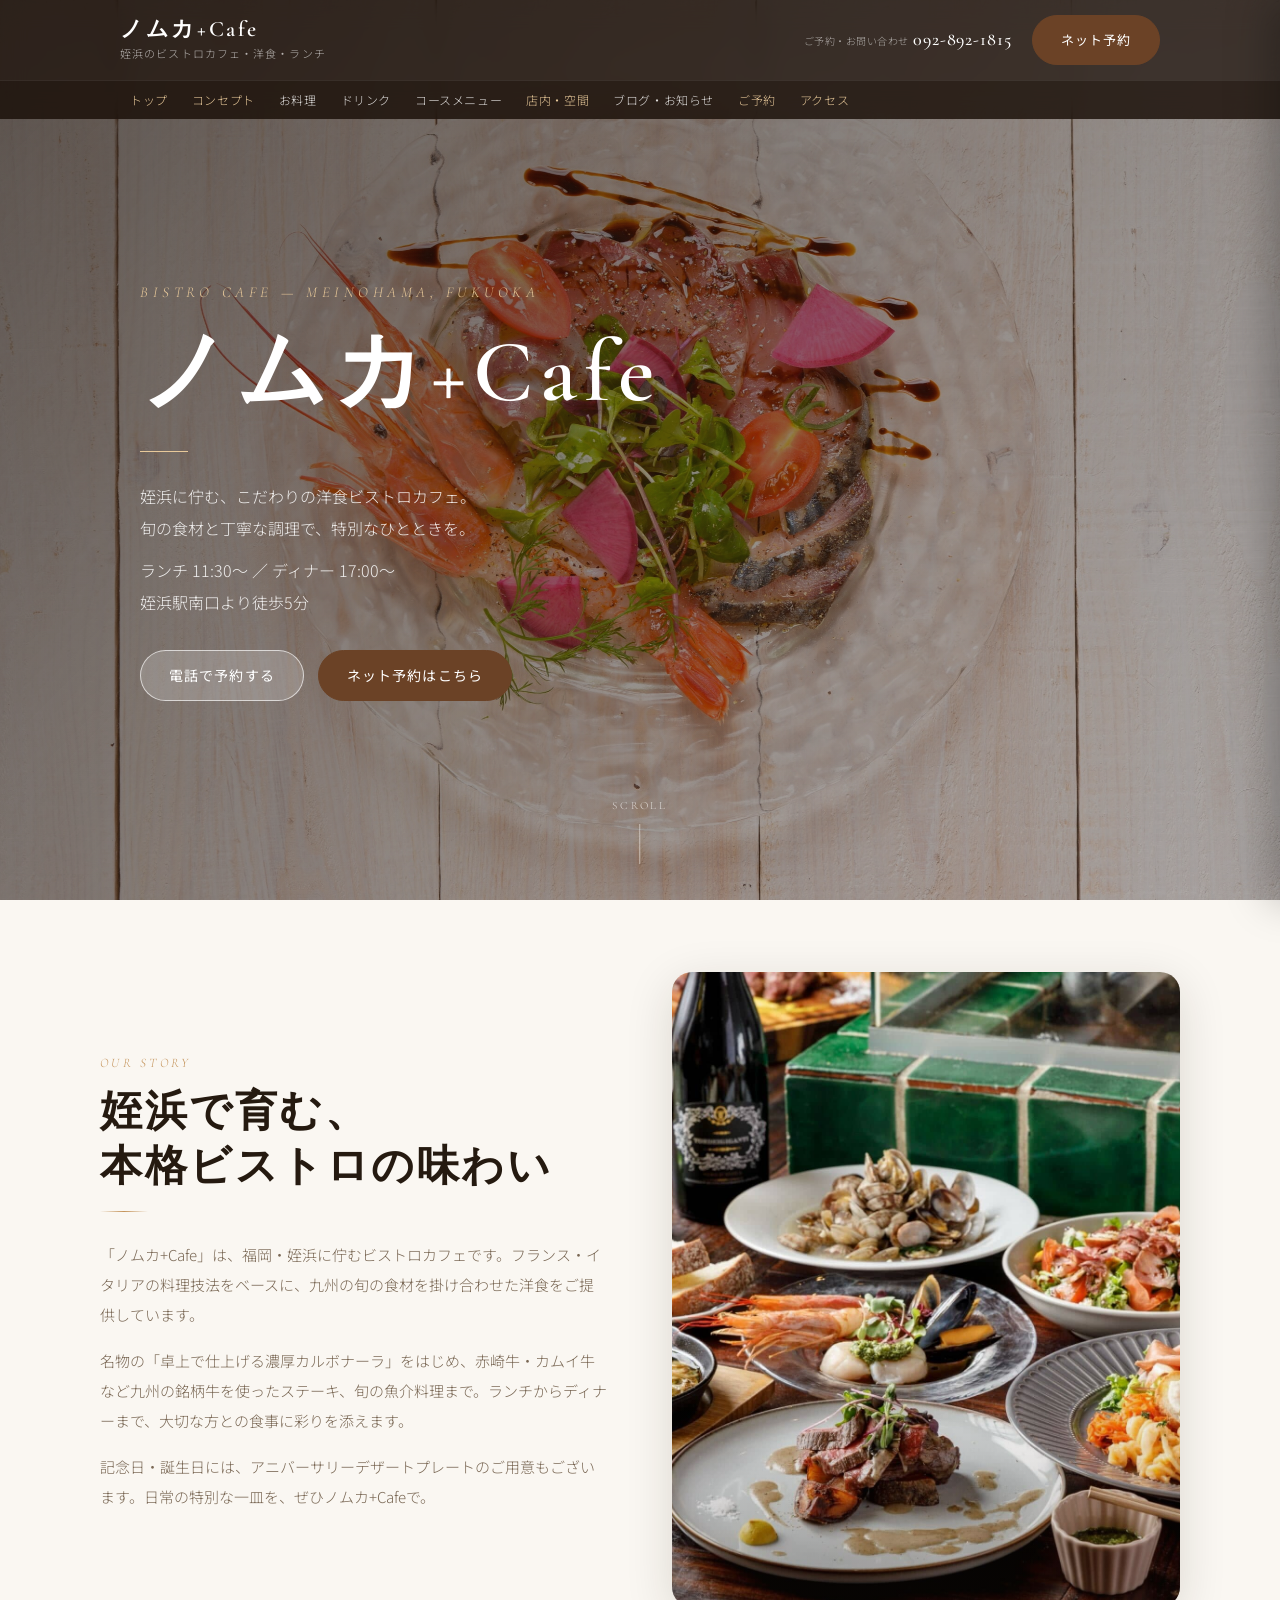
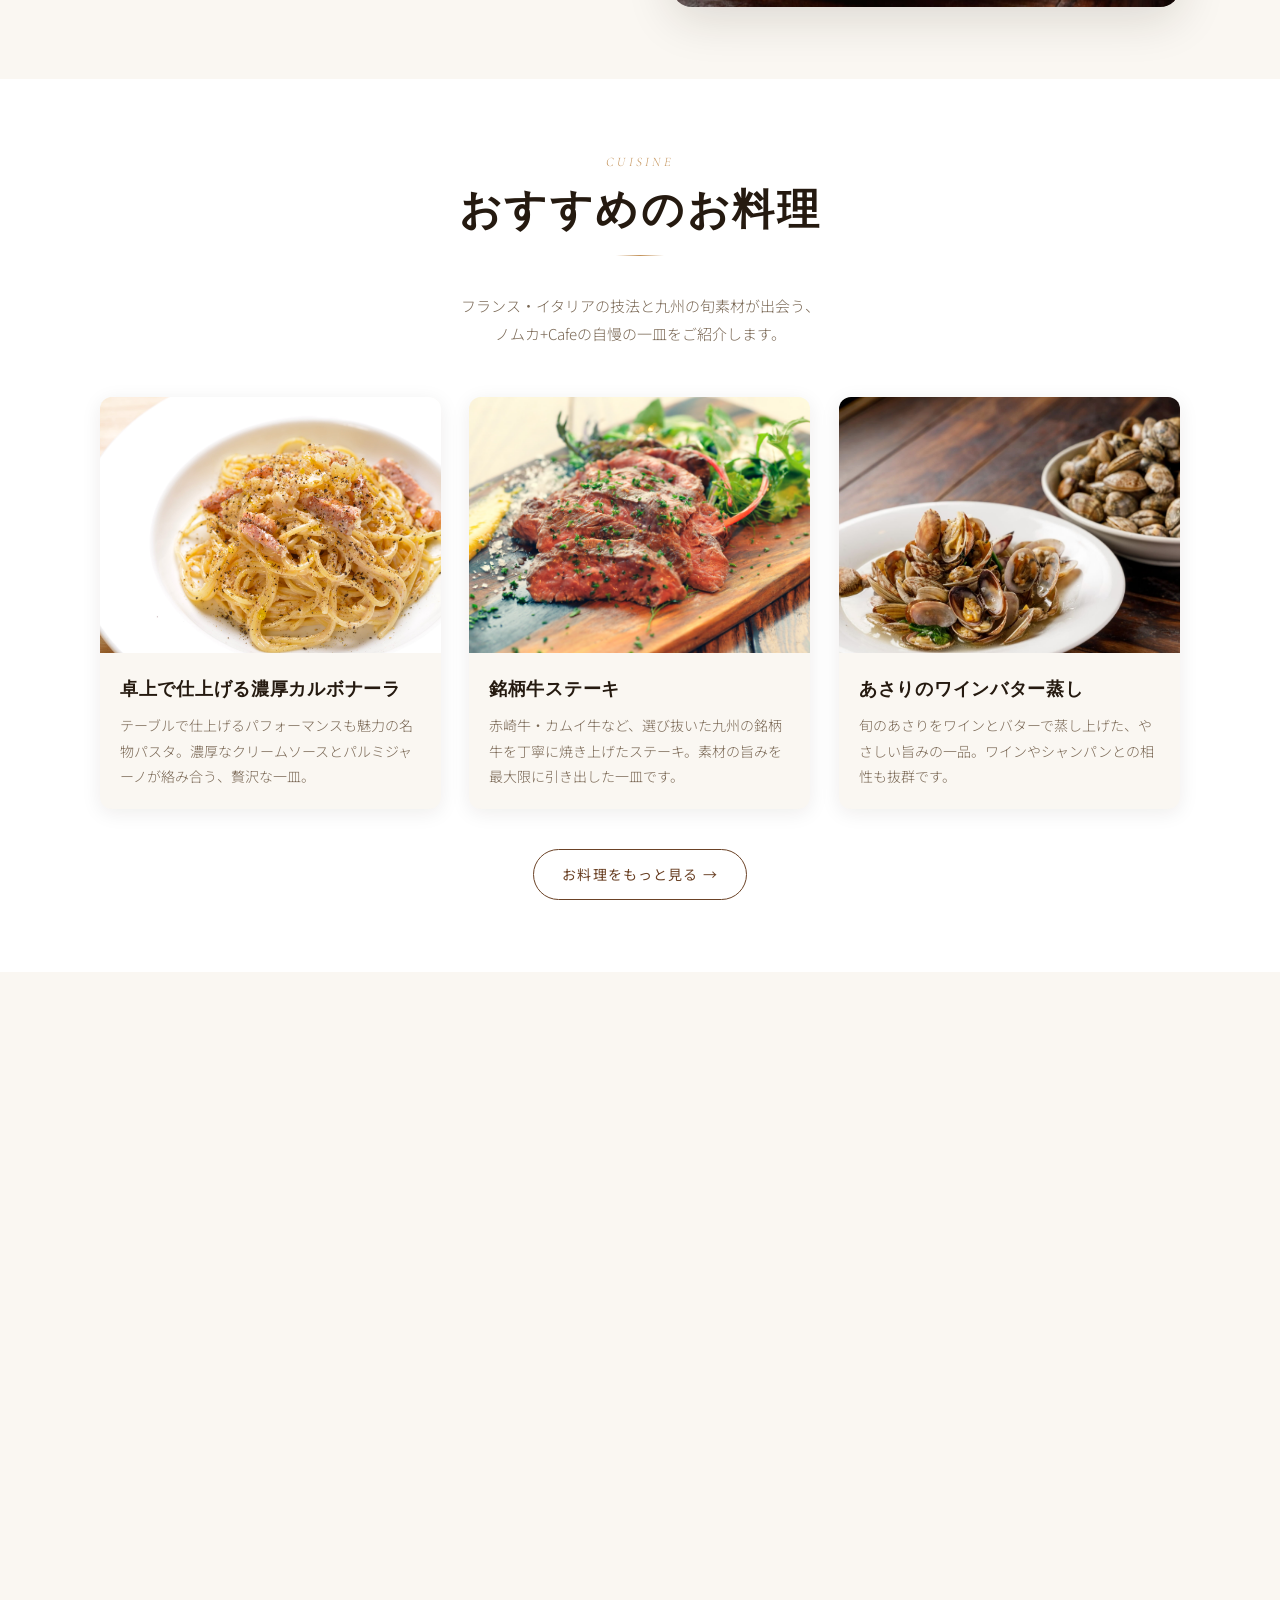
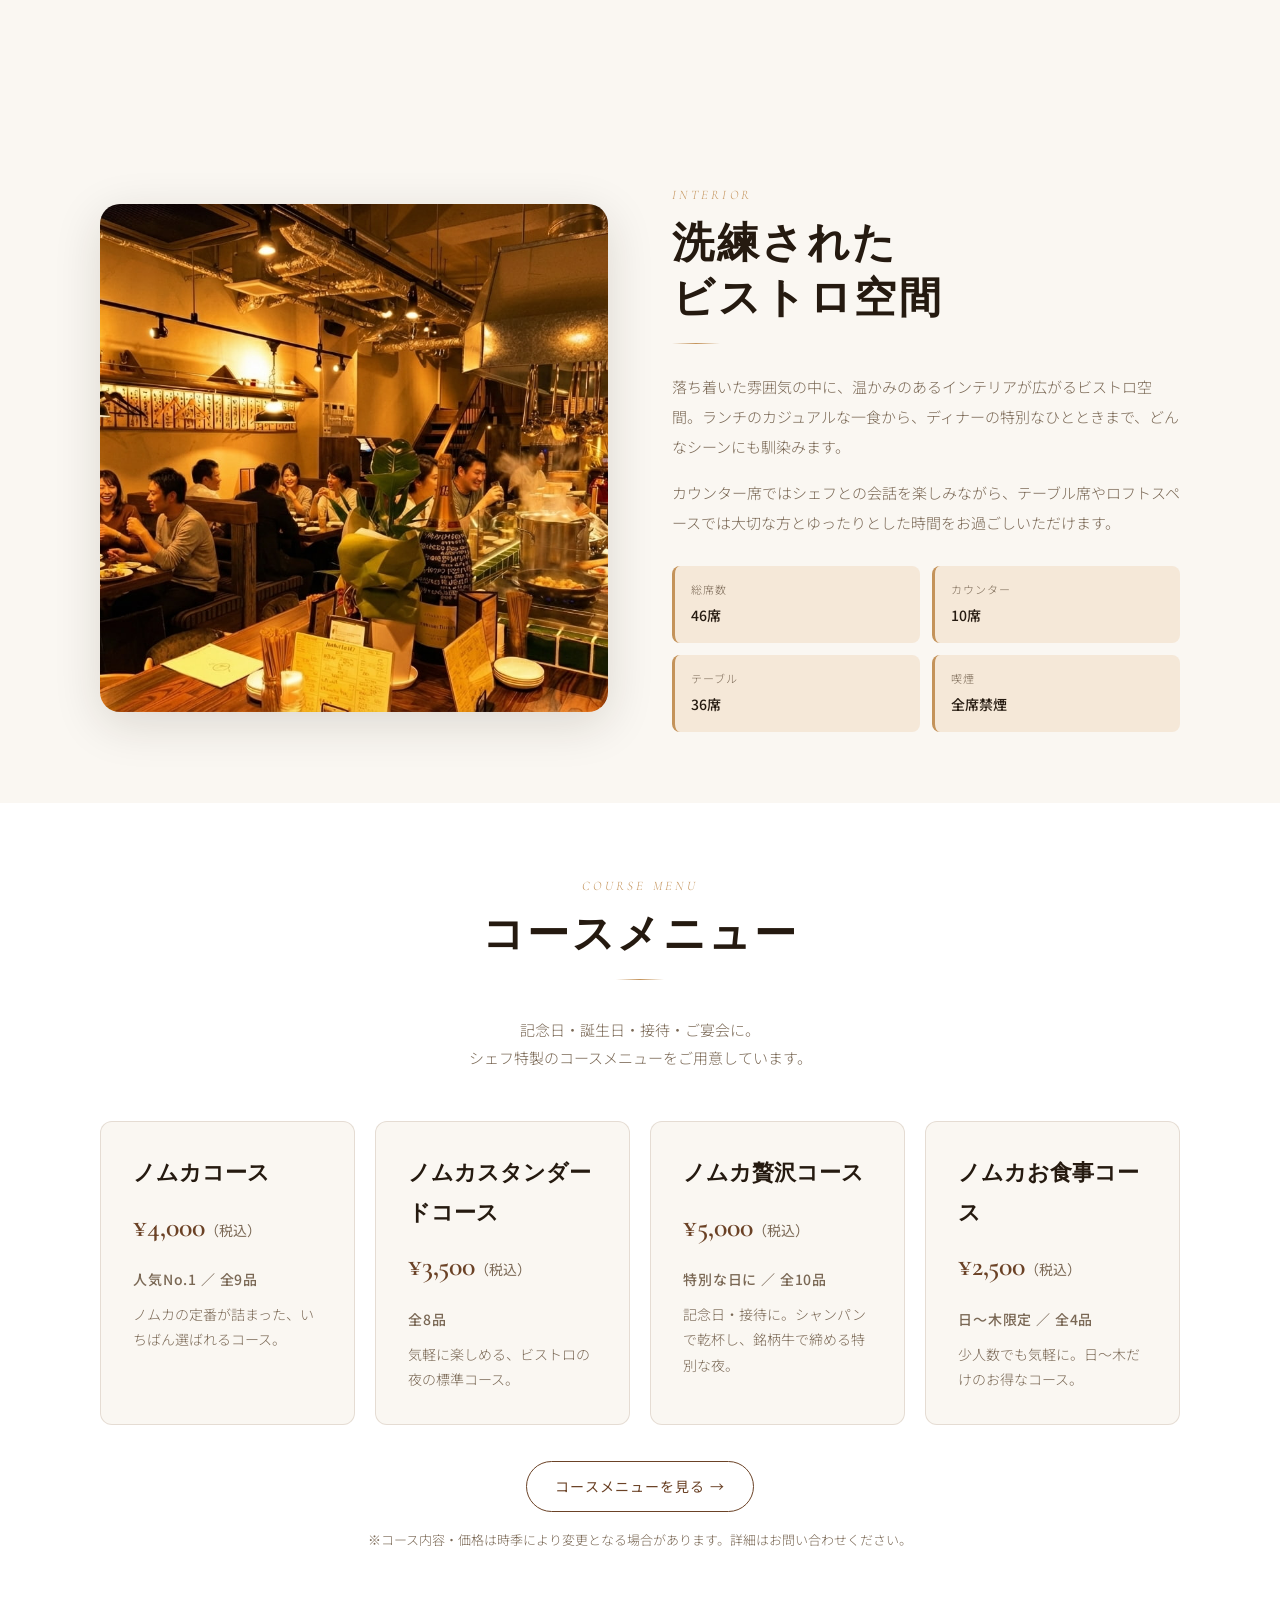
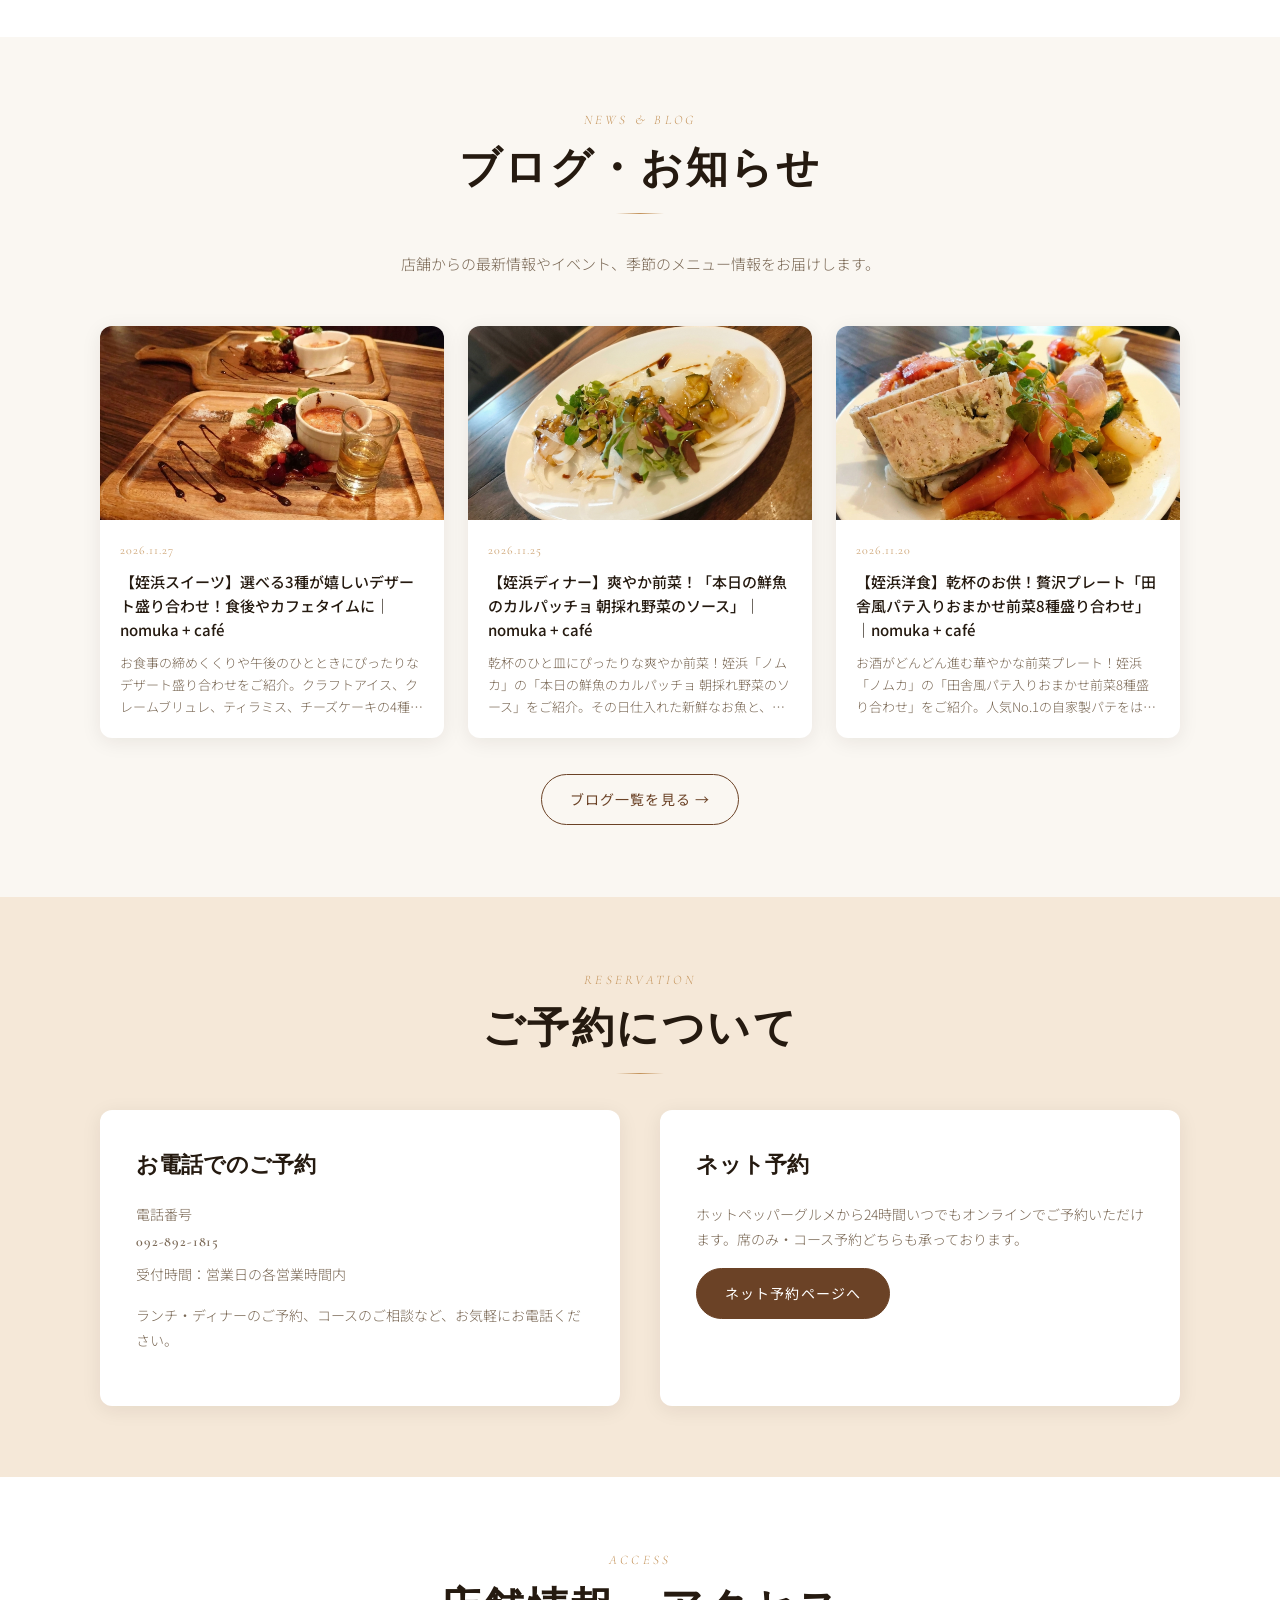
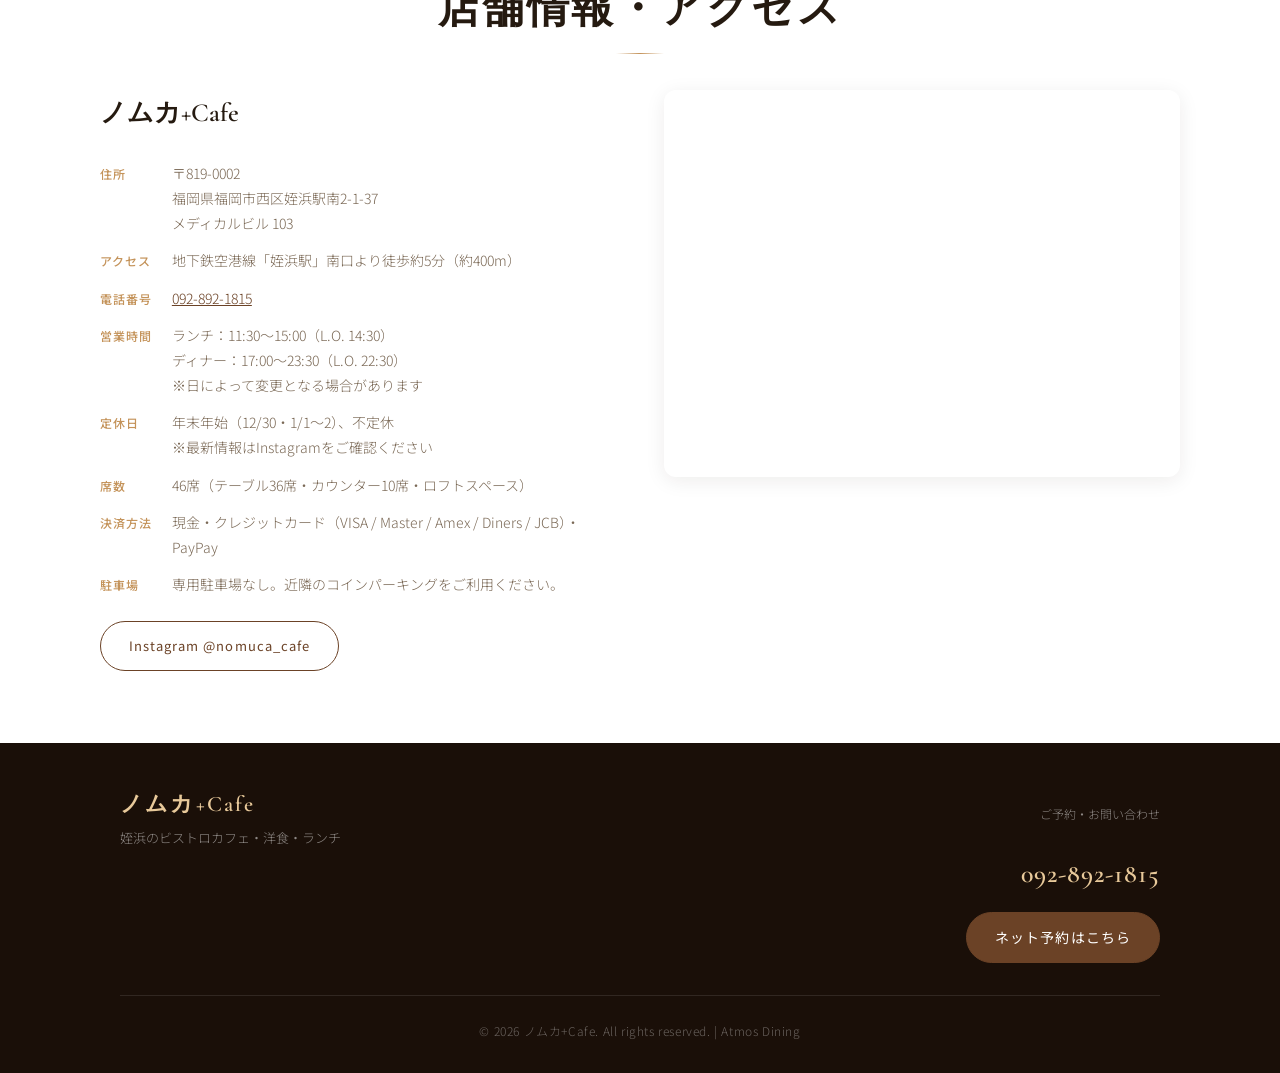
<file: index.html>
<!DOCTYPE html>
<html lang="ja">
<head>
<!-- Google tag (gtag.js) -->
<script async src="https://www.googletagmanager.com/gtag/js?id=G-EHJ7QMNMTC"></script>
<script>
  window.dataLayer = window.dataLayer || [];
  function gtag(){dataLayer.push(arguments);}
  gtag('js', new Date());
  gtag('config', 'G-EHJ7QMNMTC');
</script>
<meta charset="UTF-8">
<title>【公式】ノムカ+Cafe｜姪浜のビストロカフェ・洋食・ランチ・ディナー</title>
<meta name="viewport" content="width=device-width, initial-scale=1">
<meta name="description" content="福岡・姪浜のビストロカフェ「ノムカ+Cafe」。濃厚カルボナーラ・銘柄牛ステーキ・旬の洋食をランチ・ディナーでご提供。姪浜駅南口より徒歩5分。ご予約はお電話またはホットペッパーから。">
<link rel="icon" href="./favicon.ico">

<!-- Google Fonts -->
<link rel="preconnect" href="https://fonts.googleapis.com">
<link rel="preconnect" href="https://fonts.gstatic.com" crossorigin>
<link href="https://fonts.googleapis.com/css2?family=Cormorant+Garamond:ital,wght@0,400;0,500;0,600;1,400;1,500&family=Noto+Sans+JP:wght@300;400;500&display=swap" rel="stylesheet">

<link rel="stylesheet" href="./style.css">

<!-- 構造化データ：Restaurant -->
<script type="application/ld+json">
{
  "@context": "https://schema.org",
  "@type": "Restaurant",
  "name": "ノムカ+Cafe",
  "image": "https://nomuka-cafe.com/images/hero-1.jpg",
  "url": "https://nomuka-cafe.com/",
  "telephone": "092-892-1815",
  "servesCuisine": ["イタリアン","フレンチ","洋食","ビストロ","カフェ"],
  "priceRange": "￥￥",
  "hasMenu": "https://nomuka-cafe.com/menu.html",
  "reservationUrl": "https://www.hotpepper.jp/strJ001162586/",
  "acceptsReservations": true,
  "currenciesAccepted": "JPY",
  "paymentAccepted": "現金, クレジットカード, PayPay",
  "publicAccess": true,
  "smokingAllowed": false,
  "hasMap": "https://maps.app.goo.gl/DtW5cvvBYg1HdYsL7",
  "sameAs": ["https://www.instagram.com/nomuca_cafe/"],
  "address": {
    "@type": "PostalAddress",
    "streetAddress": "姪浜駅南2-1-37 メディカルビル103",
    "addressLocality": "福岡市西区",
    "addressRegion": "福岡県",
    "postalCode": "819-0002",
    "addressCountry": "JP"
  },
  "geo": {
    "@type": "GeoCoordinates",
    "latitude": 33.5838,
    "longitude": 130.3329
  },
  "openingHoursSpecification": [
    {
      "@type": "OpeningHoursSpecification",
      "dayOfWeek": ["Monday","Tuesday","Wednesday","Thursday","Friday","Saturday","Sunday"],
      "opens": "11:30",
      "closes": "15:00"
    },
    {
      "@type": "OpeningHoursSpecification",
      "dayOfWeek": ["Monday","Tuesday","Wednesday","Thursday","Friday","Saturday","Sunday"],
      "opens": "17:00",
      "closes": "23:30"
    }
  ]
}
</script>

<!-- 構造化データ：FAQ（AEO対策） -->
<script type="application/ld+json">
{
  "@context": "https://schema.org",
  "@type": "FAQPage",
  "mainEntity": [
    {
      "@type": "Question",
      "name": "ノムカ+Cafeの営業時間は？",
      "acceptedAnswer": {
        "@type": "Answer",
        "text": "ランチは11:30〜15:00（L.O. 14:30）、ディナーは17:00〜23:30（L.O. 22:30）営業しています。"
      }
    },
    {
      "@type": "Question",
      "name": "ノムカ+Cafeはどこにありますか？",
      "acceptedAnswer": {
        "@type": "Answer",
        "text": "福岡県福岡市西区姪浜駅南2-1-37 メディカルビル103にあります。地下鉄空港線「姪浜駅」南口より徒歩約5分です。"
      }
    },
    {
      "@type": "Question",
      "name": "ノムカ+Cafeの予約はできますか？",
      "acceptedAnswer": {
        "@type": "Answer",
        "text": "はい、お電話（092-892-1815）またはホットペッパーグルメのネット予約にてご予約いただけます。"
      }
    },
    {
      "@type": "Question",
      "name": "ノムカ+Cafeの定休日はいつですか？",
      "acceptedAnswer": {
        "@type": "Answer",
        "text": "年末年始（12月30日・1月1日〜2日）のほか不定休です。最新情報はInstagram（@nomuca_cafe）でご確認ください。"
      }
    },
    {
      "@type": "Question",
      "name": "ノムカ+Cafeに駐車場はありますか？",
      "acceptedAnswer": {
        "@type": "Answer",
        "text": "専用駐車場はございません。近隣のコインパーキングをご利用ください。"
      }
    },
    {
      "@type": "Question",
      "name": "ノムカ+Cafeで使える支払い方法は？",
      "acceptedAnswer": {
        "@type": "Answer",
        "text": "現金・クレジットカード（VISA・Mastercard・Amex・Diners・JCB）・PayPayに対応しています。"
      }
    },
    {
      "@type": "Question",
      "name": "ノムカ+Cafeの名物メニューは？",
      "acceptedAnswer": {
        "@type": "Answer",
        "text": "卓上で仕上げる濃厚カルボナーラや、赤崎牛・カムイ牛などの銘柄牛ステーキが人気です。フランス料理・イタリア料理をベースにした洋食をご用意しています。"
      }
    },
    {
      "@type": "Question",
      "name": "ノムカ+Cafeは何席ありますか？",
      "acceptedAnswer": {
        "@type": "Answer",
        "text": "テーブル席36席・カウンター席10席・ロフトスペースを含む計46席ございます。お子様連れも歓迎、全席禁煙です。"
      }
    }
  ]
}
</script>

<!-- OGP -->
<meta property="og:type" content="website">
<meta property="og:site_name" content="ノムカ+Cafe">
<meta property="og:title" content="【公式】ノムカ+Cafe｜姪浜のビストロカフェ・洋食・ランチ・ディナー">
<meta property="og:description" content="福岡・姪浜のビストロカフェ。濃厚カルボナーラ・銘柄牛ステーキ・旬の洋食。姪浜駅南口より徒歩5分。">
<meta property="og:url" content="https://nomuka-cafe.com/">
<meta property="og:image" content="https://nomuka-cafe.com/images/hero-1.jpg">
<meta property="og:image:width" content="1200">
<meta property="og:image:height" content="630">
<meta name="twitter:card" content="summary_large_image">
<link rel="canonical" href="https://nomuka-cafe.com/">
<script src="vendor/blog-security.js"></script>
</head>

<body class="is-home" data-page="home">
<div id="top"></div>

<!-- 共通ヘッダー差し込み先 -->
<div id="shared-header"></div>

<main id="main">

  <!-- ========== HERO ========== -->
  <section class="hero">
    <div class="hero-slides" aria-hidden="true">
      <div class="hero-slide hero-slide-1 is-active"></div>
      <div class="hero-slide hero-slide-2"></div>
      <div class="hero-slide hero-slide-3"></div>
    </div>

    <div class="hero-inner">
      <p class="hero-eyebrow">Bistro Cafe — Meinohama, Fukuoka</p>
      <h1 class="hero-title">ノムカ+Cafe</h1>
      <div class="hero-divider"></div>
      <p class="hero-lead">
        姪浜に佇む、こだわりの洋食ビストロカフェ。<br>
        旬の食材と丁寧な調理で、特別なひとときを。
      </p>
      <p class="hero-lead">
        ランチ 11:30〜 ／ ディナー 17:00〜<br>
        姪浜駅南口より徒歩5分
      </p>
      <div class="hero-actions">
        <a href="tel:0928921815" class="btn-secondary"
          onclick="gtag('event','click_tel',{event_label:'hero_tel'});">
          電話で予約する
        </a>
        <a href="https://www.hotpepper.jp/strJ001162586/"
          target="_blank" rel="noopener" class="btn-primary"
          onclick="gtag('event','click_reserve',{event_label:'hero_reserve'});">
          ネット予約はこちら
        </a>
      </div>
    </div>

    <a href="#concept" class="scroll-indicator" aria-label="次のセクションへスクロール">
      <span class="scroll-indicator__text">Scroll</span>
      <span class="scroll-indicator__line"></span>
    </a>
  </section>

  <!-- ========== CONCEPT ========== -->
  <section id="concept" class="section concept">
    <div class="section-inner concept-inner">
      <div class="concept-text reveal-left">
        <span class="section-eyebrow">Our Story</span>
        <h2 class="section-title">姪浜で育む、<br>本格ビストロの味わい</h2>
        <div class="section-divider" style="margin-left:0;"></div>
        <p>「ノムカ+Cafe」は、福岡・姪浜に佇むビストロカフェです。フランス・イタリアの料理技法をベースに、九州の旬の食材を掛け合わせた洋食をご提供しています。</p>
        <p>名物の「卓上で仕上げる濃厚カルボナーラ」をはじめ、赤崎牛・カムイ牛など九州の銘柄牛を使ったステーキ、旬の魚介料理まで。ランチからディナーまで、大切な方との食事に彩りを添えます。</p>
        <p>記念日・誕生日には、アニバーサリーデザートプレートのご用意もございます。日常の特別な一皿を、ぜひノムカ+Cafeで。</p>
      </div>
      <div class="concept-image-wrap reveal-right">
        <div class="concept-main-image"></div>
      </div>
    </div>
  </section>

  <!-- ========== SIGNATURE DISHES ========== -->
  <section id="menu" class="section signature">
    <div class="section-inner">
      <span class="section-eyebrow">Cuisine</span>
      <h2 class="section-title">おすすめのお料理</h2>
      <div class="section-divider"></div>
      <p class="section-lead">
        フランス・イタリアの技法と九州の旬素材が出会う、<br>
        ノムカ+Cafeの自慢の一皿をご紹介します。
      </p>

      <div class="dish-grid stagger">
        <article class="dish-card reveal-up">
          <div class="dish-card-img-wrap">
            <div class="dish-card-image dish-image-1"></div>
          </div>
          <div class="dish-card-body">
            <h3>卓上で仕上げる濃厚カルボナーラ</h3>
            <p>テーブルで仕上げるパフォーマンスも魅力の名物パスタ。濃厚なクリームソースとパルミジャーノが絡み合う、贅沢な一皿。</p>
          </div>
        </article>
        <article class="dish-card reveal-up">
          <div class="dish-card-img-wrap">
            <div class="dish-card-image dish-image-2"></div>
          </div>
          <div class="dish-card-body">
            <h3>銘柄牛ステーキ</h3>
            <p>赤崎牛・カムイ牛など、選び抜いた九州の銘柄牛を丁寧に焼き上げたステーキ。素材の旨みを最大限に引き出した一皿です。</p>
          </div>
        </article>
        <article class="dish-card reveal-up">
          <div class="dish-card-img-wrap">
            <div class="dish-card-image dish-image-3"></div>
          </div>
          <div class="dish-card-body">
            <h3>あさりのワインバター蒸し</h3>
            <p>旬のあさりをワインとバターで蒸し上げた、やさしい旨みの一品。ワインやシャンパンとの相性も抜群です。</p>
          </div>
        </article>
      </div>

      <div class="more-link" style="margin-top:40px;">
        <a href="/menu.html" class="btn-secondary">お料理をもっと見る →</a>
      </div>
    </div>
  </section>

  <!-- ========== DRINKS ========== -->
  <section id="drink" class="section drinks">
    <div class="section-inner">
      <span class="section-eyebrow">Wine &amp; Drinks</span>
      <h2 class="section-title">ワイン &amp; ドリンク</h2>
      <div class="section-divider"></div>
      <p class="section-lead">
        料理に寄り添うワインから、クラフトビール、カクテルまで。<br>
        大切な人と、最高の一杯を。
      </p>

      <div class="drink-highlights stagger">
        <div class="drink-highlight-card reveal-up">
          <div class="drink-icon">🍷</div>
          <h3>ワイン</h3>
          <p>フランス・イタリアを中心に厳選したワインをグラス・ボトルでご用意。料理との相性で選ぶお手伝いもいたします。</p>
        </div>
        <div class="drink-highlight-card reveal-up">
          <div class="drink-icon">🍺</div>
          <h3>クラフトビール</h3>
          <p>国内外のクラフトビールを季節に合わせてセレクト。洋食とのペアリングをお楽しみください。</p>
        </div>
        <div class="drink-highlight-card reveal-up">
          <div class="drink-icon">🍹</div>
          <h3>カクテル &amp; ソフトドリンク</h3>
          <p>スパークリングカクテルから、お子様向けのノンアルコールドリンクまで幅広くご用意しています。</p>
        </div>
      </div>

      <div class="more-link">
        <a href="/drink.html" class="btn-secondary" style="color:#E8C99A;border-color:#E8C99A;">ドリンクメニューを見る →</a>
      </div>
    </div>
  </section>

  <!-- ========== SPACE ========== -->
  <section id="space" class="section space">
    <div class="section-inner space-inner">
      <div class="space-image-wrap reveal-left">
        <div class="space-main-image"></div>
      </div>
      <div class="space-text reveal-right">
        <span class="section-eyebrow">Interior</span>
        <h2 class="section-title">洗練された<br>ビストロ空間</h2>
        <div class="section-divider" style="margin-left:0;"></div>
        <p>落ち着いた雰囲気の中に、温かみのあるインテリアが広がるビストロ空間。ランチのカジュアルな一食から、ディナーの特別なひとときまで、どんなシーンにも馴染みます。</p>
        <p>カウンター席ではシェフとの会話を楽しみながら、テーブル席やロフトスペースでは大切な方とゆったりとした時間をお過ごしいただけます。</p>

        <div class="space-facts">
          <div class="space-fact">
            <div class="space-fact-label">総席数</div>
            <div class="space-fact-value">46席</div>
          </div>
          <div class="space-fact">
            <div class="space-fact-label">カウンター</div>
            <div class="space-fact-value">10席</div>
          </div>
          <div class="space-fact">
            <div class="space-fact-label">テーブル</div>
            <div class="space-fact-value">36席</div>
          </div>
          <div class="space-fact">
            <div class="space-fact-label">喫煙</div>
            <div class="space-fact-value">全席禁煙</div>
          </div>
        </div>
      </div>
    </div>
  </section>

  <!-- ========== COURSE (HOME PREVIEW) ========== -->
  <section id="course" class="section course-home">
    <div class="section-inner">
      <span class="section-eyebrow">Course Menu</span>
      <h2 class="section-title">コースメニュー</h2>
      <div class="section-divider"></div>
      <p class="section-lead">
        記念日・誕生日・接待・ご宴会に。<br>
        シェフ特製のコースメニューをご用意しています。
      </p>

      <div class="course-home-grid stagger">
        <div class="course-home-card reveal-up">
          <h3>ノムカコース</h3>
          <div class="course-home-price">¥4,000<span>（税込）</span></div>
          <p class="course-home-badge">人気No.1 ／ 全9品</p>
          <p>ノムカの定番が詰まった、いちばん選ばれるコース。</p>
        </div>
        <div class="course-home-card reveal-up">
          <h3>ノムカスタンダードコース</h3>
          <div class="course-home-price">¥3,500<span>（税込）</span></div>
          <p class="course-home-badge">全8品</p>
          <p>気軽に楽しめる、ビストロの夜の標準コース。</p>
        </div>
        <div class="course-home-card reveal-up">
          <h3>ノムカ贅沢コース</h3>
          <div class="course-home-price">¥5,000<span>（税込）</span></div>
          <p class="course-home-badge">特別な日に ／ 全10品</p>
          <p>記念日・接待に。シャンパンで乾杯し、銘柄牛で締める特別な夜。</p>
        </div>
        <div class="course-home-card reveal-up">
          <h3>ノムカお食事コース</h3>
          <div class="course-home-price">¥2,500<span>（税込）</span></div>
          <p class="course-home-badge">日〜木限定 ／ 全4品</p>
          <p>少人数でも気軽に。日〜木だけのお得なコース。</p>
        </div>
      </div>

      <div class="more-link" style="margin-top:36px;">
        <a href="/course.html" class="btn-secondary">コースメニューを見る →</a>
      </div>
      <p style="text-align:center;font-size:13px;color:var(--text-sub);margin-top:16px;">
        ※コース内容・価格は時季により変更となる場合があります。詳細はお問い合わせください。
      </p>
    </div>
  </section>

  <!-- ========== BLOG ========== -->
  <section id="blog" class="section blog">
    <div class="section-inner">
      <span class="section-eyebrow">News &amp; Blog</span>
      <h2 class="section-title">ブログ・お知らせ</h2>
      <div class="section-divider"></div>
      <p class="section-lead">店舗からの最新情報やイベント、季節のメニュー情報をお届けします。</p>

      <div class="blog-grid stagger" id="blog-latest-grid">
        <article class="blog-card">
          <a href="/blog/">
            <div class="blog-image"></div>
            <div class="blog-body">
              <h3 class="blog-title">ブログ一覧を見る</h3>
              <p class="blog-excerpt">最新情報やおすすめ記事を掲載しています。</p>
            </div>
          </a>
        </article>
      </div>

      <div class="more-link" style="margin-top:36px;">
        <a href="/blog/" class="btn-secondary">ブログ一覧を見る →</a>
      </div>
    </div>
  </section>

  <!-- 共通フッター差し込み先 -->
  <div id="shared-bottom"></div>

  <!-- ページトップ -->
  <a href="#top" class="page-top" aria-label="ページの先頭へ戻る">↑</a>

</main>

<script src="./common.js"></script>
<script>
/* ヒーロー スライドショー (Ken Burns付き) */
(function () {
  const slides = document.querySelectorAll('.hero-slide');
  if (slides.length < 2) return;
  let current = 0;

  // 初期: 1枚目を z=1 に
  slides[0].style.zIndex = 1;

  setInterval(function () {
    const next = (current + 1) % slides.length;

    // 次スライドを最前面(z=2)に持ってきてフェードイン
    slides[next].style.zIndex = 2;
    slides[next].classList.add('is-active');

    const prev = current;
    setTimeout(function () {
      // 前スライドをフェードアウトして背面へ
      slides[prev].classList.remove('is-active');
      slides[prev].style.zIndex = 0;
      // 現スライドを z=1 に下げる → 次の遷移で必ず z=2 が上に来る
      // （3→1 のループ時も同様に正しく動作）
      slides[next].style.zIndex = 1;
    }, 1800);                                // transition 1.8s 後

    current = next;
  }, 5000);                                 // 5秒ごとに切り替え
})();

/* トップ：ブログ最新3件を自動表示 */
(function () {
  const grid = document.getElementById('blog-latest-grid');
  if (!grid) return;

  function esc(s) {
    return String(s ?? '').replaceAll('&','&amp;').replaceAll('<','&lt;')
      .replaceAll('>','&gt;').replaceAll('"','&quot;').replaceAll("'","&#39;");
  }
  function fmtDate(d) {
    const m = String(d || '').match(/^(\d{4})-(\d{2})-(\d{2})$/);
    return m ? `${m[1]}.${m[2]}.${m[3]}` : esc(d || '');
  }

  fetch('./blog/posts.json', { cache: 'no-store' })
    .then(r => { if (!r.ok) throw new Error(); return r.json(); })
    .then(data => {
      const posts = data.posts ?? data;
      if (!Array.isArray(posts)) throw new Error();
      posts.sort((a, b) => String(b.date || '').localeCompare(String(a.date || '')));
      const top3 = posts.slice(0, 3);
      if (top3.length === 0) throw new Error();
      grid.innerHTML = '';
      top3.forEach(p => {
        // posts.json のパスは blog/ 基準 (../images/xxx.jpg)
        // index.html はルート基準なので ../images/ → ./images/ に変換
        const img = p.image
          ? String(p.image)
              .replace(/^\.\.\//, './')      // ../images/ → ./images/
              .replace(/^\.\/(?!images)/, './blog/')  // ./xxx → ./blog/xxx (images以外)
          : '';
        const bg  = img ? `background-image:url('${esc(BlogSecurity.imageURL(img))}');` : '';
        const el  = document.createElement('article');
        el.className = 'blog-card';
        el.innerHTML = `
          <a href="/blog/posts/post.html?slug=${encodeURIComponent(p.slug)}">
            <div class="blog-image" style="${bg}"></div>
            <div class="blog-body">
              <time class="blog-date" datetime="${esc(p.date)}">${fmtDate(p.date)}</time>
              <h3 class="blog-title">${esc(p.title)}</h3>
              <p class="blog-excerpt">${esc(p.excerpt)}</p>
            </div>
          </a>`;
        grid.appendChild(el);
      });
    })
    .catch(() => {
      grid.innerHTML = `
        <article class="blog-card">
          <a href="/blog/">
            <div class="blog-image"></div>
            <div class="blog-body">
              <h3 class="blog-title">ブログ一覧を見る</h3>
              <p class="blog-excerpt">最新情報やおすすめ記事を掲載しています。</p>
            </div>
          </a>
        </article>`;
    });
})();
</script>

</body>
</html>
</file>
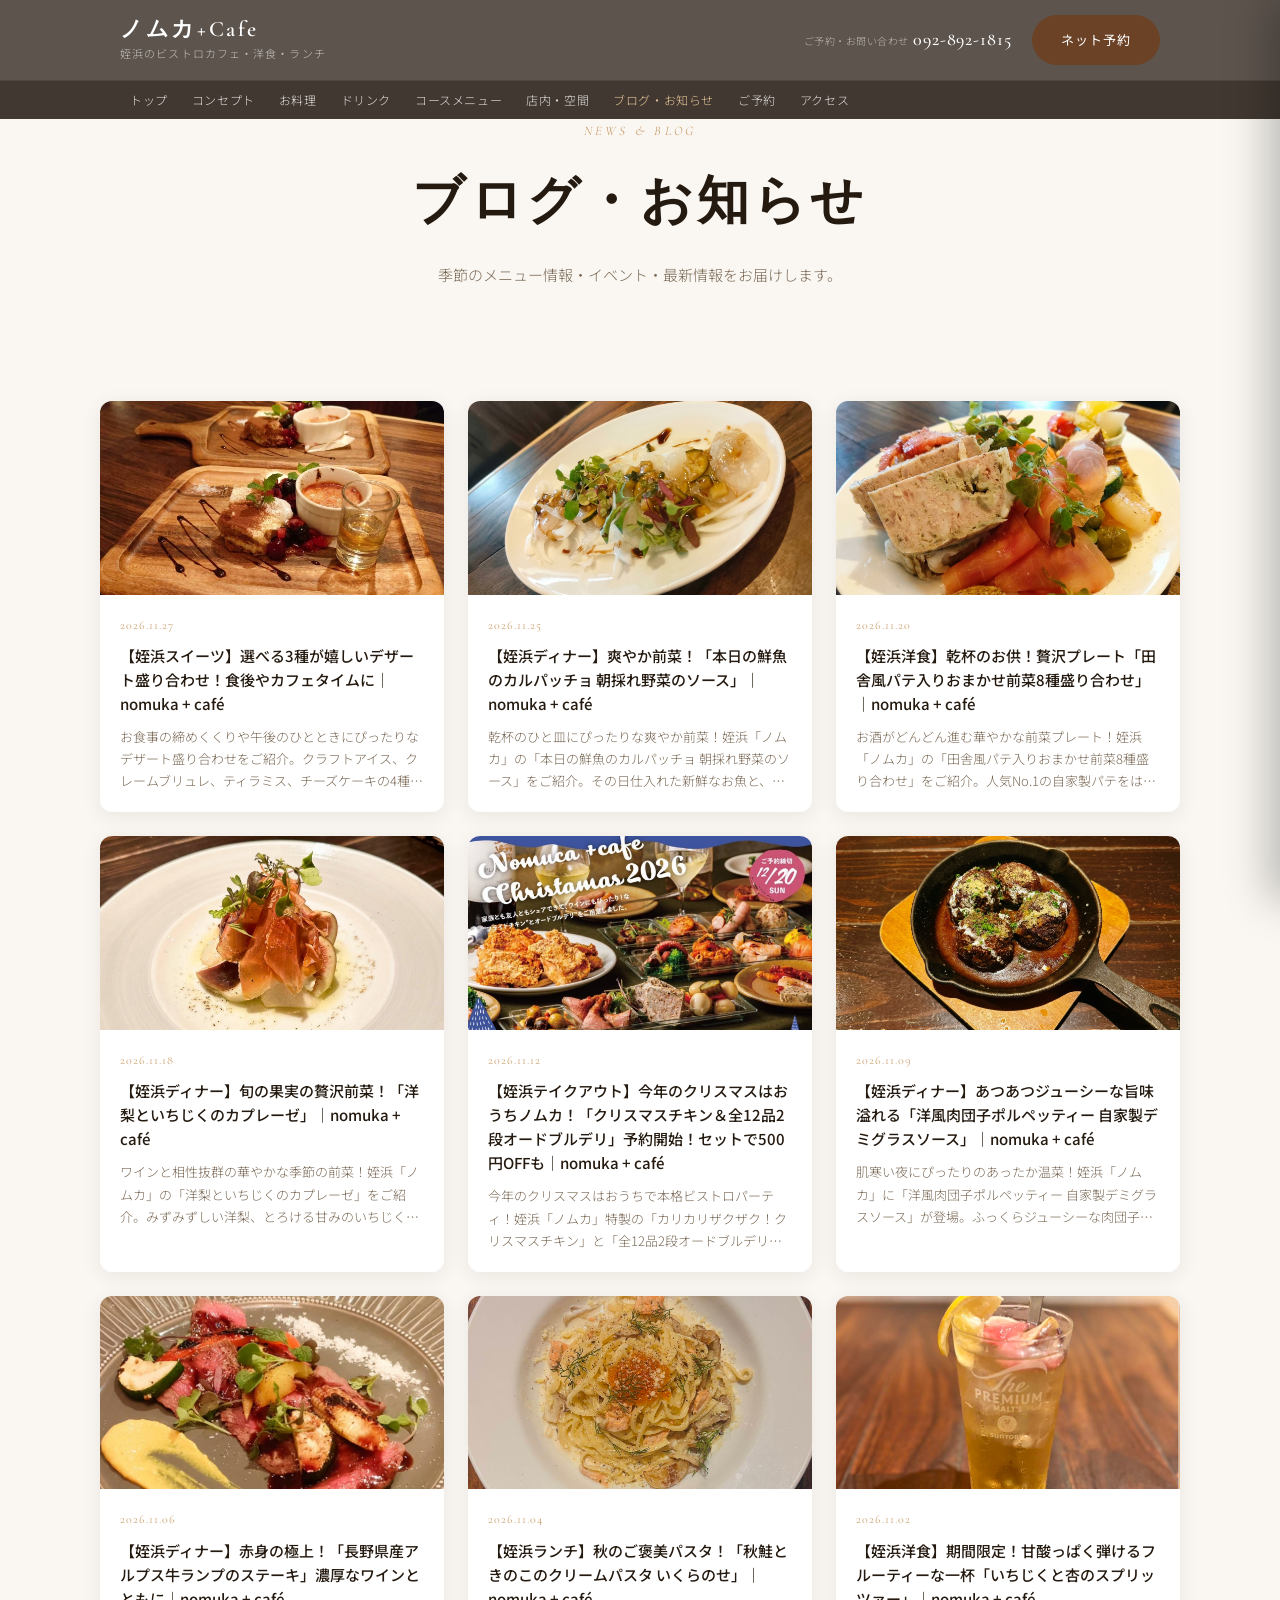
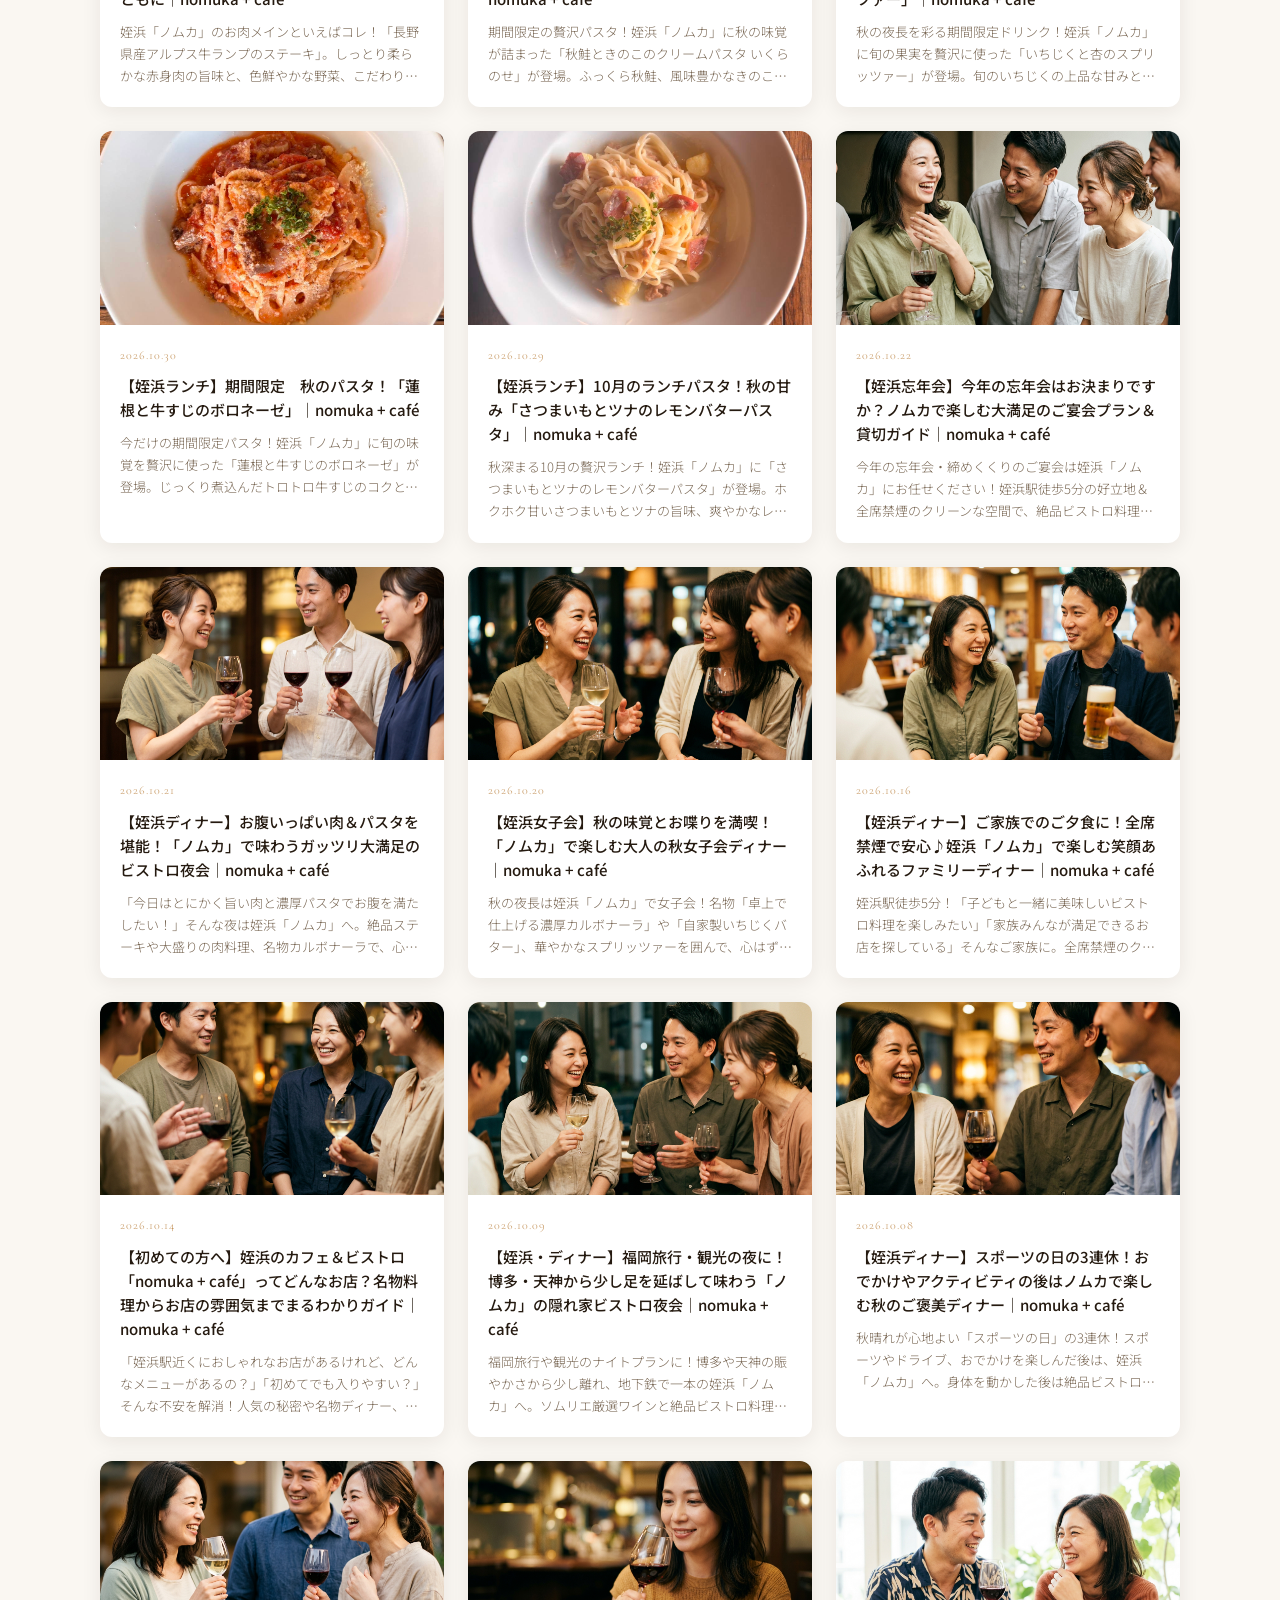
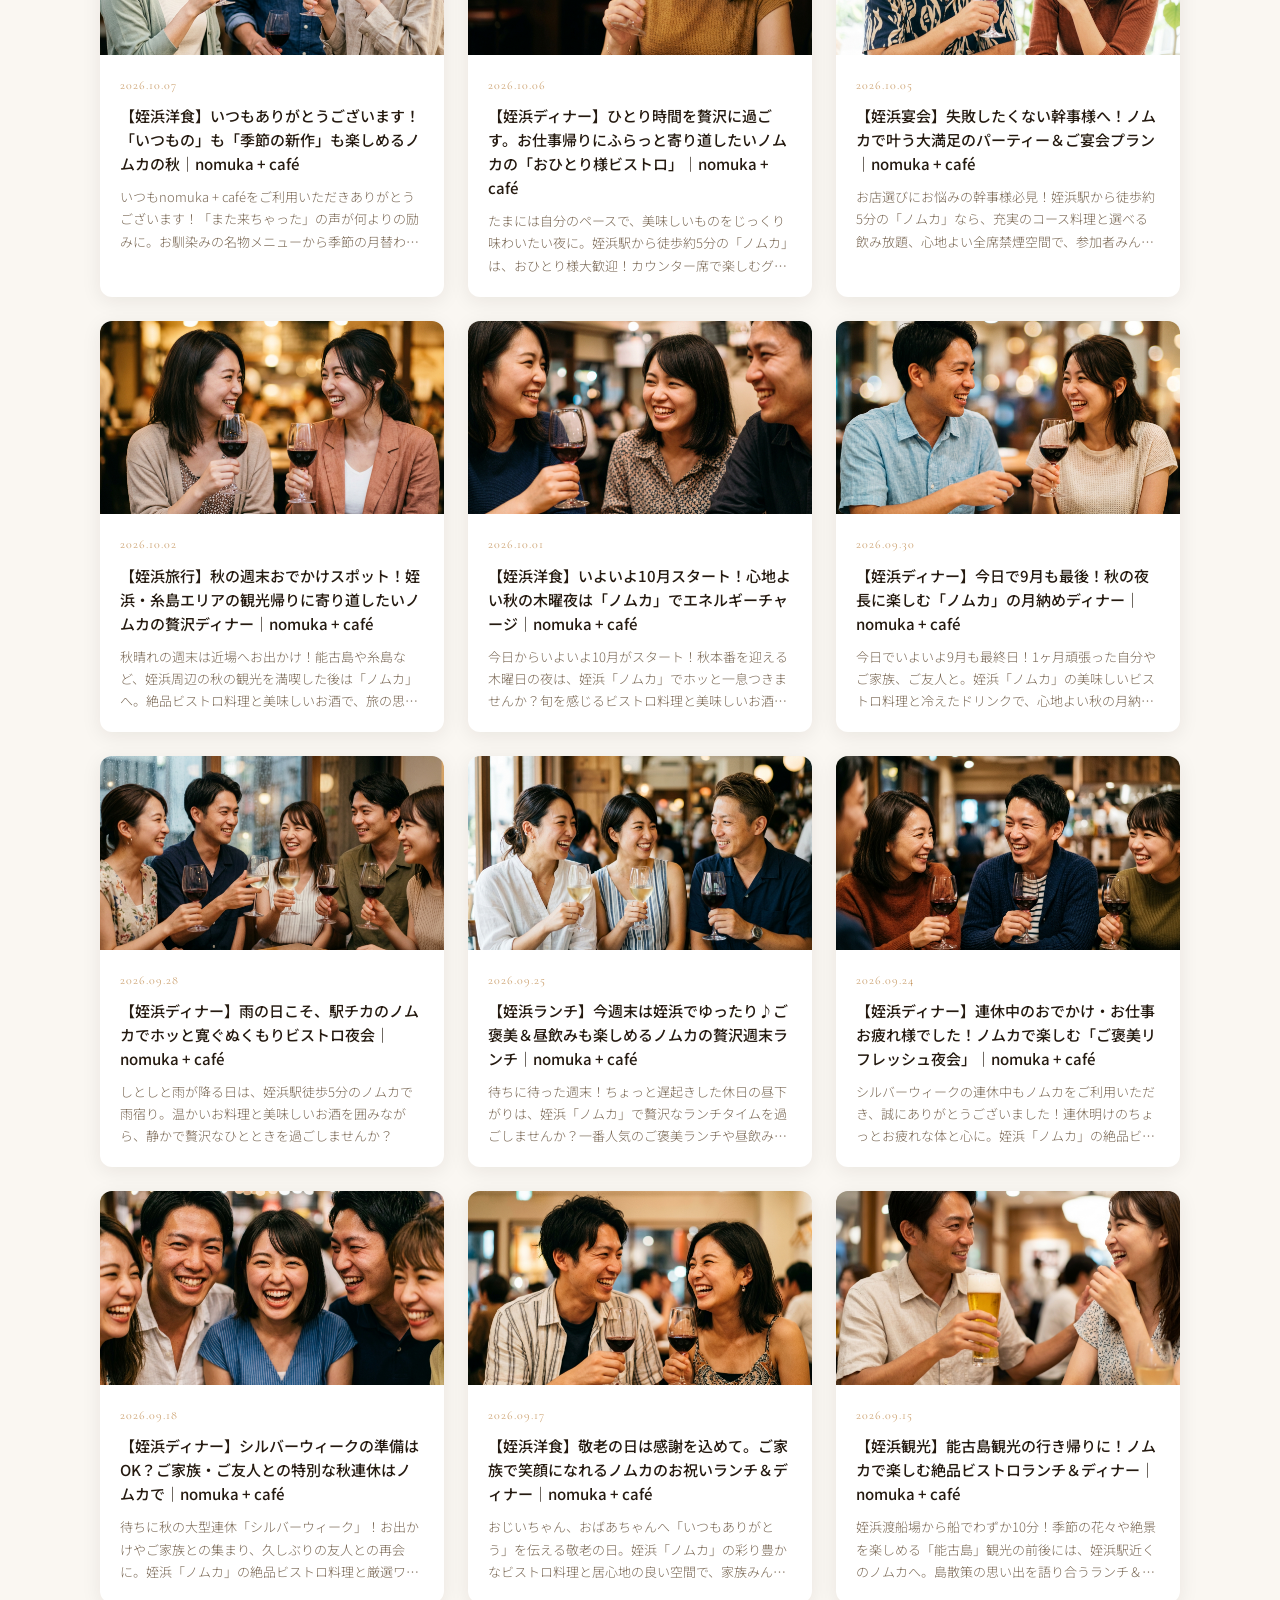
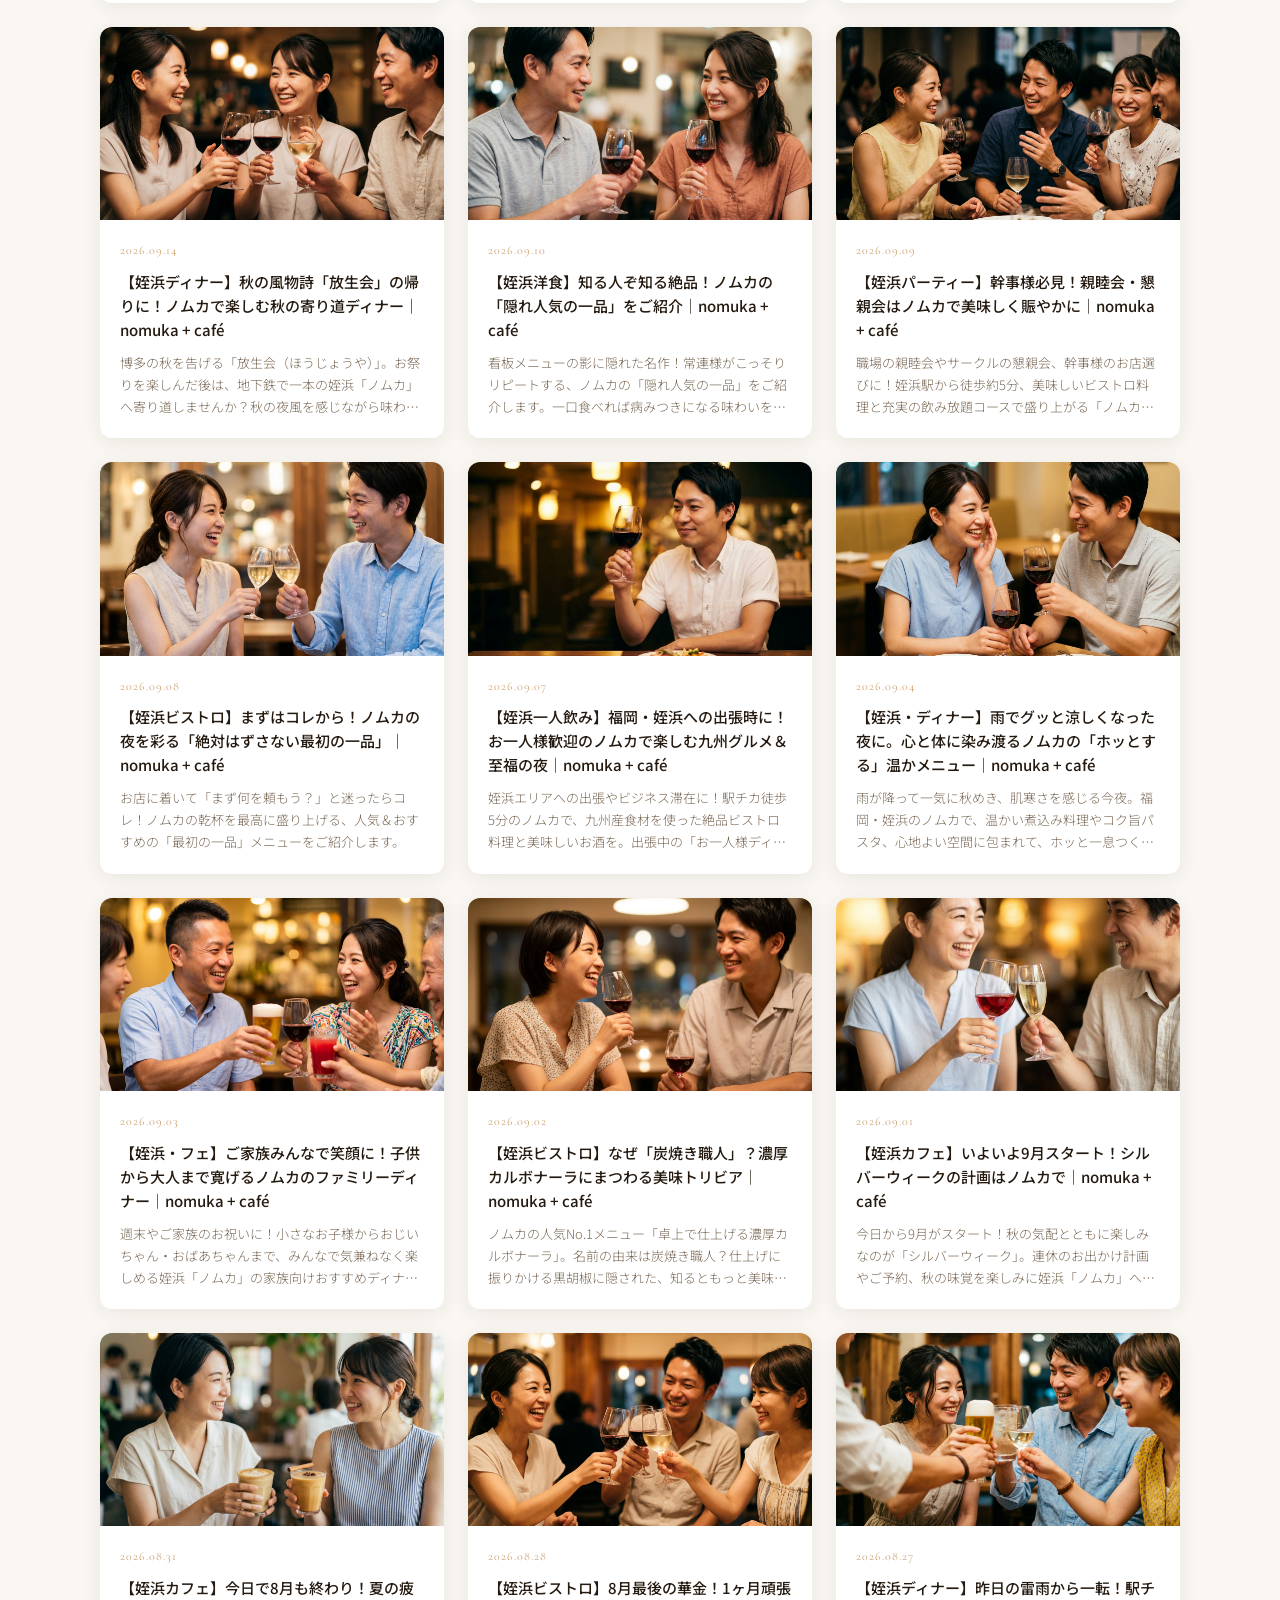
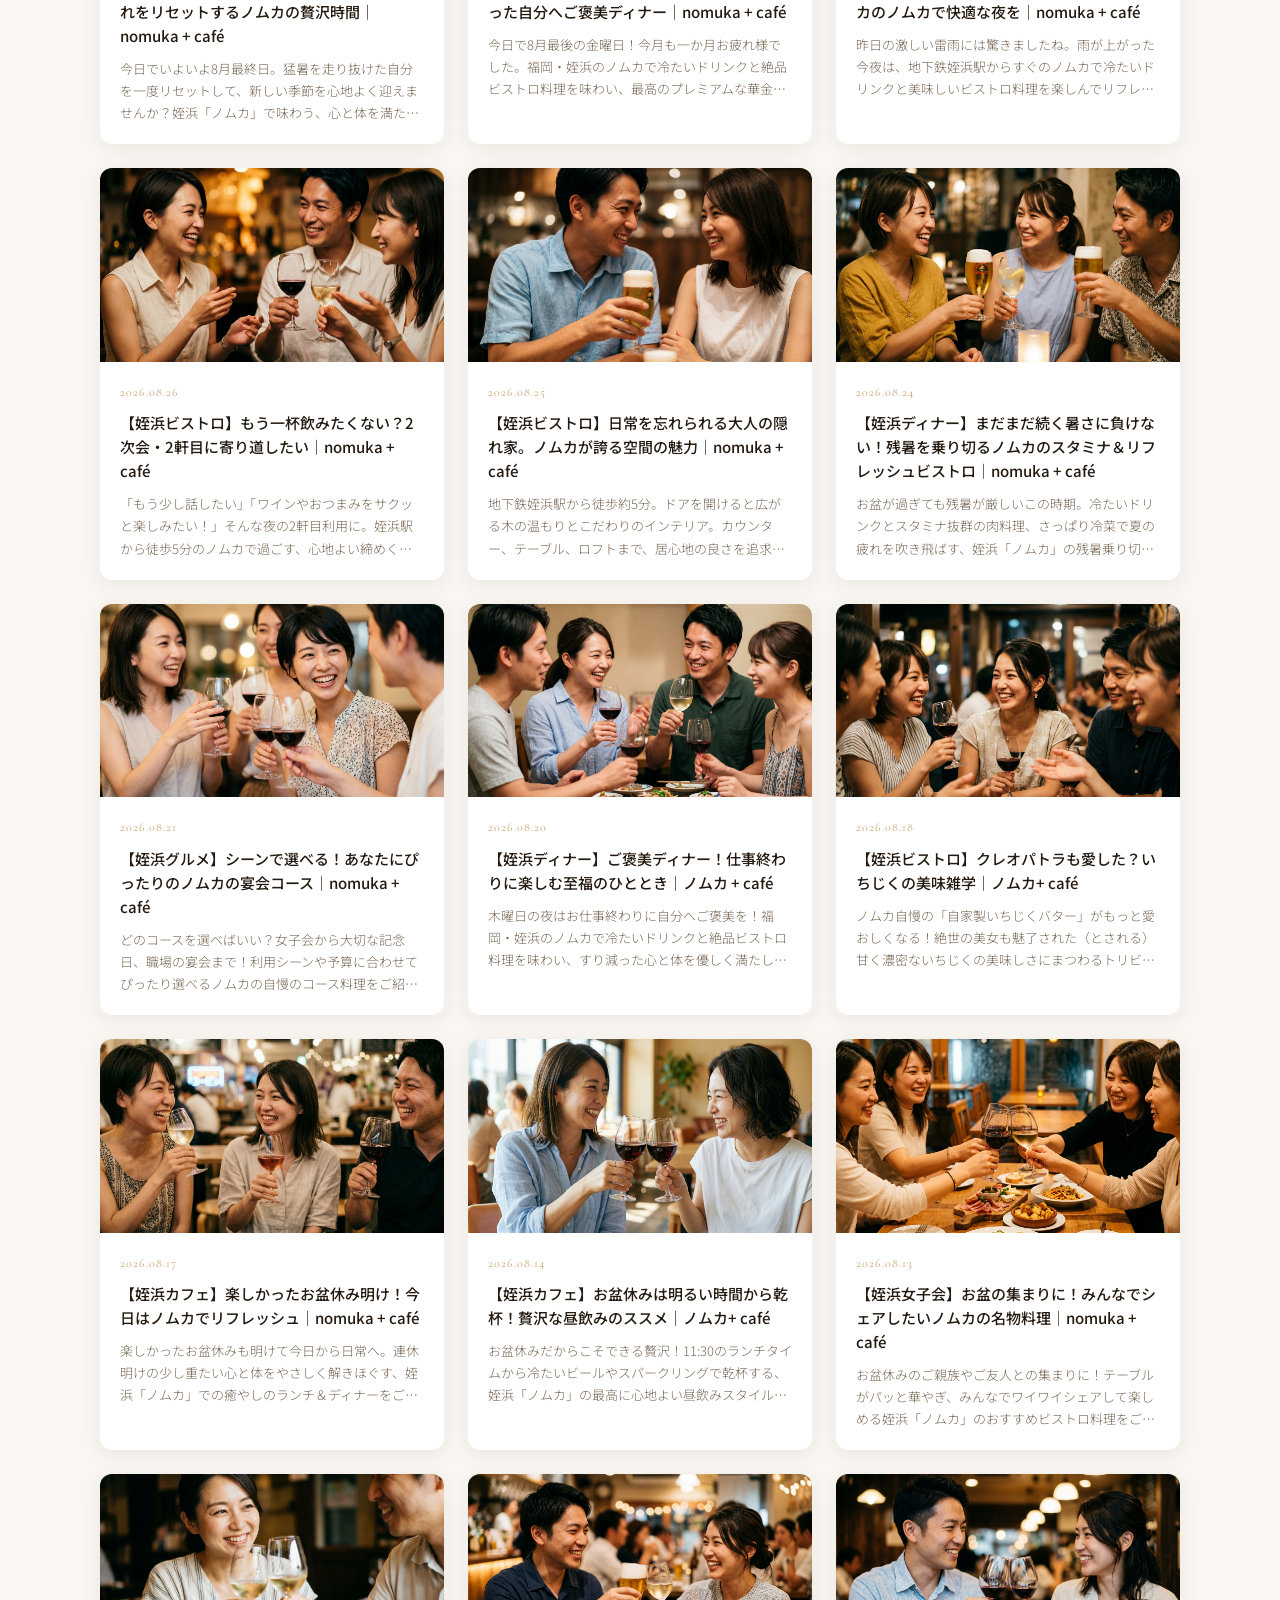
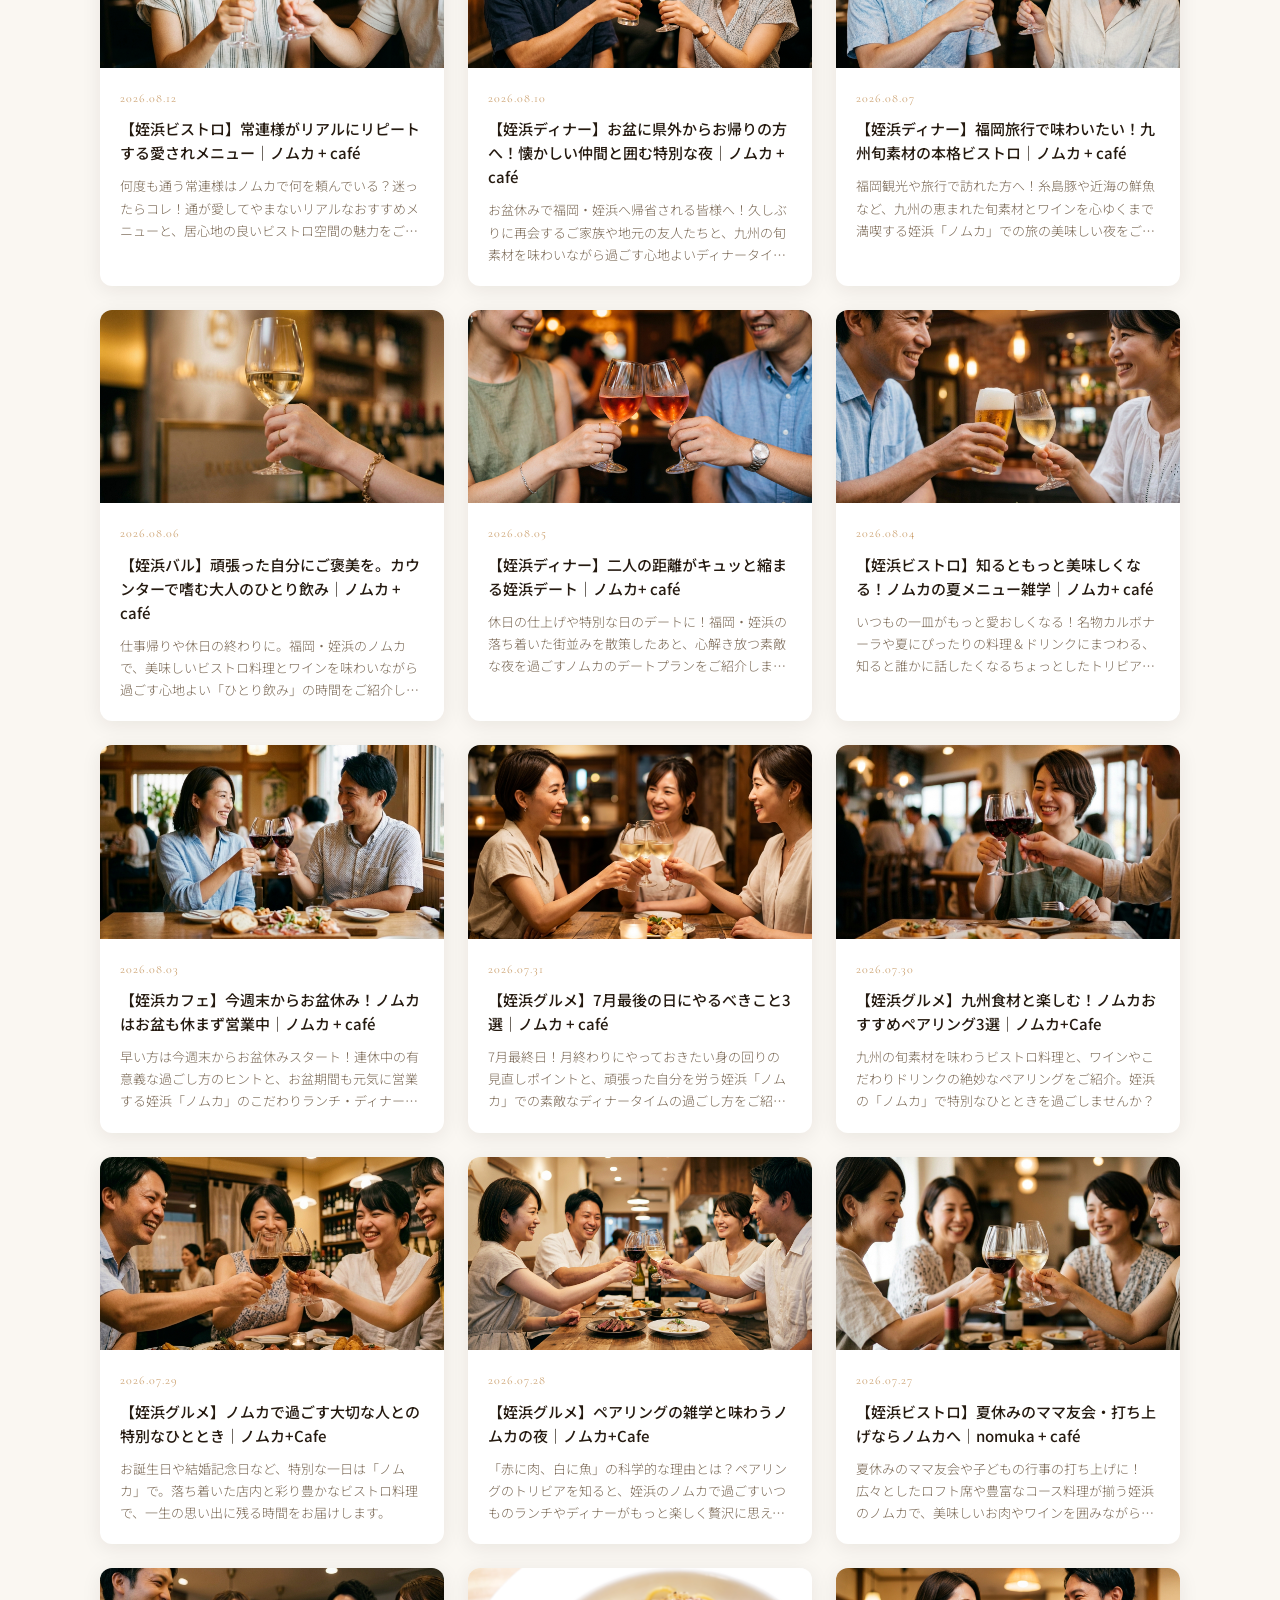
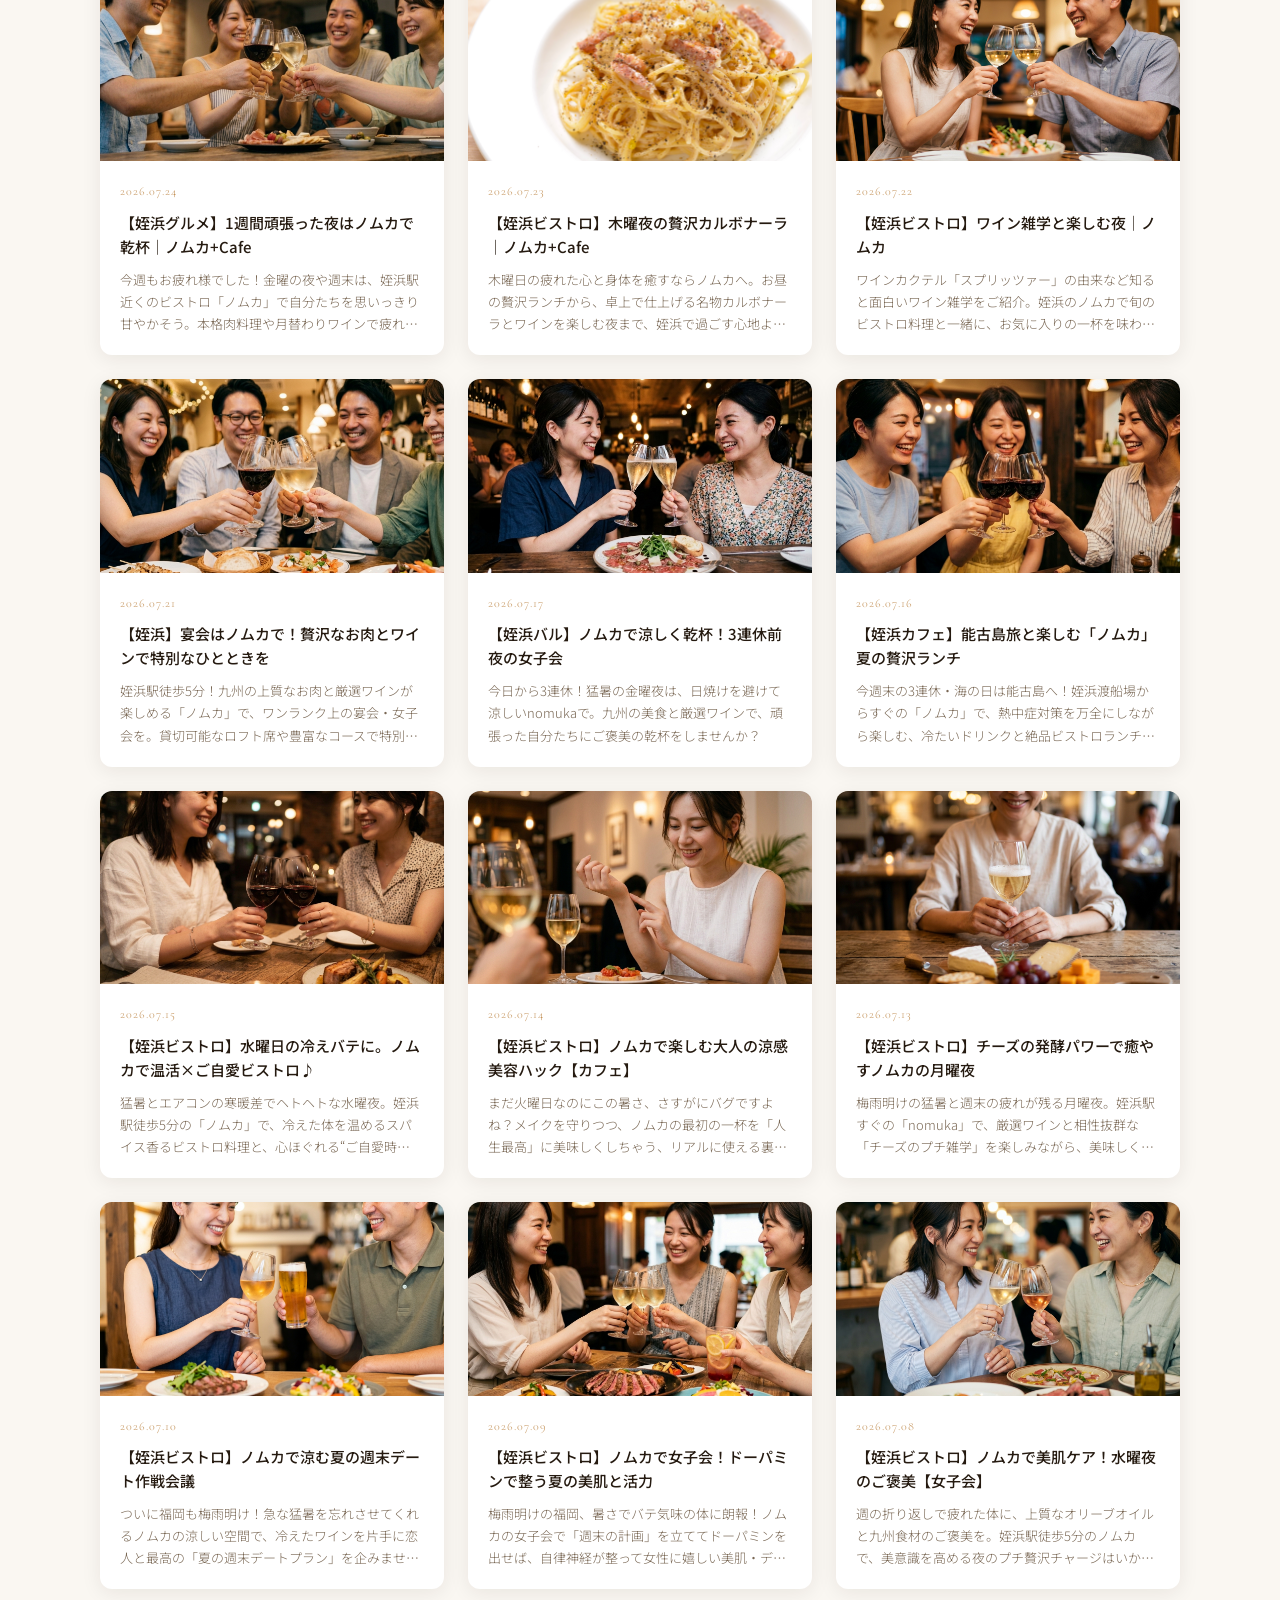
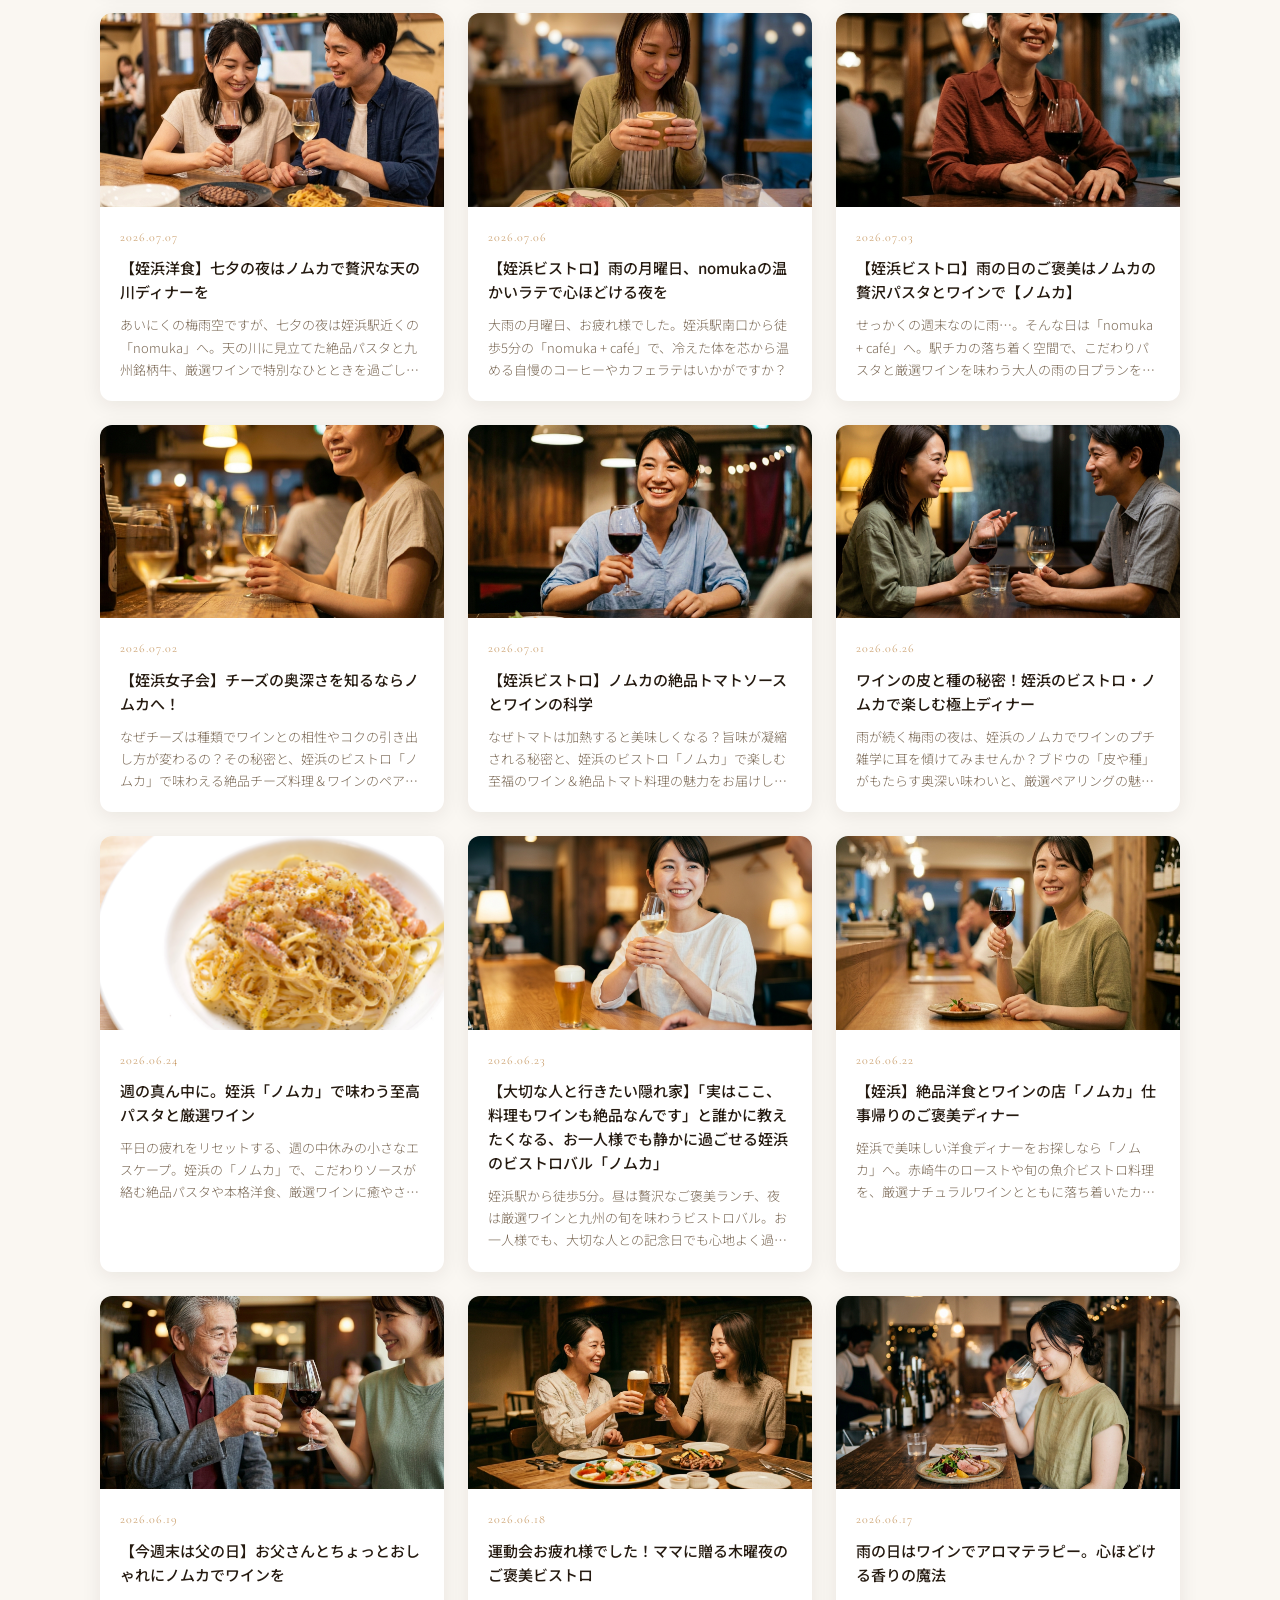
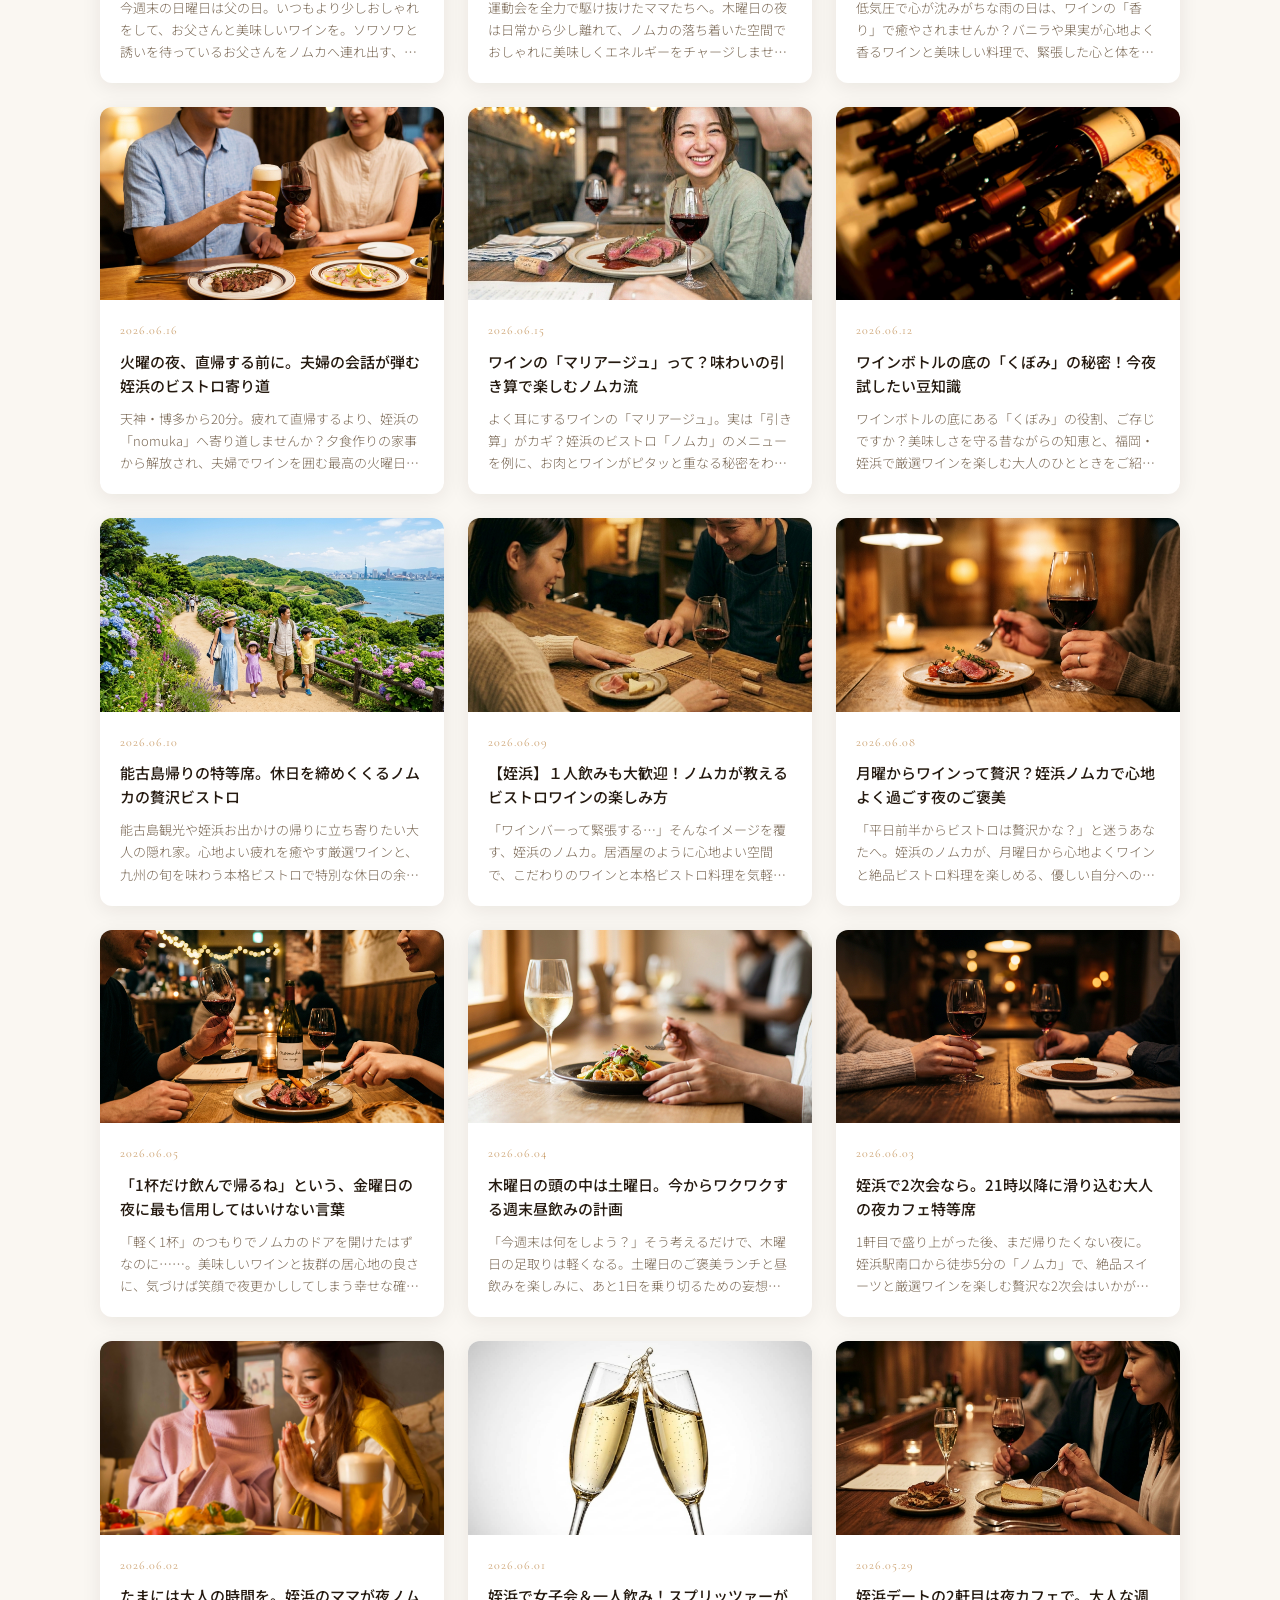
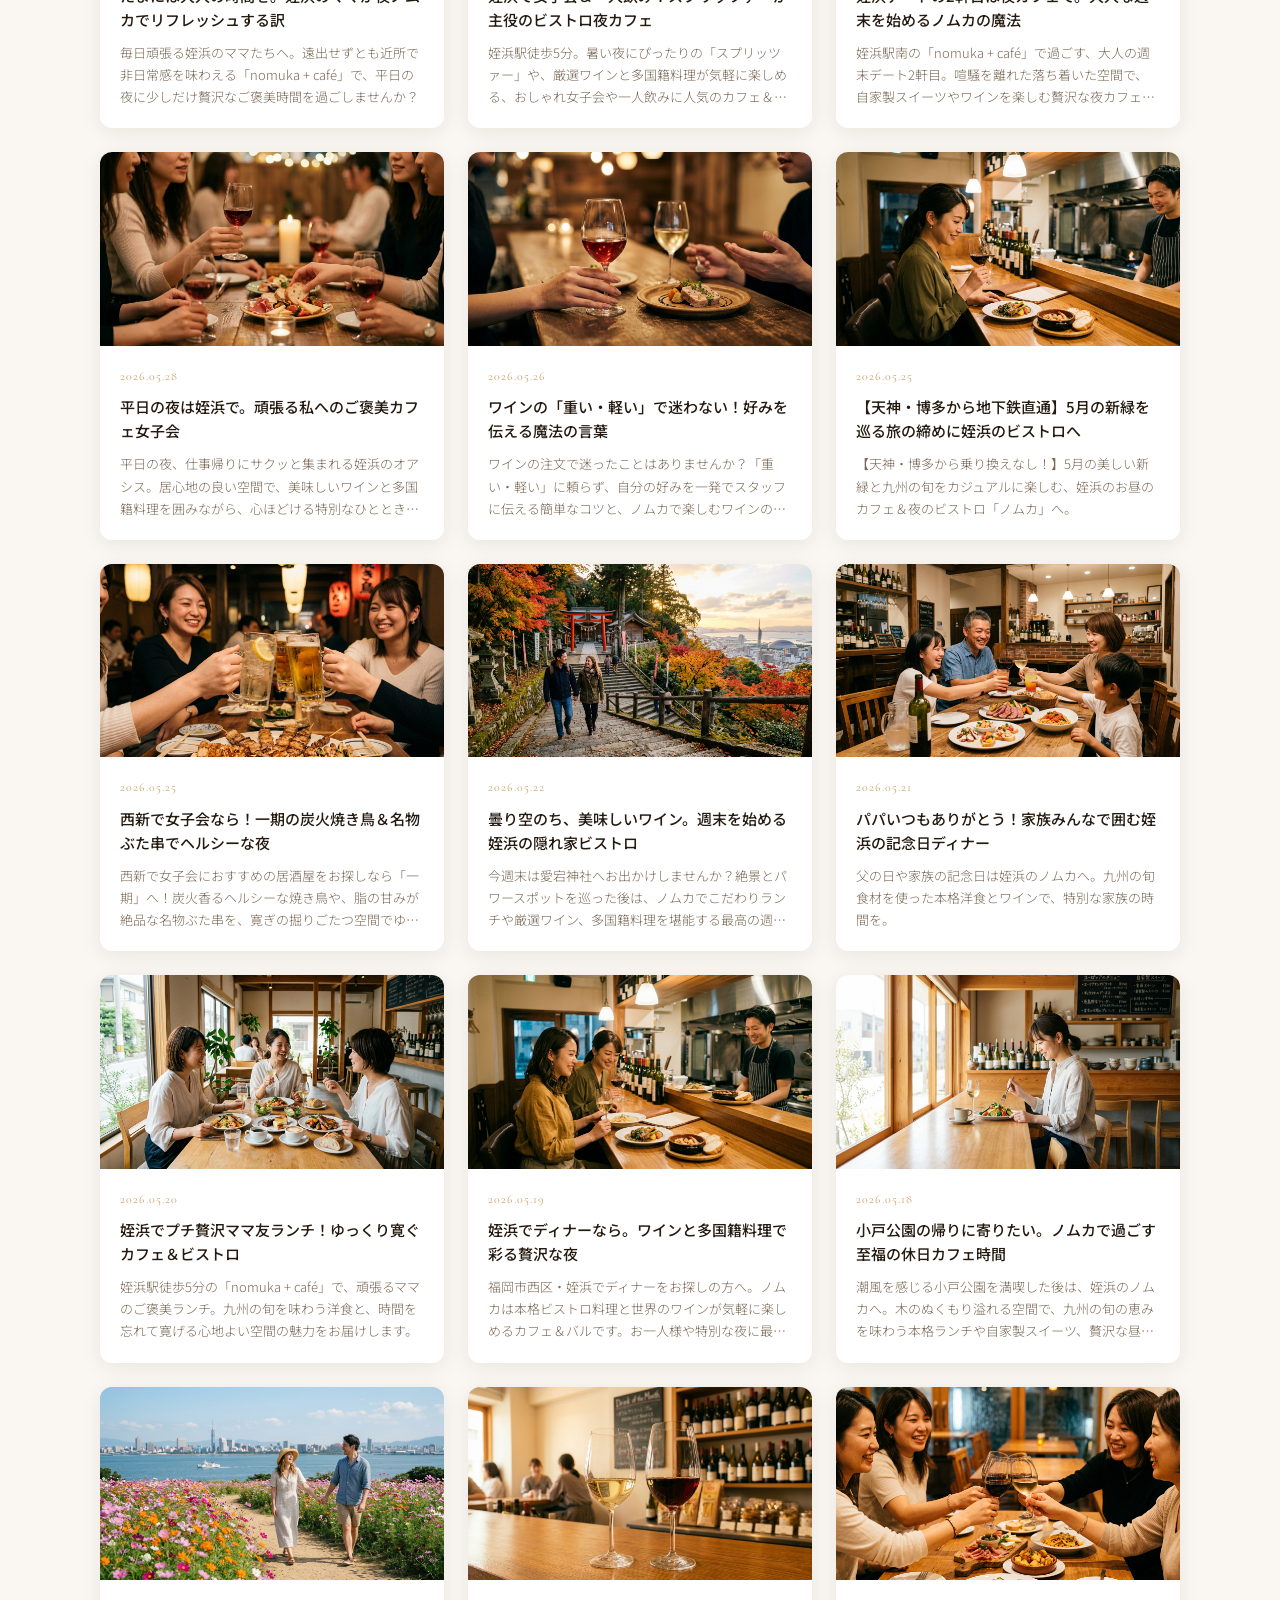
<file: blog/index.html>
<!doctype html>
<html lang="ja">
<head>
<!-- Google tag (gtag.js) -->
<script async src="https://www.googletagmanager.com/gtag/js?id=G-EHJ7QMNMTC"></script>
<script>
  window.dataLayer = window.dataLayer || [];
  function gtag(){dataLayer.push(arguments);}
  gtag('js', new Date());
  gtag('config', 'G-EHJ7QMNMTC');
</script>
<meta charset="utf-8">
<meta name="viewport" content="width=device-width, initial-scale=1">
<title>ブログ・お知らせ｜ノムカ+Cafe｜姪浜のビストロカフェ</title>
<meta name="description" content="ノムカ+Cafeのブログ・お知らせ一覧。季節のメニュー情報・イベント・最新情報をお届けします。">
<link rel="icon" href="../favicon.ico">

<link rel="preconnect" href="https://fonts.googleapis.com">
<link rel="preconnect" href="https://fonts.gstatic.com" crossorigin>
<link href="https://fonts.googleapis.com/css2?family=Cormorant+Garamond:ital,wght@0,400;0,500;0,600;1,400;1,500&family=Noto+Sans+JP:wght@300;400;500&display=swap" rel="stylesheet">
<link rel="stylesheet" href="../style.css">

<!-- OGP -->
<meta property="og:type" content="article">
<meta property="og:site_name" content="ノムカ+Cafe">
<meta property="og:title" content="ブログ・お知らせ｜ノムカ+Cafe">
<meta property="og:description" content="ノムカ+Cafeのブログ・お知らせ一覧。">
<meta property="og:url" content="https://nomuka-cafe.com/blog/">
<meta property="og:image" content="https://nomuka-cafe.com/images/hero-1.jpg">
<meta name="twitter:card" content="summary_large_image">
<link rel="canonical" href="https://nomuka-cafe.com/blog/">

<script type="application/ld+json">
{
  "@context": "https://schema.org",
  "@type": "BreadcrumbList",
  "itemListElement": [
    {"@type":"ListItem","position":1,"name":"ホーム","item":"https://nomuka-cafe.com/"},
    {"@type":"ListItem","position":2,"name":"ブログ・お知らせ","item":"https://nomuka-cafe.com/blog/"}
  ]
}
</script>
<script src="../vendor/blog-security.js"></script>
</head>

<body data-page="blog">
<div id="top"></div>
<div id="shared-header"></div>

<main id="main">

  <section class="section is-inview page-head">
    <div class="section-inner">
      <span class="page-eyebrow">News &amp; Blog</span>
      <h1 class="page-title">ブログ・お知らせ</h1>
      <p class="page-lead">季節のメニュー情報・イベント・最新情報をお届けします。</p>
    </div>
  </section>

  <section class="section is-inview" style="background:var(--bg);">
    <div class="section-inner">
      <div id="blogList" class="blog-grid"></div>
      <p id="blogStatus" style="text-align:center;margin-top:20px;color:var(--text-sub);font-size:14px;"></p>
    </div>
  </section>

  <div id="shared-bottom"></div>
  <a href="#top" class="page-top" aria-label="ページの先頭へ戻る">↑</a>

</main>

<script src="../common.js"></script>
<script>
(async () => {
  const listEl   = document.getElementById('blogList');
  const statusEl = document.getElementById('blogStatus');

  function esc(s) {
    return String(s ?? '')
      .replaceAll('&','&amp;').replaceAll('<','&lt;')
      .replaceAll('>','&gt;').replaceAll('"','&quot;');
  }
  function fmtDate(d) {
    const m = String(d || '').match(/^(\d{4})-(\d{2})-(\d{2})$/);
    return m ? `${m[1]}.${m[2]}.${m[3]}` : esc(d || '');
  }

  try {
    if (statusEl) statusEl.textContent = '読み込み中…';

    const res = await fetch('./posts.json', { cache: 'no-store' });
    if (!res.ok) throw new Error('posts.json が読み込めません（' + res.status + '）');
    const posts = (await res.json()).posts;
    if (!Array.isArray(posts)) throw new Error('posts.json の形式が不正です');

    posts.sort((a, b) => String(b.date || '').localeCompare(String(a.date || '')));

    if (posts.length === 0) {
      if (statusEl) statusEl.textContent = 'まだ記事がありません。';
      return;
    }

    listEl.innerHTML = posts.map(p => {
      const href = `/blog/posts/post.html?slug=${encodeURIComponent(p.slug)}`;
      const bg   = p.image ? `style="background-image:url('${esc(BlogSecurity.imageURL(p.image))}');"` : '';
      return `
        <article class="blog-card">
          <a href="${href}">
            <div class="blog-image" ${bg}></div>
            <div class="blog-body">
              <time class="blog-date" datetime="${esc(p.date)}">${fmtDate(p.date)}</time>
              <h3 class="blog-title">${esc(p.title)}</h3>
              <p class="blog-excerpt">${esc(p.excerpt)}</p>
            </div>
          </a>
        </article>`;
    }).join('');

    if (statusEl) statusEl.textContent = '';

  } catch(e) {
    if (statusEl) statusEl.textContent = 'エラー：' + (e?.message || e);
    console.error(e);
  }
})();
</script>

</body>
</html>
</file>
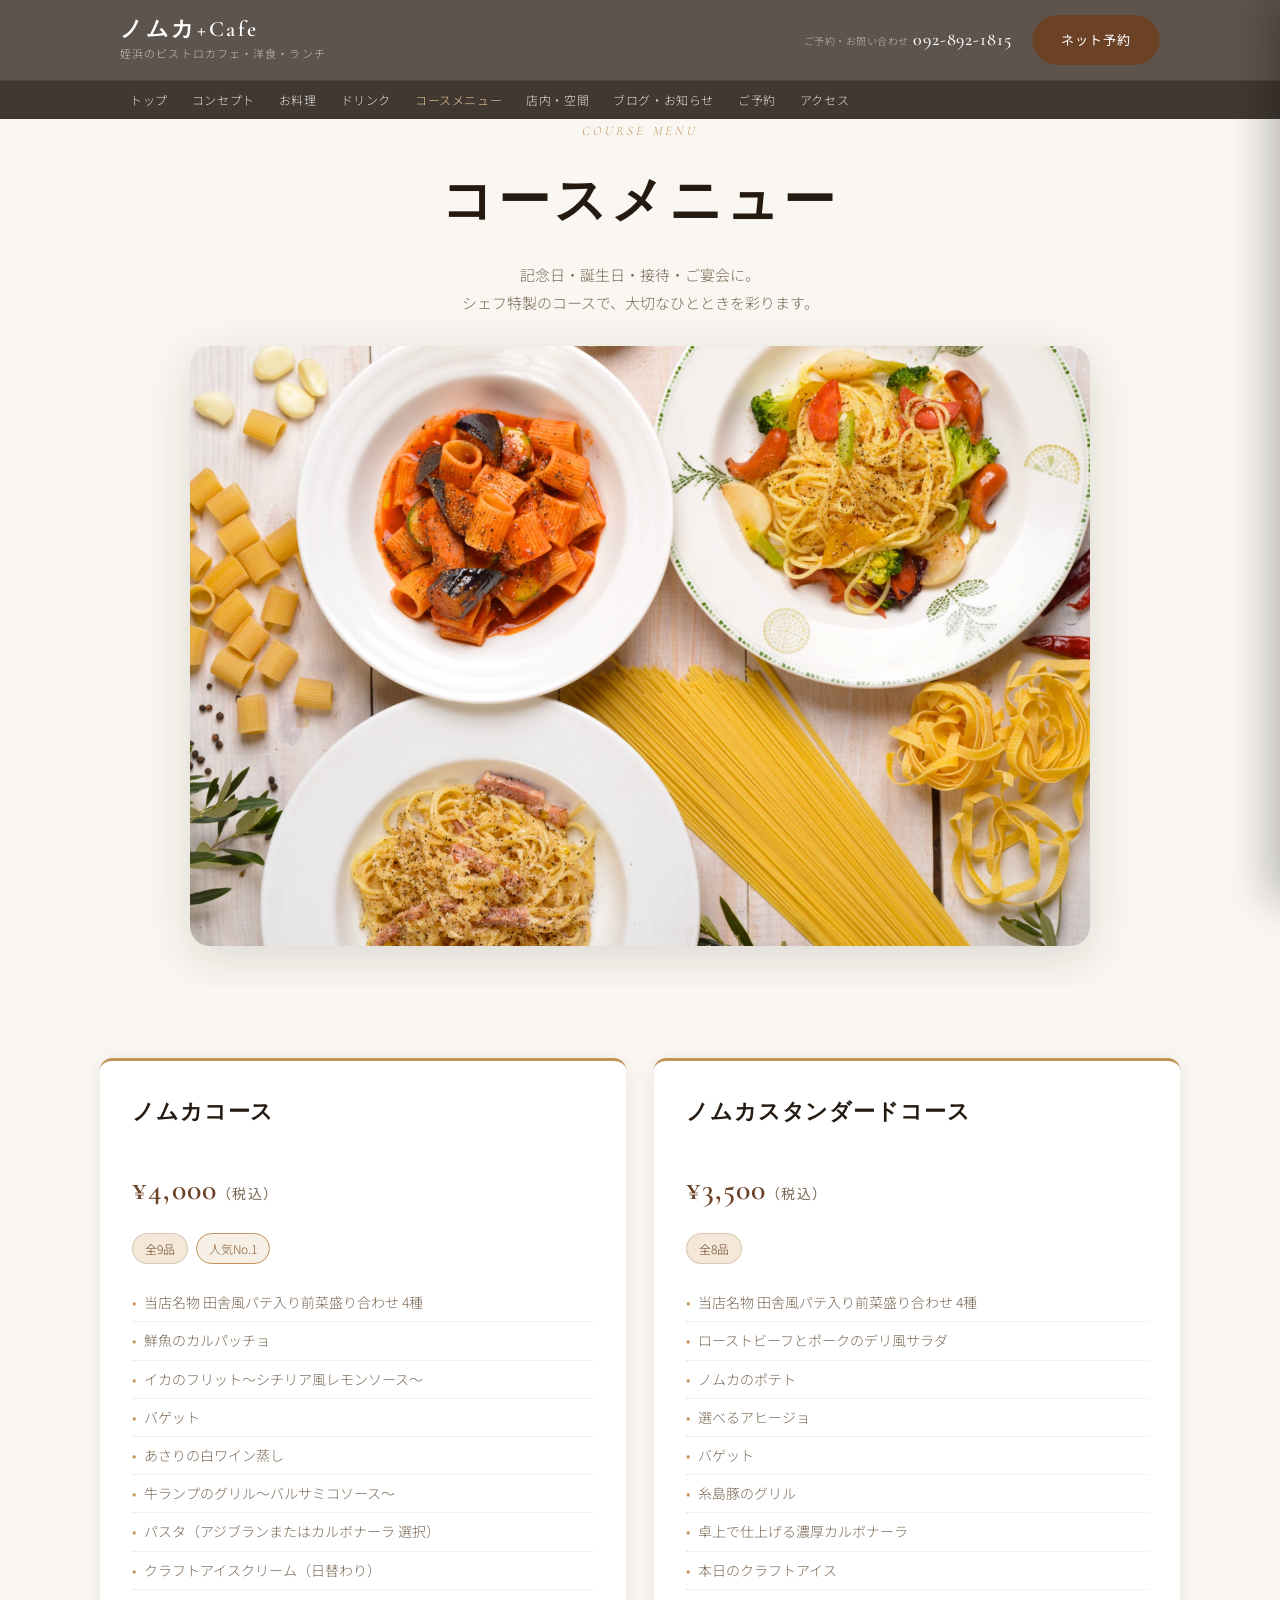
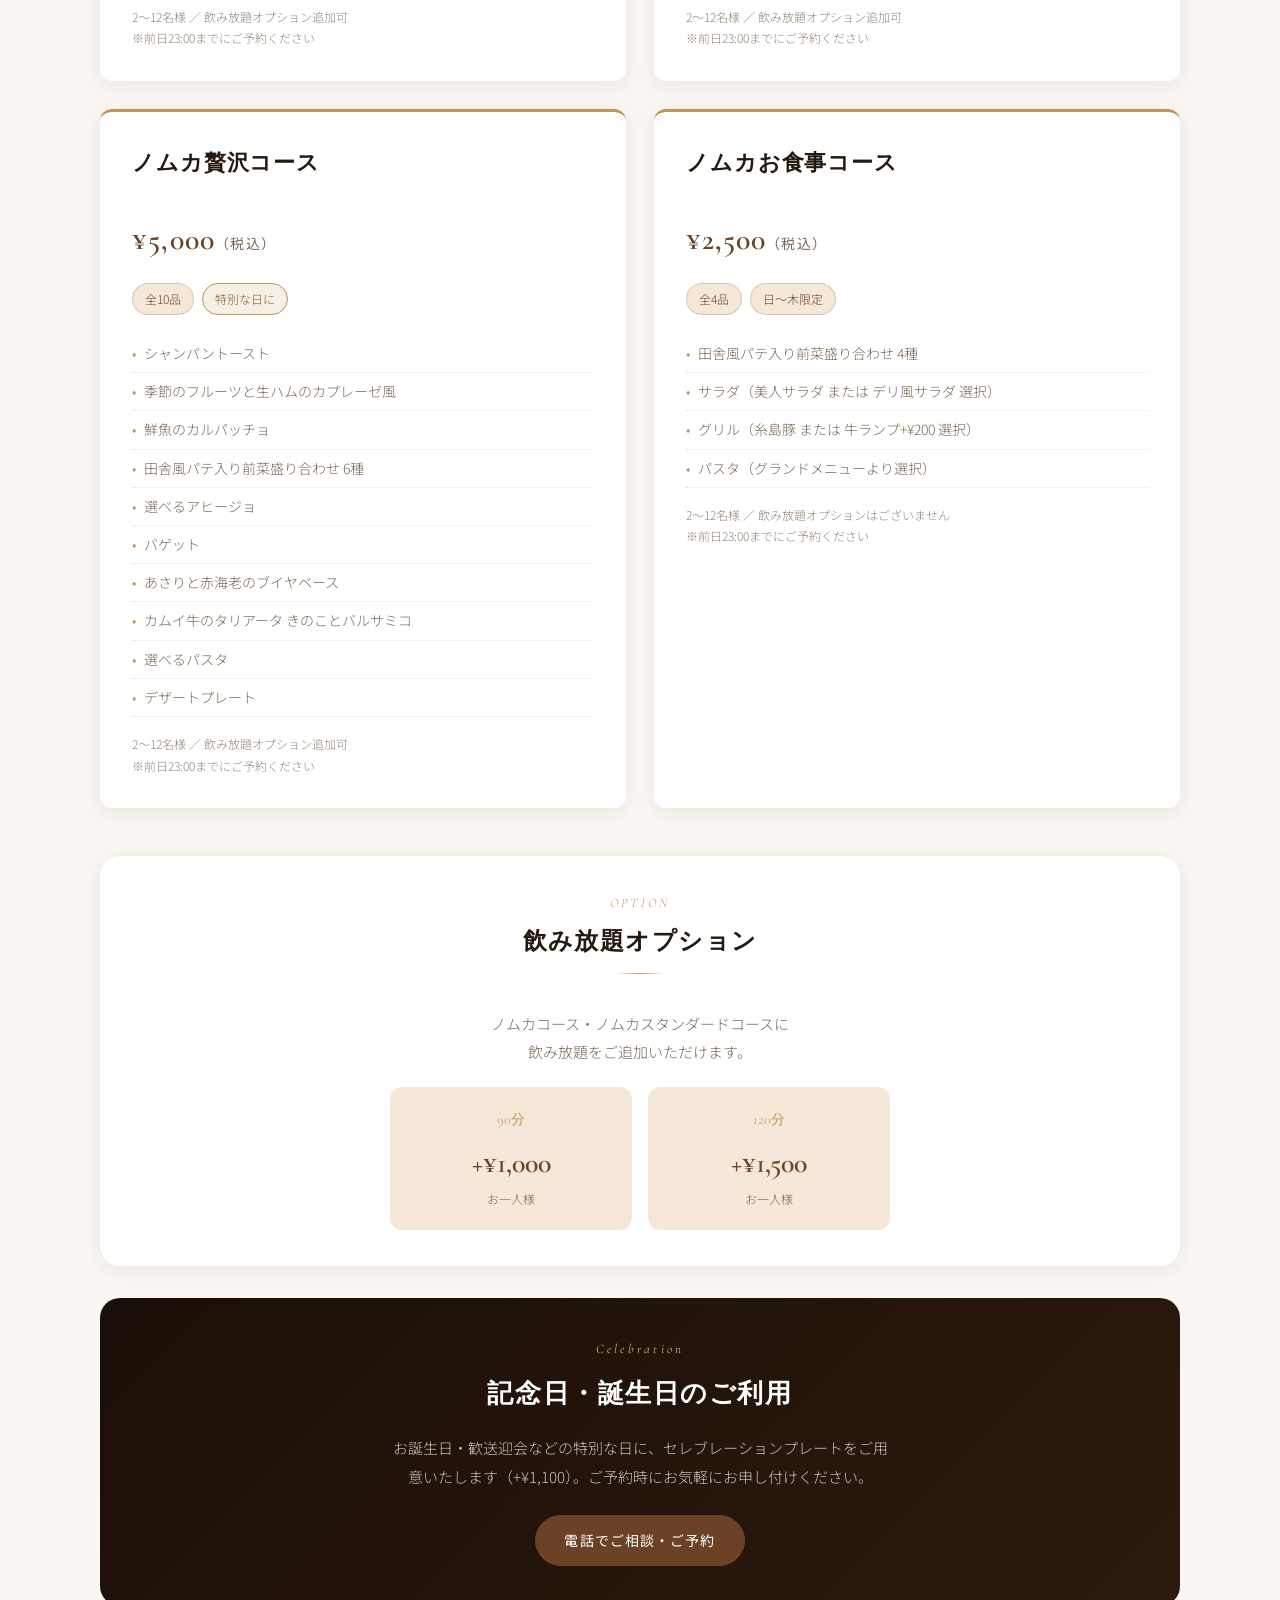
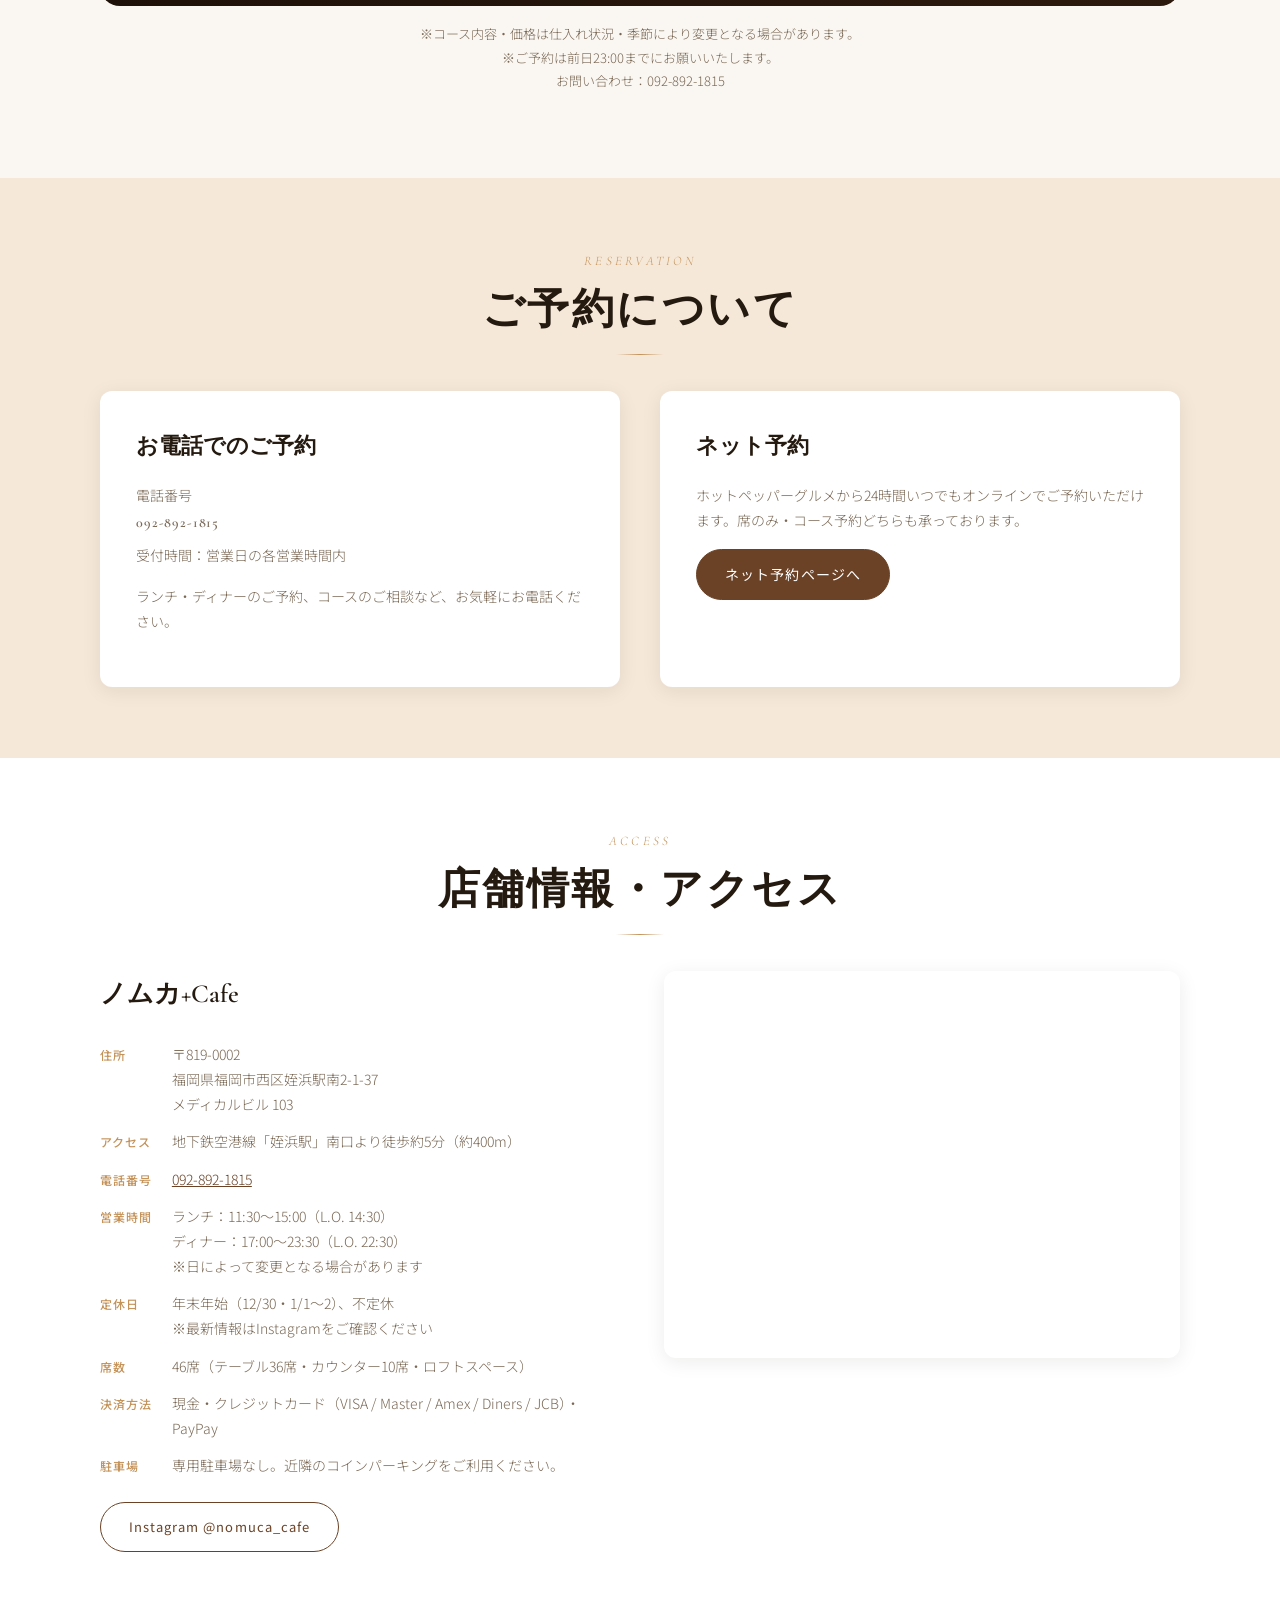
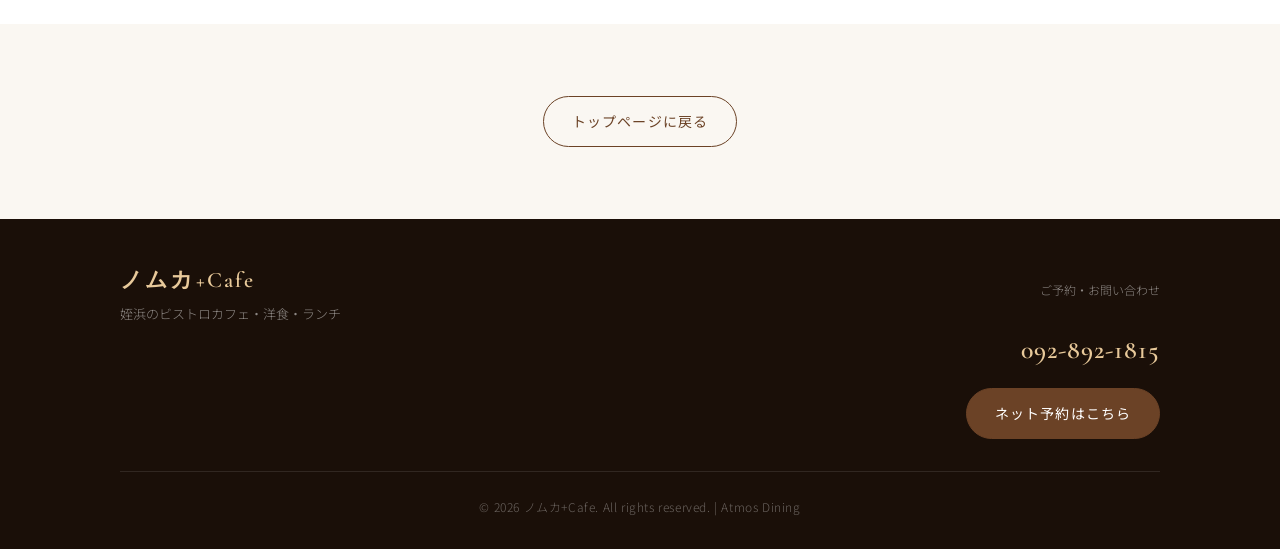
<file: course.html>
<!DOCTYPE html>
<html lang="ja">
<head>
<!-- Google tag (gtag.js) -->
<script async src="https://www.googletagmanager.com/gtag/js?id=G-EHJ7QMNMTC"></script>
<script>
  window.dataLayer = window.dataLayer || [];
  function gtag(){dataLayer.push(arguments);}
  gtag('js', new Date());
  gtag('config', 'G-EHJ7QMNMTC');
</script>
<meta charset="UTF-8">
<title>コースメニュー｜ノムカ+Cafe｜姪浜のビストロカフェ</title>
<meta name="viewport" content="width=device-width, initial-scale=1">
<meta name="description" content="ノムカ+Cafeのコースメニュー。記念日・誕生日・接待・ご宴会に。ランチコース・ディナーコース・ワインペアリングコースをご用意。">
<link rel="icon" href="./favicon.ico">

<link rel="preconnect" href="https://fonts.googleapis.com">
<link rel="preconnect" href="https://fonts.gstatic.com" crossorigin>
<link href="https://fonts.googleapis.com/css2?family=Cormorant+Garamond:ital,wght@0,400;0,500;0,600;1,400;1,500&family=Noto+Sans+JP:wght@300;400;500&display=swap" rel="stylesheet">
<link rel="stylesheet" href="./style.css">

<!-- OGP -->
<meta property="og:type" content="article">
<meta property="og:site_name" content="ノムカ+Cafe">
<meta property="og:title" content="コースメニュー｜ノムカ+Cafe">
<meta property="og:description" content="記念日・誕生日・接待・ご宴会に。ランチ・ディナーコースをご用意。">
<meta property="og:url" content="https://nomuka-cafe.com/course.html">
<meta property="og:image" content="https://nomuka-cafe.com/images/hero-1.jpg">
<meta name="twitter:card" content="summary_large_image">
<link rel="canonical" href="https://nomuka-cafe.com/course.html">

<script type="application/ld+json">
{
  "@context": "https://schema.org",
  "@type": "BreadcrumbList",
  "itemListElement": [
    {"@type":"ListItem","position":1,"name":"ホーム","item":"https://nomuka-cafe.com/"},
    {"@type":"ListItem","position":2,"name":"コースメニュー","item":"https://nomuka-cafe.com/course.html"}
  ]
}
</script>
</head>

<body data-page="course">
<div id="top"></div>
<div id="shared-header"></div>

<main id="main">

  <!-- ページ見出し -->
  <section class="section is-inview page-head">
    <div class="section-inner">
      <span class="page-eyebrow">Course Menu</span>
      <h1 class="page-title">コースメニュー</h1>
      <p class="page-lead">
        記念日・誕生日・接待・ご宴会に。<br>
        シェフ特製のコースで、大切なひとときを彩ります。
      </p>
      <div class="course-hero">
        <img src="./images/course-hero.jpg" alt="ノムカ+Cafe コースメニュー">
      </div>
    </div>
  </section>

  <!-- コース一覧 -->
  <section class="section is-inview" style="background:var(--bg);">
    <div class="section-inner">

      <div class="course-grid">

        <!-- ノムカコース -->
        <article class="course-card">
          <h2 class="course-title">ノムカコース</h2>
          <p class="course-price">¥4,000<small>（税込）</small></p>
          <div class="course-badges">
            <span class="badge">全9品</span>
            <span class="badge-accent badge">人気No.1</span>
          </div>
          <ul class="course-list">
            <li>当店名物 田舎風パテ入り前菜盛り合わせ 4種</li>
            <li>鮮魚のカルパッチョ</li>
            <li>イカのフリット〜シチリア風レモンソース〜</li>
            <li>バゲット</li>
            <li>あさりの白ワイン蒸し</li>
            <li>牛ランプのグリル〜バルサミコソース〜</li>
            <li>パスタ（アジブランまたはカルボナーラ 選択）</li>
            <li>クラフトアイスクリーム（日替わり）</li>
          </ul>
          <p class="course-note-small">2〜12名様 ／ 飲み放題オプション追加可<br>※前日23:00までにご予約ください</p>
        </article>

        <!-- ノムカスタンダードコース -->
        <article class="course-card">
          <h2 class="course-title">ノムカスタンダードコース</h2>
          <p class="course-price">¥3,500<small>（税込）</small></p>
          <div class="course-badges">
            <span class="badge">全8品</span>
          </div>
          <ul class="course-list">
            <li>当店名物 田舎風パテ入り前菜盛り合わせ 4種</li>
            <li>ローストビーフとポークのデリ風サラダ</li>
            <li>ノムカのポテト</li>
            <li>選べるアヒージョ</li>
            <li>バゲット</li>
            <li>糸島豚のグリル</li>
            <li>卓上で仕上げる濃厚カルボナーラ</li>
            <li>本日のクラフトアイス</li>
          </ul>
          <p class="course-note-small">2〜12名様 ／ 飲み放題オプション追加可<br>※前日23:00までにご予約ください</p>
        </article>

        <!-- ノムカ贅沢コース -->
        <article class="course-card">
          <h2 class="course-title">ノムカ贅沢コース</h2>
          <p class="course-price">¥5,000<small>（税込）</small></p>
          <div class="course-badges">
            <span class="badge">全10品</span>
            <span class="badge-accent badge">特別な日に</span>
          </div>
          <ul class="course-list">
            <li>シャンパントースト</li>
            <li>季節のフルーツと生ハムのカプレーゼ風</li>
            <li>鮮魚のカルパッチョ</li>
            <li>田舎風パテ入り前菜盛り合わせ 6種</li>
            <li>選べるアヒージョ</li>
            <li>バゲット</li>
            <li>あさりと赤海老のブイヤベース</li>
            <li>カムイ牛のタリアータ きのことバルサミコ</li>
            <li>選べるパスタ</li>
            <li>デザートプレート</li>
          </ul>
          <p class="course-note-small">2〜12名様 ／ 飲み放題オプション追加可<br>※前日23:00までにご予約ください</p>
        </article>

        <!-- ノムカお食事コース -->
        <article class="course-card">
          <h2 class="course-title">ノムカお食事コース</h2>
          <p class="course-price">¥2,500<small>（税込）</small></p>
          <div class="course-badges">
            <span class="badge">全4品</span>
            <span class="badge">日〜木限定</span>
          </div>
          <ul class="course-list">
            <li>田舎風パテ入り前菜盛り合わせ 4種</li>
            <li>サラダ（美人サラダ または デリ風サラダ 選択）</li>
            <li>グリル（糸島豚 または 牛ランプ+¥200 選択）</li>
            <li>パスタ（グランドメニューより選択）</li>
          </ul>
          <p class="course-note-small">2〜12名様 ／ 飲み放題オプションはございません<br>※前日23:00までにご予約ください</p>
        </article>

      </div>

      <!-- 飲み放題オプション -->
      <div style="background:#fff;border-radius:var(--radius-lg);padding:36px;margin-bottom:32px;box-shadow:var(--shadow);">
        <div style="text-align:center;margin-bottom:24px;">
          <span class="section-eyebrow">Option</span>
          <h2 class="section-title" style="font-size:24px;">飲み放題オプション</h2>
          <div class="section-divider"></div>
        </div>
        <p style="text-align:center;color:var(--text-sub);font-size:15px;line-height:1.9;margin-bottom:20px;">
          ノムカコース・ノムカスタンダードコースに<br>
          飲み放題をご追加いただけます。
        </p>
        <div style="display:grid;grid-template-columns:repeat(2,1fr);gap:16px;max-width:500px;margin:0 auto;">
          <div style="text-align:center;padding:20px;background:var(--primary-soft);border-radius:var(--radius);">
            <div style="font-family:'Cormorant Garamond',serif;font-size:14px;color:var(--accent);margin-bottom:6px;">90分</div>
            <div style="font-family:'Cormorant Garamond',serif;font-size:28px;font-weight:600;color:var(--primary);">+¥1,000</div>
            <div style="font-size:12px;color:var(--text-sub);">お一人様</div>
          </div>
          <div style="text-align:center;padding:20px;background:var(--primary-soft);border-radius:var(--radius);">
            <div style="font-family:'Cormorant Garamond',serif;font-size:14px;color:var(--accent);margin-bottom:6px;">120分</div>
            <div style="font-family:'Cormorant Garamond',serif;font-size:28px;font-weight:600;color:var(--primary);">+¥1,500</div>
            <div style="font-size:12px;color:var(--text-sub);">お一人様</div>
          </div>
        </div>
      </div>

      <!-- セレブレーションプレート -->
      <div style="background:linear-gradient(135deg,var(--bg-dark),#2d1a0e);border-radius:var(--radius-lg);padding:40px;text-align:center;color:#fff;">
        <span style="font-family:'Cormorant Garamond',serif;font-style:italic;font-size:13px;letter-spacing:0.25em;color:var(--accent-light);display:block;margin-bottom:10px;">Celebration</span>
        <h2 style="font-family:'Cormorant Garamond',serif;font-size:26px;font-weight:600;margin-bottom:16px;letter-spacing:0.06em;">記念日・誕生日のご利用</h2>
        <p style="color:rgba(255,255,255,0.75);line-height:1.9;font-size:15px;max-width:500px;margin:0 auto 24px;">
          お誕生日・歓送迎会などの特別な日に、セレブレーションプレートをご用意いたします（+¥1,100）。ご予約時にお気軽にお申し付けください。
        </p>
        <a href="tel:0928921815" class="btn-primary">電話でご相談・ご予約</a>
      </div>

      <p class="course-note">
        ※コース内容・価格は仕入れ状況・季節により変更となる場合があります。<br>
        ※ご予約は前日23:00までにお願いいたします。<br>
        お問い合わせ：<a href="tel:0928921815">092-892-1815</a>
      </p>

    </div>
  </section>

  <div id="shared-bottom"></div>
  <a href="#top" class="page-top" aria-label="ページの先頭へ戻る">↑</a>

</main>

<script src="./common.js"></script>
</body>
</html>
</file>
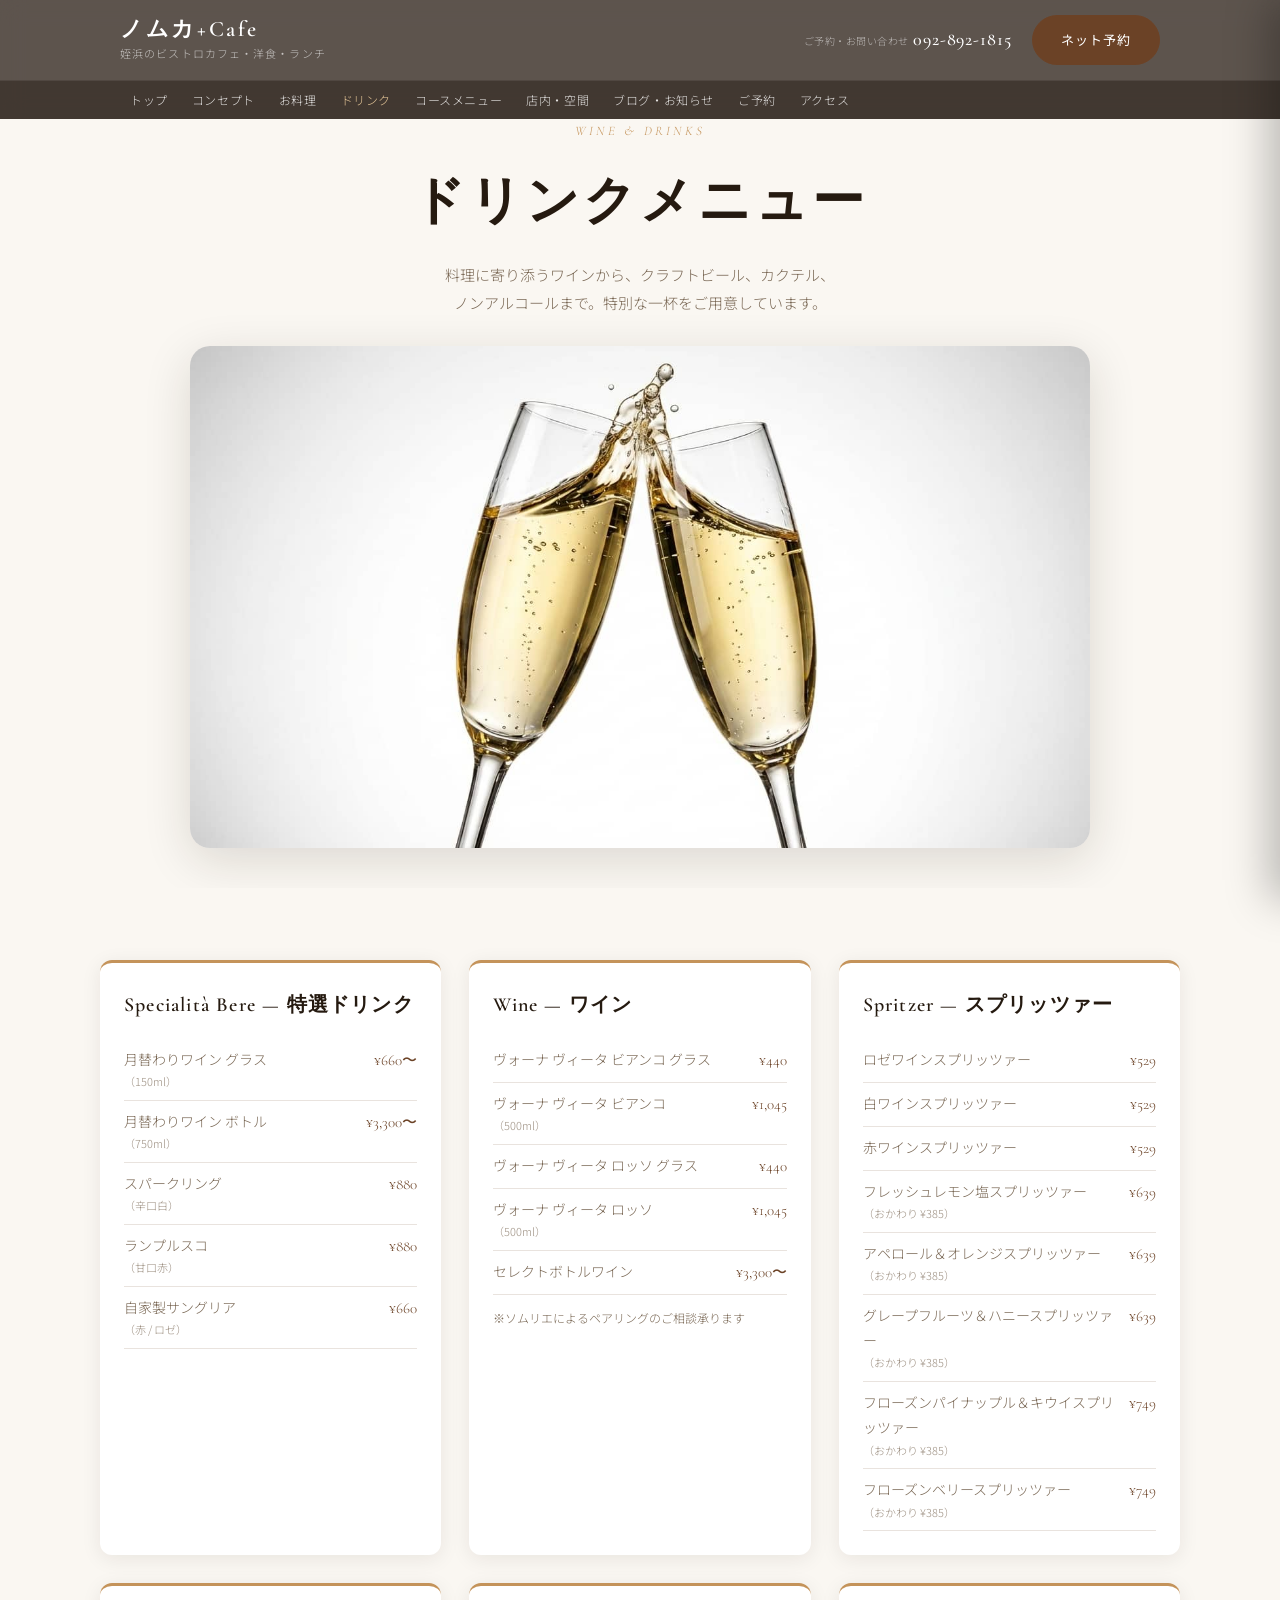
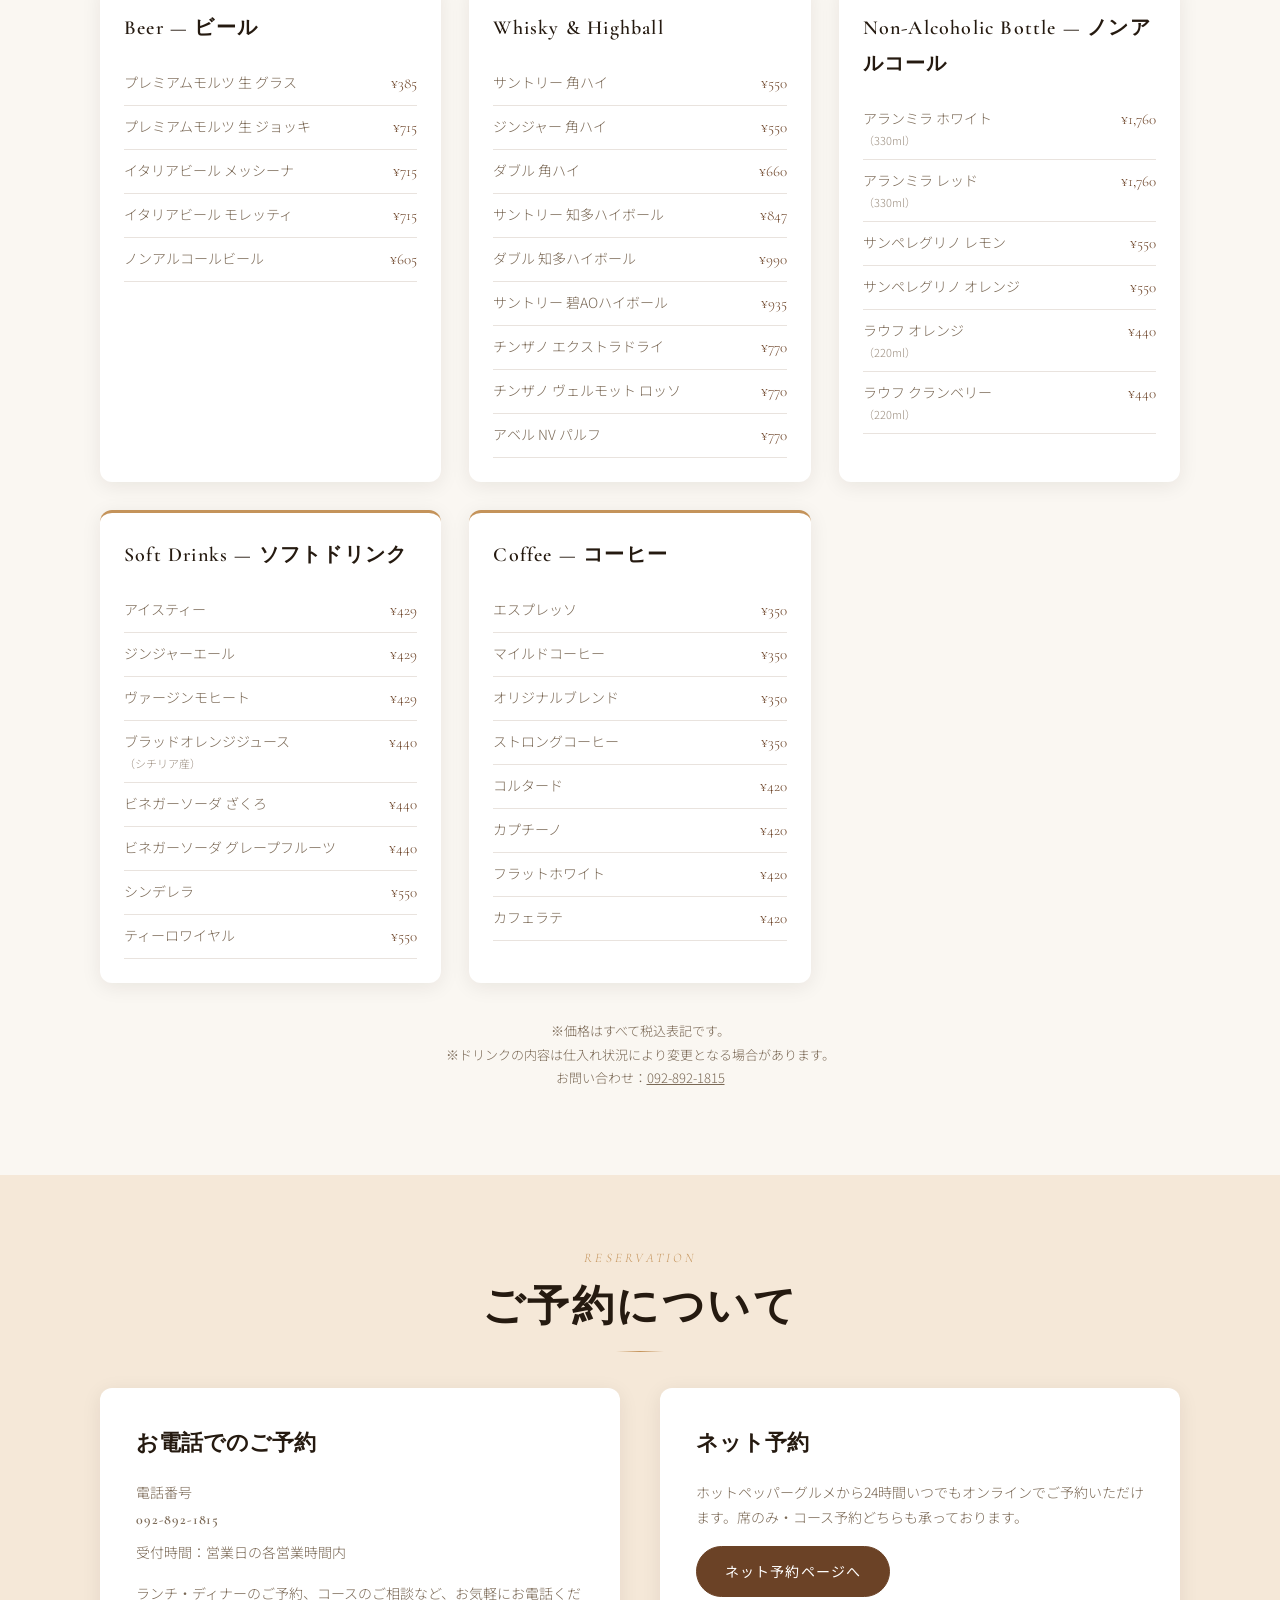
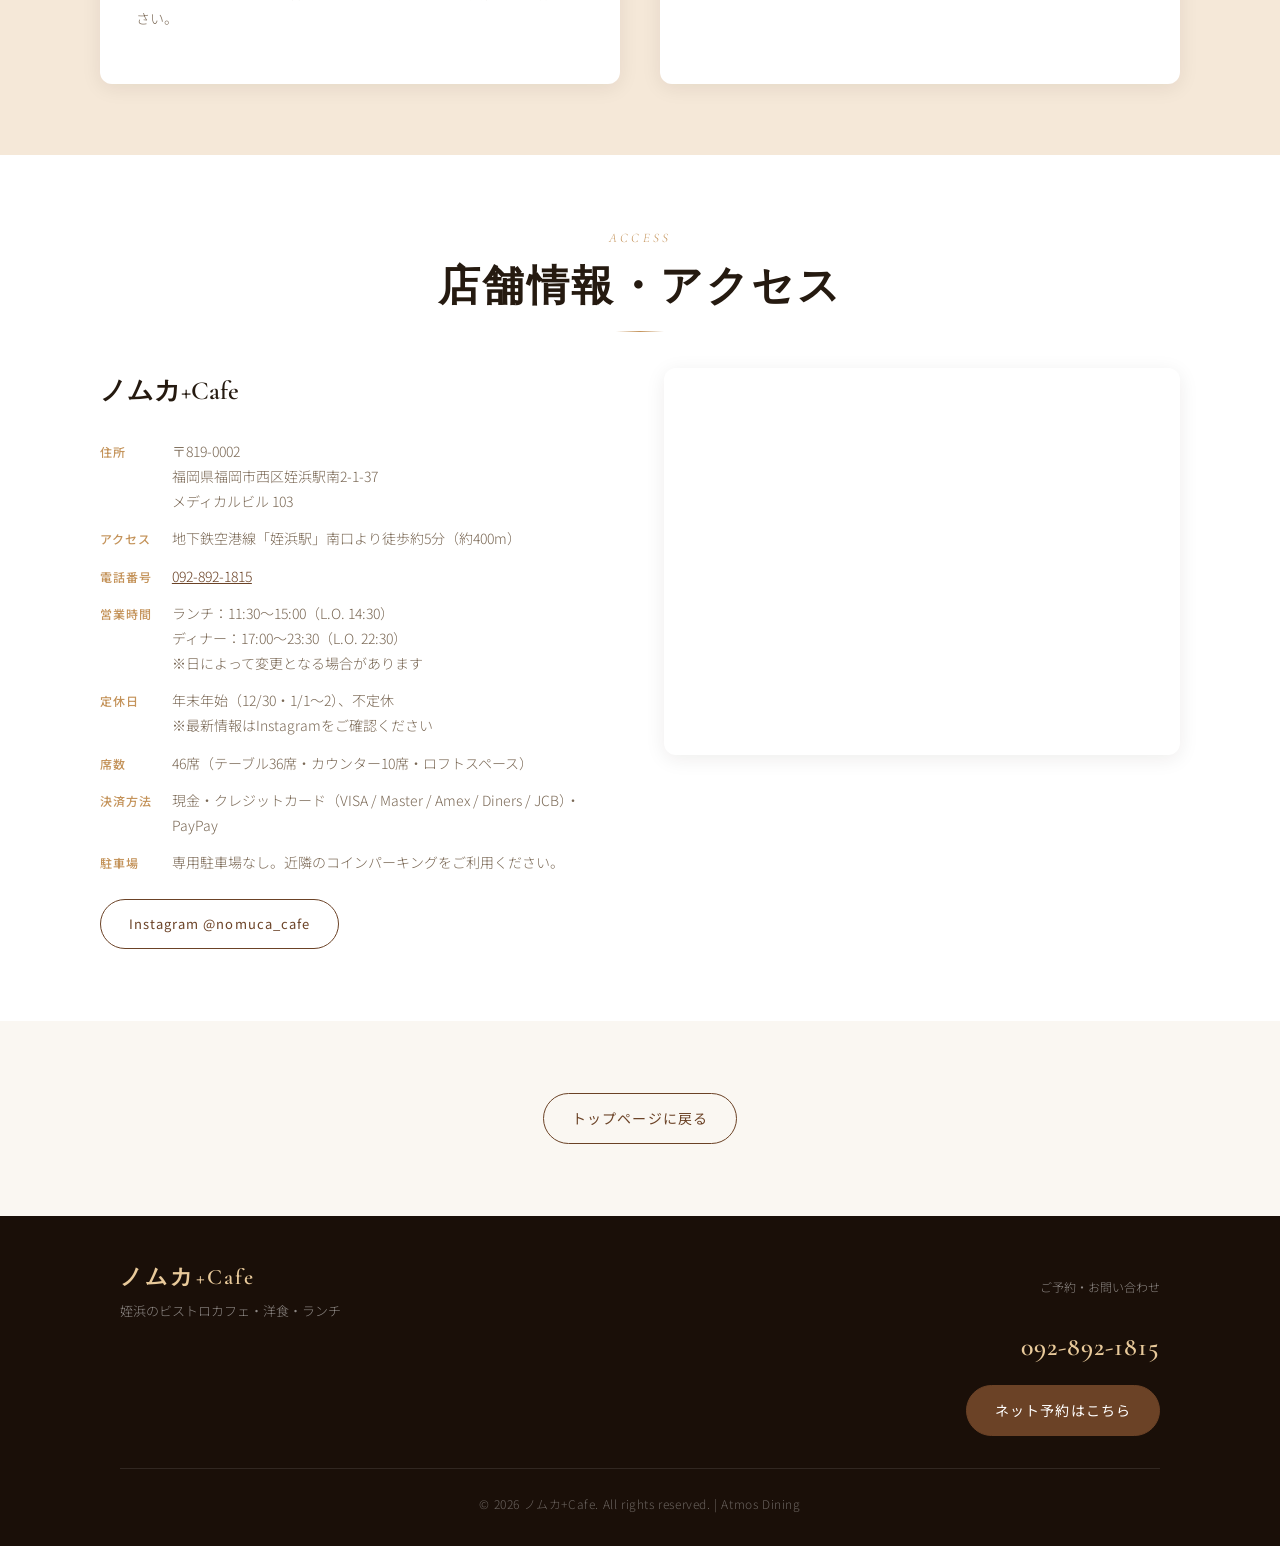
<file: drink.html>
<!DOCTYPE html>
<html lang="ja">
<head>
<!-- Google tag (gtag.js) -->
<script async src="https://www.googletagmanager.com/gtag/js?id=G-EHJ7QMNMTC"></script>
<script>
  window.dataLayer = window.dataLayer || [];
  function gtag(){dataLayer.push(arguments);}
  gtag('js', new Date());
  gtag('config', 'G-EHJ7QMNMTC');
</script>
<meta charset="UTF-8">
<title>ドリンクメニュー｜ノムカ+Cafe｜姪浜のビストロカフェ</title>
<meta name="viewport" content="width=device-width, initial-scale=1">
<meta name="description" content="ノムカ+Cafeのドリンクメニュー。厳選ワイン・クラフトビール・カクテルなど、料理に寄り添う豊富なドリンクをご用意しています。">
<link rel="icon" href="./favicon.ico">

<link rel="preconnect" href="https://fonts.googleapis.com">
<link rel="preconnect" href="https://fonts.gstatic.com" crossorigin>
<link href="https://fonts.googleapis.com/css2?family=Cormorant+Garamond:ital,wght@0,400;0,500;0,600;1,400;1,500&family=Noto+Sans+JP:wght@300;400;500&display=swap" rel="stylesheet">
<link rel="stylesheet" href="./style.css">

<!-- OGP -->
<meta property="og:type" content="article">
<meta property="og:site_name" content="ノムカ+Cafe">
<meta property="og:title" content="ドリンクメニュー｜ノムカ+Cafe">
<meta property="og:description" content="ノムカ+Cafeのドリンクメニュー。厳選ワイン・クラフトビール・カクテル。">
<meta property="og:url" content="https://nomuka-cafe.com/drink.html">
<meta property="og:image" content="https://nomuka-cafe.com/images/hero-1.jpg">
<meta name="twitter:card" content="summary_large_image">
<link rel="canonical" href="https://nomuka-cafe.com/drink.html">

<script type="application/ld+json">
{
  "@context": "https://schema.org",
  "@type": "BreadcrumbList",
  "itemListElement": [
    {"@type":"ListItem","position":1,"name":"ホーム","item":"https://nomuka-cafe.com/"},
    {"@type":"ListItem","position":2,"name":"ドリンクメニュー","item":"https://nomuka-cafe.com/drink.html"}
  ]
}
</script>
</head>

<body data-page="drink">
<div id="top"></div>
<div id="shared-header"></div>

<main id="main">

  <!-- ページ見出し -->
  <section class="section is-inview page-head">
    <div class="section-inner">
      <span class="page-eyebrow">Wine &amp; Drinks</span>
      <h1 class="page-title">ドリンクメニュー</h1>
      <p class="page-lead">
        料理に寄り添うワインから、クラフトビール、カクテル、<br>
        ノンアルコールまで。特別な一杯をご用意しています。
      </p>
      <div class="drink-feature-image">
        <img src="./images/drink-feature.jpg" alt="ノムカ+Cafe ドリンク">
      </div>
    </div>
  </section>

  <!-- ドリンク一覧 -->
  <section class="section is-inview" style="background:var(--bg);">
    <div class="section-inner">

      <div class="drinkcat-grid">

        <!-- 特選ドリンク -->
        <article class="drinkcat-card">
          <h2 class="drinkcat-title">Specialità Bere — 特選ドリンク</h2>
          <ul class="drinkcat-list">
            <li><span>月替わりワイン グラス<small>（150ml）</small></span><span class="price">¥660〜</span></li>
            <li><span>月替わりワイン ボトル<small>（750ml）</small></span><span class="price">¥3,300〜</span></li>
            <li><span>スパークリング<small>（辛口白）</small></span><span class="price">¥880</span></li>
            <li><span>ランプルスコ<small>（甘口赤）</small></span><span class="price">¥880</span></li>
            <li><span>自家製サングリア<small>（赤 / ロゼ）</small></span><span class="price">¥660</span></li>
          </ul>
        </article>

        <!-- ワイン -->
        <article class="drinkcat-card">
          <h2 class="drinkcat-title">Wine — ワイン</h2>
          <ul class="drinkcat-list">
            <li><span>ヴォーナ ヴィータ ビアンコ グラス</span><span class="price">¥440</span></li>
            <li><span>ヴォーナ ヴィータ ビアンコ<small>（500ml）</small></span><span class="price">¥1,045</span></li>
            <li><span>ヴォーナ ヴィータ ロッソ グラス</span><span class="price">¥440</span></li>
            <li><span>ヴォーナ ヴィータ ロッソ<small>（500ml）</small></span><span class="price">¥1,045</span></li>
            <li><span>セレクトボトルワイン</span><span class="price">¥3,300〜</span></li>
          </ul>
          <p class="drinkcat-note">※ソムリエによるペアリングのご相談承ります</p>
        </article>

        <!-- スプリッツァー -->
        <article class="drinkcat-card">
          <h2 class="drinkcat-title">Spritzer — スプリッツァー</h2>
          <ul class="drinkcat-list">
            <li><span>ロゼワインスプリッツァー</span><span class="price">¥529</span></li>
            <li><span>白ワインスプリッツァー</span><span class="price">¥529</span></li>
            <li><span>赤ワインスプリッツァー</span><span class="price">¥529</span></li>
            <li><span>フレッシュレモン塩スプリッツァー<small>（おかわり ¥385）</small></span><span class="price">¥639</span></li>
            <li><span>アペロール＆オレンジスプリッツァー<small>（おかわり ¥385）</small></span><span class="price">¥639</span></li>
            <li><span>グレープフルーツ＆ハニースプリッツァー<small>（おかわり ¥385）</small></span><span class="price">¥639</span></li>
            <li><span>フローズンパイナップル＆キウイスプリッツァー<small>（おかわり ¥385）</small></span><span class="price">¥749</span></li>
            <li><span>フローズンベリースプリッツァー<small>（おかわり ¥385）</small></span><span class="price">¥749</span></li>
          </ul>
        </article>

        <!-- ビール -->
        <article class="drinkcat-card">
          <h2 class="drinkcat-title">Beer — ビール</h2>
          <ul class="drinkcat-list">
            <li><span>プレミアムモルツ 生 グラス</span><span class="price">¥385</span></li>
            <li><span>プレミアムモルツ 生 ジョッキ</span><span class="price">¥715</span></li>
            <li><span>イタリアビール メッシーナ</span><span class="price">¥715</span></li>
            <li><span>イタリアビール モレッティ</span><span class="price">¥715</span></li>
            <li><span>ノンアルコールビール</span><span class="price">¥605</span></li>
          </ul>
        </article>

        <!-- ウィスキー・ハイボール -->
        <article class="drinkcat-card">
          <h2 class="drinkcat-title">Whisky &amp; Highball</h2>
          <ul class="drinkcat-list">
            <li><span>サントリー 角ハイ</span><span class="price">¥550</span></li>
            <li><span>ジンジャー 角ハイ</span><span class="price">¥550</span></li>
            <li><span>ダブル 角ハイ</span><span class="price">¥660</span></li>
            <li><span>サントリー 知多ハイボール</span><span class="price">¥847</span></li>
            <li><span>ダブル 知多ハイボール</span><span class="price">¥990</span></li>
            <li><span>サントリー 碧AOハイボール</span><span class="price">¥935</span></li>
            <li><span>チンザノ エクストラドライ</span><span class="price">¥770</span></li>
            <li><span>チンザノ ヴェルモット ロッソ</span><span class="price">¥770</span></li>
            <li><span>アベル NV パルフ</span><span class="price">¥770</span></li>
          </ul>
        </article>

        <!-- ノンアルコールボトル -->
        <article class="drinkcat-card">
          <h2 class="drinkcat-title">Non-Alcoholic Bottle — ノンアルコール</h2>
          <ul class="drinkcat-list">
            <li><span>アランミラ ホワイト<small>（330ml）</small></span><span class="price">¥1,760</span></li>
            <li><span>アランミラ レッド<small>（330ml）</small></span><span class="price">¥1,760</span></li>
            <li><span>サンペレグリノ レモン</span><span class="price">¥550</span></li>
            <li><span>サンペレグリノ オレンジ</span><span class="price">¥550</span></li>
            <li><span>ラウフ オレンジ<small>（220ml）</small></span><span class="price">¥440</span></li>
            <li><span>ラウフ クランベリー<small>（220ml）</small></span><span class="price">¥440</span></li>
          </ul>
        </article>

        <!-- ソフトドリンク（グラス） -->
        <article class="drinkcat-card">
          <h2 class="drinkcat-title">Soft Drinks — ソフトドリンク</h2>
          <ul class="drinkcat-list">
            <li><span>アイスティー</span><span class="price">¥429</span></li>
            <li><span>ジンジャーエール</span><span class="price">¥429</span></li>
            <li><span>ヴァージンモヒート</span><span class="price">¥429</span></li>
            <li><span>ブラッドオレンジジュース<small>（シチリア産）</small></span><span class="price">¥440</span></li>
            <li><span>ビネガーソーダ ざくろ</span><span class="price">¥440</span></li>
            <li><span>ビネガーソーダ グレープフルーツ</span><span class="price">¥440</span></li>
            <li><span>シンデレラ</span><span class="price">¥550</span></li>
            <li><span>ティーロワイヤル</span><span class="price">¥550</span></li>
          </ul>
        </article>

        <!-- コーヒー -->
        <article class="drinkcat-card">
          <h2 class="drinkcat-title">Coffee — コーヒー</h2>
          <ul class="drinkcat-list">
            <li><span>エスプレッソ</span><span class="price">¥350</span></li>
            <li><span>マイルドコーヒー</span><span class="price">¥350</span></li>
            <li><span>オリジナルブレンド</span><span class="price">¥350</span></li>
            <li><span>ストロングコーヒー</span><span class="price">¥350</span></li>
            <li><span>コルタード</span><span class="price">¥420</span></li>
            <li><span>カプチーノ</span><span class="price">¥420</span></li>
            <li><span>フラットホワイト</span><span class="price">¥420</span></li>
            <li><span>カフェラテ</span><span class="price">¥420</span></li>
          </ul>
        </article>

      </div>

      <p class="menu-note" style="text-align:center;margin-top:36px;">
        ※価格はすべて税込表記です。<br>
        ※ドリンクの内容は仕入れ状況により変更となる場合があります。<br>
        お問い合わせ：<a href="tel:0928921815">092-892-1815</a>
      </p>
    </div>
  </section>

  <div id="shared-bottom"></div>
  <a href="#top" class="page-top" aria-label="ページの先頭へ戻る">↑</a>

</main>

<script src="./common.js"></script>
</body>
</html>
</file>
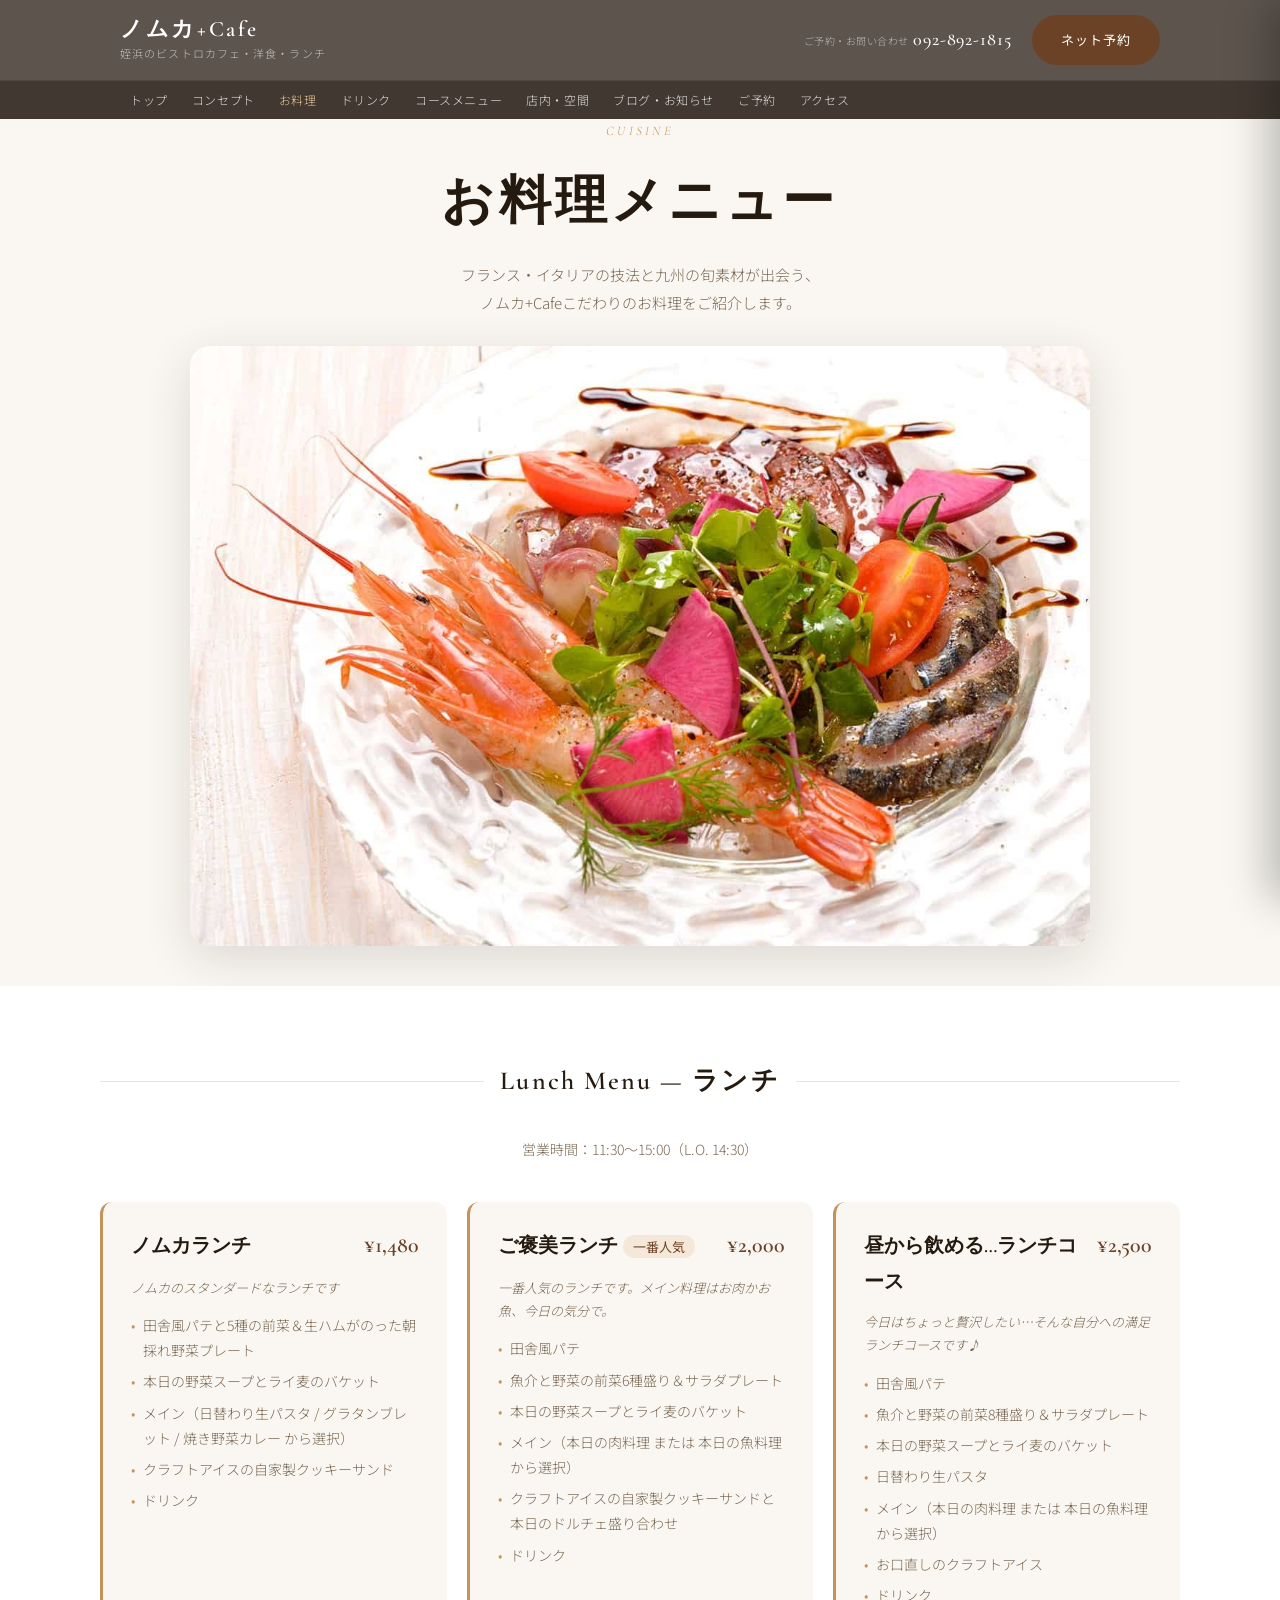
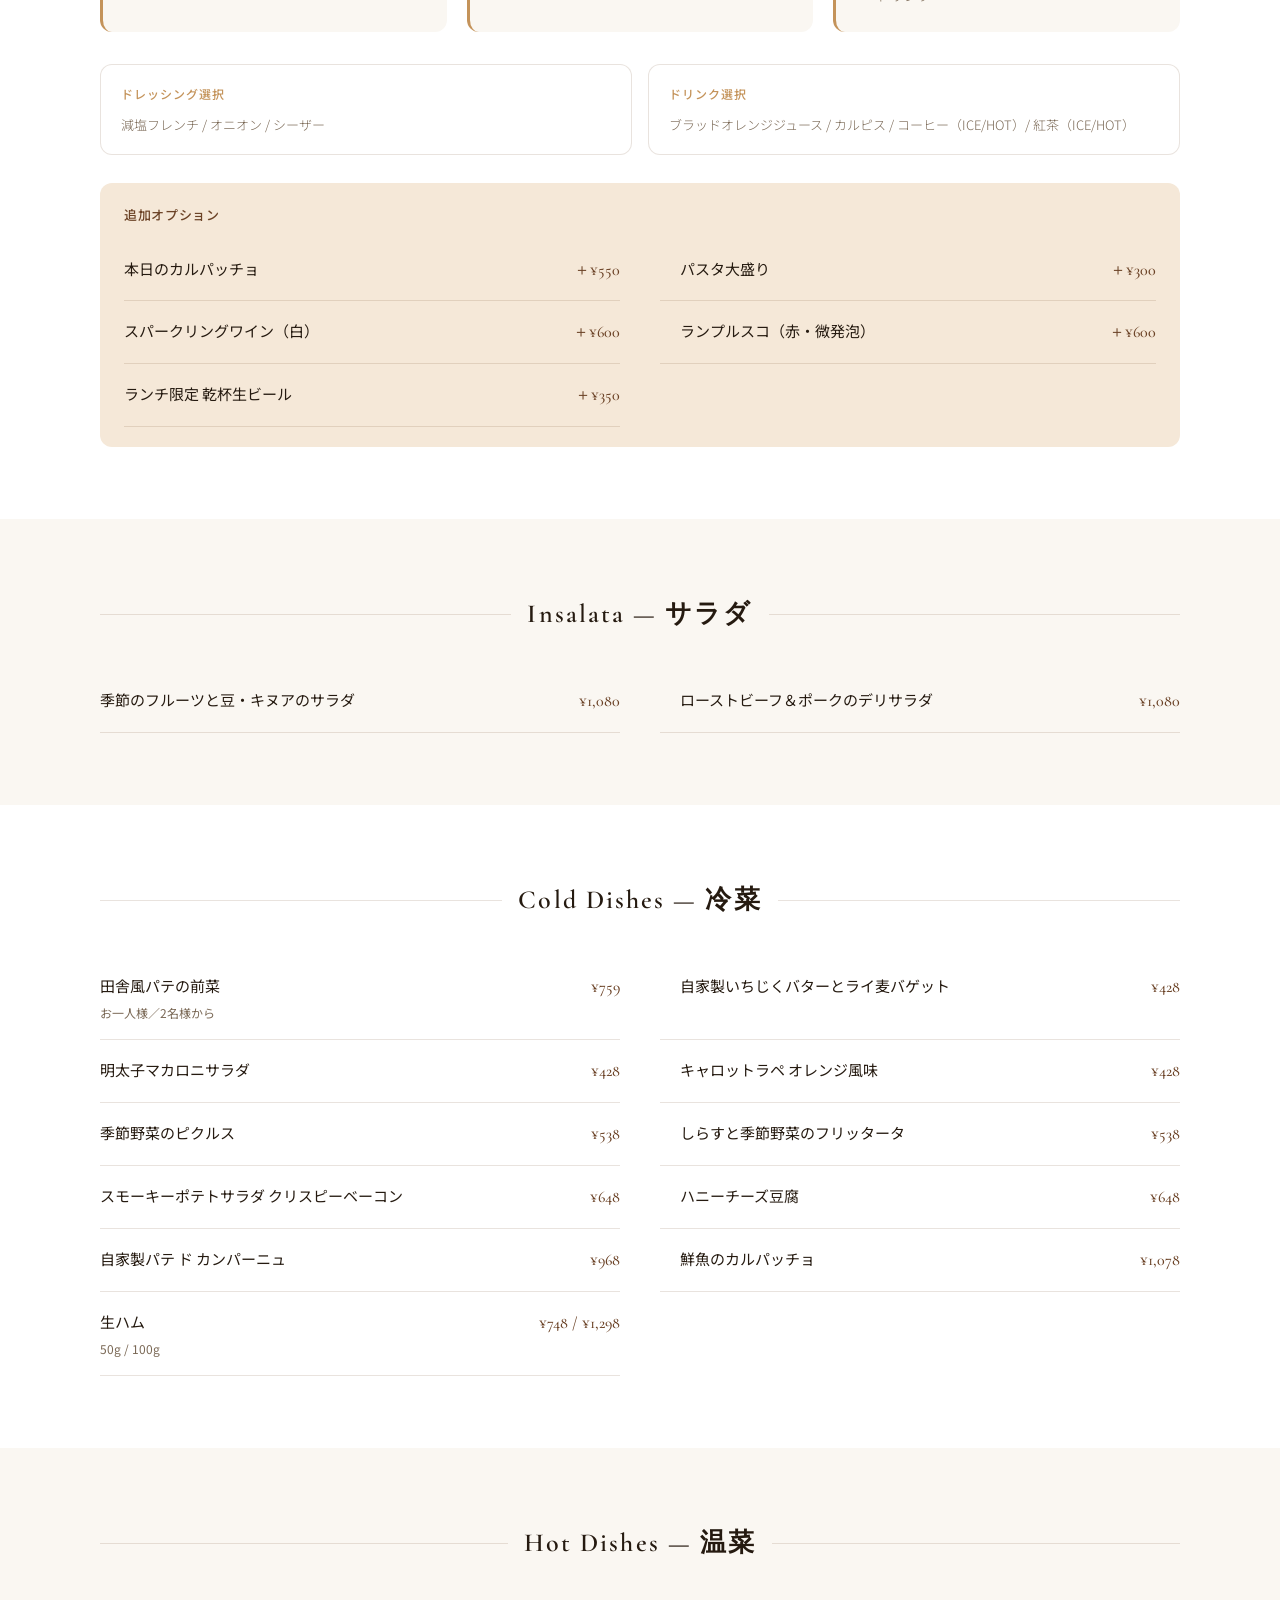
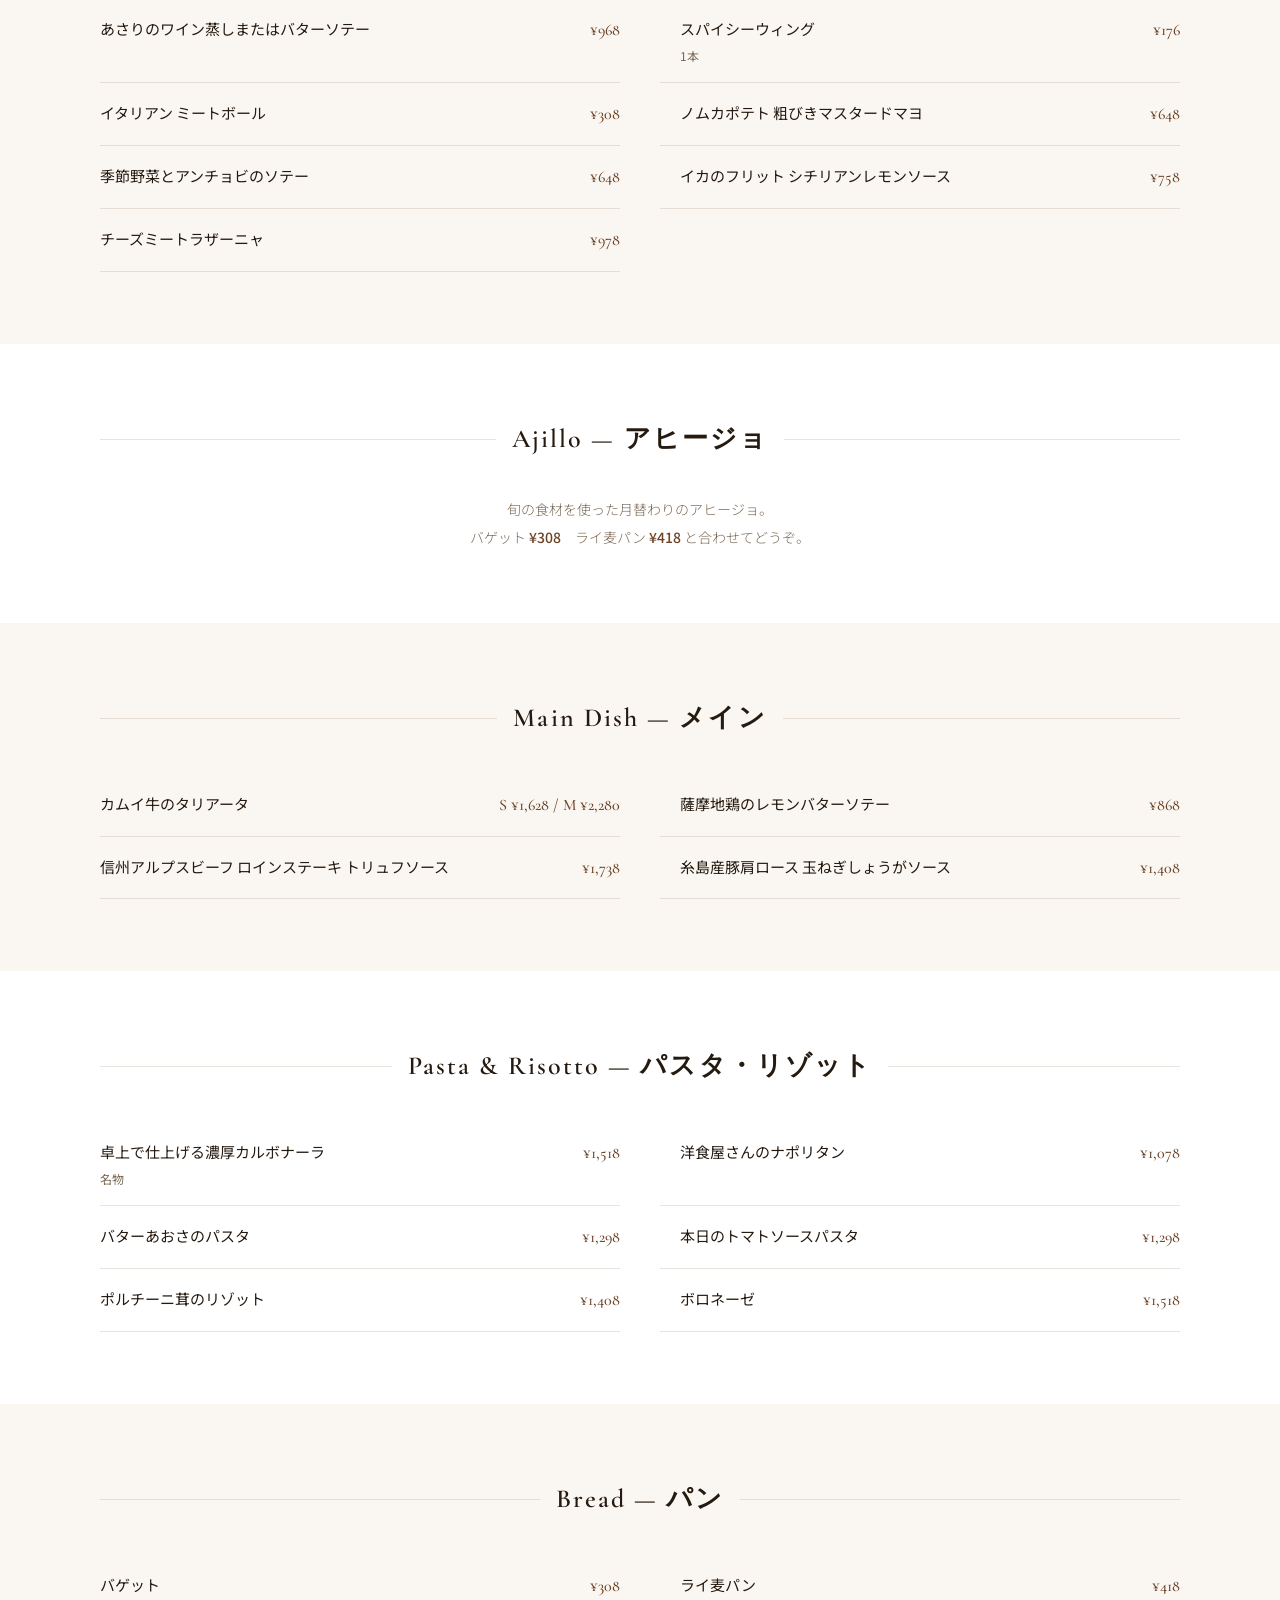
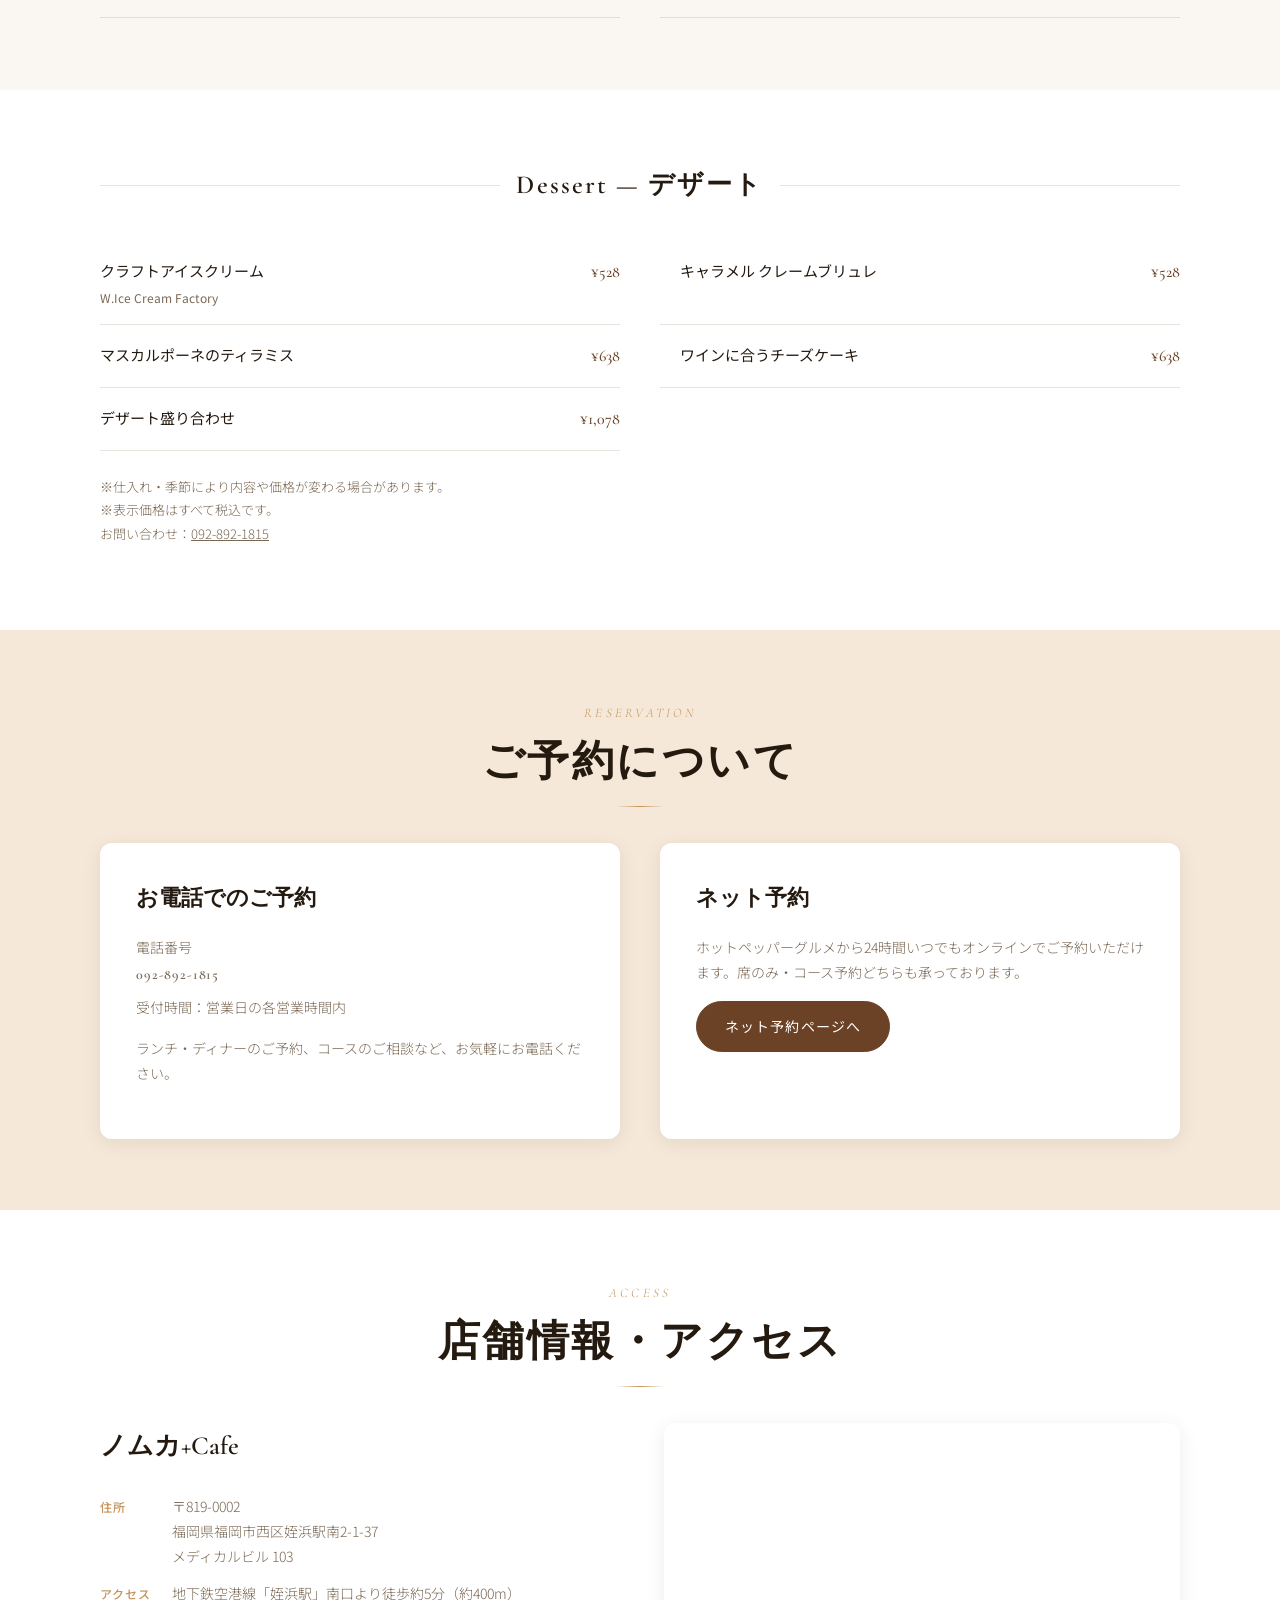
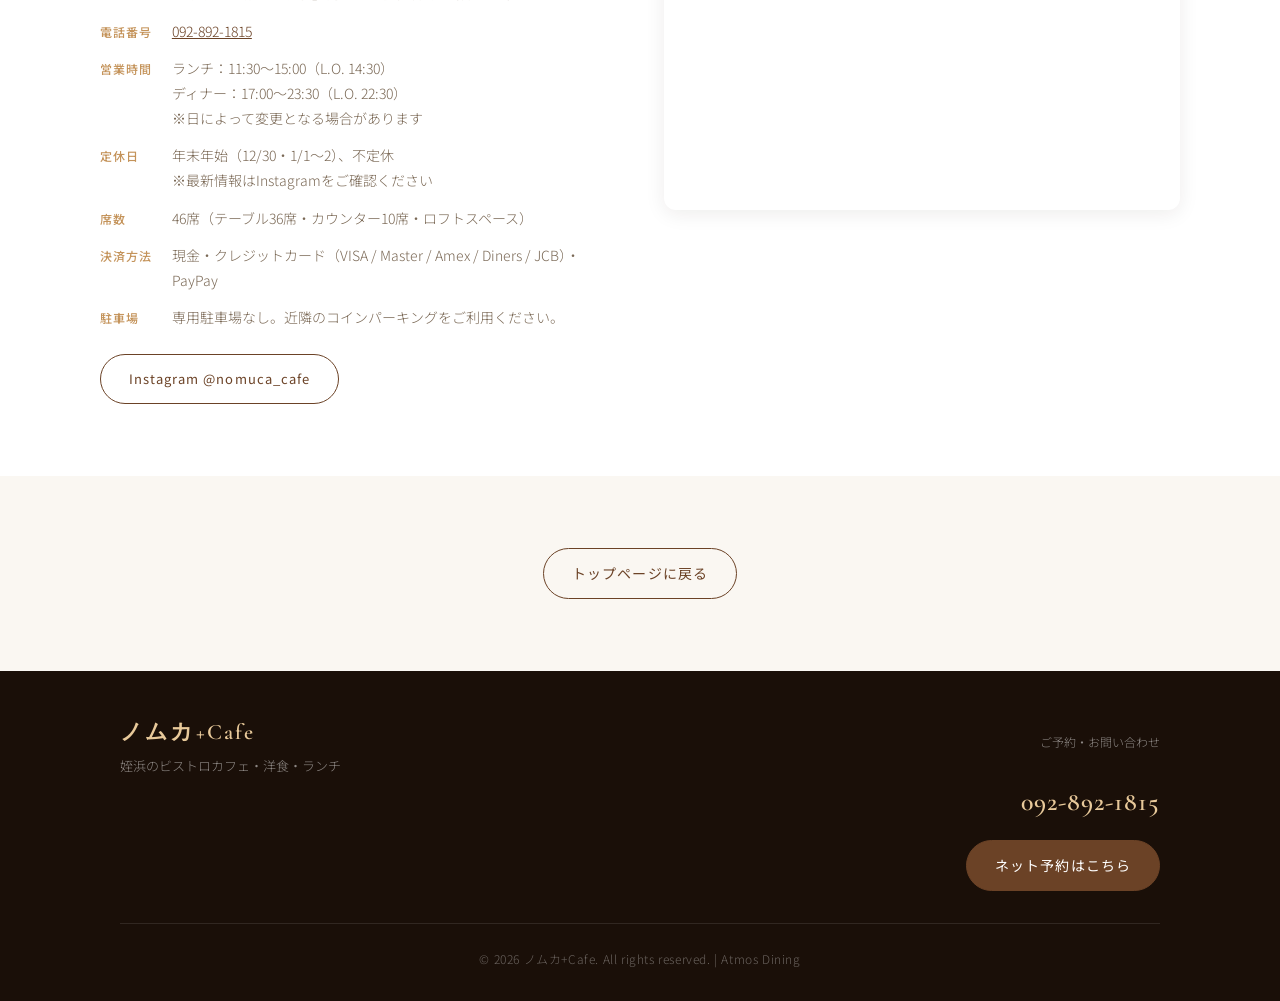
<file: menu.html>
<!DOCTYPE html>
<html lang="ja">
<head>
<!-- Google tag (gtag.js) -->
<script async src="https://www.googletagmanager.com/gtag/js?id=G-EHJ7QMNMTC"></script>
<script>
  window.dataLayer = window.dataLayer || [];
  function gtag(){dataLayer.push(arguments);}
  gtag('js', new Date());
  gtag('config', 'G-EHJ7QMNMTC');
</script>
<meta charset="UTF-8">
<title>お料理メニュー｜ノムカ+Cafe｜姪浜のビストロカフェ</title>
<meta name="viewport" content="width=device-width, initial-scale=1">
<meta name="description" content="ノムカ+Cafeのお料理メニュー。濃厚カルボナーラ・銘柄牛ステーキ・旬の洋食をランチ・ディナーでご提供。姪浜駅南口より徒歩5分。">
<link rel="icon" href="./favicon.ico">

<link rel="preconnect" href="https://fonts.googleapis.com">
<link rel="preconnect" href="https://fonts.gstatic.com" crossorigin>
<link href="https://fonts.googleapis.com/css2?family=Cormorant+Garamond:ital,wght@0,400;0,500;0,600;1,400;1,500&family=Noto+Sans+JP:wght@300;400;500&display=swap" rel="stylesheet">
<link rel="stylesheet" href="./style.css">

<!-- OGP -->
<meta property="og:type" content="article">
<meta property="og:site_name" content="ノムカ+Cafe">
<meta property="og:title" content="お料理メニュー｜ノムカ+Cafe">
<meta property="og:description" content="ノムカ+Cafeのお料理メニュー。濃厚カルボナーラ・銘柄牛ステーキ・旬の洋食。">
<meta property="og:url" content="https://nomuka-cafe.com/menu.html">
<meta property="og:image" content="https://nomuka-cafe.com/images/hero-1.jpg">
<meta name="twitter:card" content="summary_large_image">
<link rel="canonical" href="https://nomuka-cafe.com/menu.html">

<!-- BreadcrumbList -->
<script type="application/ld+json">
{
  "@context": "https://schema.org",
  "@type": "BreadcrumbList",
  "itemListElement": [
    {"@type":"ListItem","position":1,"name":"ホーム","item":"https://nomuka-cafe.com/"},
    {"@type":"ListItem","position":2,"name":"お料理メニュー","item":"https://nomuka-cafe.com/menu.html"}
  ]
}
</script>
</head>

<body data-page="menu">
<div id="top"></div>
<div id="shared-header"></div>

<main id="main">

  <!-- ページ見出し -->
  <section class="section is-inview page-head">
    <div class="section-inner">
      <span class="page-eyebrow">Cuisine</span>
      <h1 class="page-title">お料理メニュー</h1>
      <p class="page-lead">
        フランス・イタリアの技法と九州の旬素材が出会う、<br>
        ノムカ+Cafeこだわりのお料理をご紹介します。
      </p>
      <div class="menu-feature-image">
        <img src="./images/menu-feature.jpg" alt="ノムカ+Cafe お料理">
      </div>
    </div>
  </section>

  <!-- ランチメニュー -->
  <section class="section is-inview menu-page" style="background:#fff;">
    <div class="section-inner">
      <div class="menu-cat-header">
        <span class="menu-cat-title">Lunch Menu — ランチ</span>
      </div>
      <p style="text-align:center;color:var(--text-sub);font-size:14px;margin-bottom:40px;">
        営業時間：11:30〜15:00（L.O. 14:30）
      </p>

      <div class="lunch-grid">

        <!-- ノムカランチ -->
        <div style="background:var(--bg);border-radius:var(--radius);padding:24px 28px;border-left:3px solid var(--accent);">
          <div style="display:flex;justify-content:space-between;align-items:baseline;gap:12px;margin-bottom:10px;">
            <div style="font-family:'Cormorant Garamond',serif;font-size:20px;font-weight:600;color:var(--text);">ノムカランチ</div>
            <div style="font-family:'Cormorant Garamond',serif;font-size:22px;font-weight:600;color:var(--primary);white-space:nowrap;">¥1,480</div>
          </div>
          <p style="font-size:13px;color:var(--text-sub);margin:0 0 14px;font-style:italic;">ノムカのスタンダードなランチです</p>
          <ul style="list-style:none;padding:0;margin:0;display:grid;gap:6px;">
            <li style="font-size:14px;color:var(--text-sub);display:flex;gap:8px;align-items:baseline;"><span style="color:var(--accent);flex-shrink:0;">•</span>田舎風パテと5種の前菜＆生ハムがのった朝採れ野菜プレート</li>
            <li style="font-size:14px;color:var(--text-sub);display:flex;gap:8px;align-items:baseline;"><span style="color:var(--accent);flex-shrink:0;">•</span>本日の野菜スープとライ麦のバケット</li>
            <li style="font-size:14px;color:var(--text-sub);display:flex;gap:8px;align-items:baseline;"><span style="color:var(--accent);flex-shrink:0;">•</span>メイン（日替わり生パスタ / グラタンブレット / 焼き野菜カレー から選択）</li>
            <li style="font-size:14px;color:var(--text-sub);display:flex;gap:8px;align-items:baseline;"><span style="color:var(--accent);flex-shrink:0;">•</span>クラフトアイスの自家製クッキーサンド</li>
            <li style="font-size:14px;color:var(--text-sub);display:flex;gap:8px;align-items:baseline;"><span style="color:var(--accent);flex-shrink:0;">•</span>ドリンク</li>
          </ul>
        </div>

        <!-- ご褒美ランチ -->
        <div style="background:var(--bg);border-radius:var(--radius);padding:24px 28px;border-left:3px solid var(--accent);">
          <div style="display:flex;justify-content:space-between;align-items:baseline;gap:12px;margin-bottom:10px;">
            <div style="font-family:'Cormorant Garamond',serif;font-size:20px;font-weight:600;color:var(--text);">ご褒美ランチ <span style="font-size:13px;background:var(--primary-soft);color:var(--primary);padding:2px 10px;border-radius:999px;font-family:'Noto Sans JP',sans-serif;font-weight:400;">一番人気</span></div>
            <div style="font-family:'Cormorant Garamond',serif;font-size:22px;font-weight:600;color:var(--primary);white-space:nowrap;">¥2,000</div>
          </div>
          <p style="font-size:13px;color:var(--text-sub);margin:0 0 14px;font-style:italic;">一番人気のランチです。メイン料理はお肉かお魚、今日の気分で。</p>
          <ul style="list-style:none;padding:0;margin:0;display:grid;gap:6px;">
            <li style="font-size:14px;color:var(--text-sub);display:flex;gap:8px;align-items:baseline;"><span style="color:var(--accent);flex-shrink:0;">•</span>田舎風パテ</li>
            <li style="font-size:14px;color:var(--text-sub);display:flex;gap:8px;align-items:baseline;"><span style="color:var(--accent);flex-shrink:0;">•</span>魚介と野菜の前菜6種盛り＆サラダプレート</li>
            <li style="font-size:14px;color:var(--text-sub);display:flex;gap:8px;align-items:baseline;"><span style="color:var(--accent);flex-shrink:0;">•</span>本日の野菜スープとライ麦のバケット</li>
            <li style="font-size:14px;color:var(--text-sub);display:flex;gap:8px;align-items:baseline;"><span style="color:var(--accent);flex-shrink:0;">•</span>メイン（本日の肉料理 または 本日の魚料理 から選択）</li>
            <li style="font-size:14px;color:var(--text-sub);display:flex;gap:8px;align-items:baseline;"><span style="color:var(--accent);flex-shrink:0;">•</span>クラフトアイスの自家製クッキーサンドと本日のドルチェ盛り合わせ</li>
            <li style="font-size:14px;color:var(--text-sub);display:flex;gap:8px;align-items:baseline;"><span style="color:var(--accent);flex-shrink:0;">•</span>ドリンク</li>
          </ul>
        </div>

        <!-- 昼から飲めるランチコース -->
        <div style="background:var(--bg);border-radius:var(--radius);padding:24px 28px;border-left:3px solid var(--accent);">
          <div style="display:flex;justify-content:space-between;align-items:baseline;gap:12px;margin-bottom:10px;">
            <div style="font-family:'Cormorant Garamond',serif;font-size:20px;font-weight:600;color:var(--text);">昼から飲める…ランチコース</div>
            <div style="font-family:'Cormorant Garamond',serif;font-size:22px;font-weight:600;color:var(--primary);white-space:nowrap;">¥2,500</div>
          </div>
          <p style="font-size:13px;color:var(--text-sub);margin:0 0 14px;font-style:italic;">今日はちょっと贅沢したい…そんな自分への満足ランチコースです♪</p>
          <ul style="list-style:none;padding:0;margin:0;display:grid;gap:6px;">
            <li style="font-size:14px;color:var(--text-sub);display:flex;gap:8px;align-items:baseline;"><span style="color:var(--accent);flex-shrink:0;">•</span>田舎風パテ</li>
            <li style="font-size:14px;color:var(--text-sub);display:flex;gap:8px;align-items:baseline;"><span style="color:var(--accent);flex-shrink:0;">•</span>魚介と野菜の前菜8種盛り＆サラダプレート</li>
            <li style="font-size:14px;color:var(--text-sub);display:flex;gap:8px;align-items:baseline;"><span style="color:var(--accent);flex-shrink:0;">•</span>本日の野菜スープとライ麦のバケット</li>
            <li style="font-size:14px;color:var(--text-sub);display:flex;gap:8px;align-items:baseline;"><span style="color:var(--accent);flex-shrink:0;">•</span>日替わり生パスタ</li>
            <li style="font-size:14px;color:var(--text-sub);display:flex;gap:8px;align-items:baseline;"><span style="color:var(--accent);flex-shrink:0;">•</span>メイン（本日の肉料理 または 本日の魚料理 から選択）</li>
            <li style="font-size:14px;color:var(--text-sub);display:flex;gap:8px;align-items:baseline;"><span style="color:var(--accent);flex-shrink:0;">•</span>お口直しのクラフトアイス</li>
            <li style="font-size:14px;color:var(--text-sub);display:flex;gap:8px;align-items:baseline;"><span style="color:var(--accent);flex-shrink:0;">•</span>ドリンク</li>
          </ul>
        </div>

      </div><!-- /.lunch-grid -->

      <!-- ドレッシング・ドリンク選択 -->
      <div style="display:grid;grid-template-columns:1fr 1fr;gap:16px;margin-bottom:28px;">
        <div style="background:#fff;border:1px solid var(--border);border-radius:var(--radius);padding:18px 20px;">
          <div style="font-size:12px;font-weight:500;color:var(--accent);letter-spacing:0.08em;margin-bottom:8px;">ドレッシング選択</div>
          <p style="font-size:13px;color:var(--text-sub);margin:0;line-height:1.8;">減塩フレンチ / オニオン / シーザー</p>
        </div>
        <div style="background:#fff;border:1px solid var(--border);border-radius:var(--radius);padding:18px 20px;">
          <div style="font-size:12px;font-weight:500;color:var(--accent);letter-spacing:0.08em;margin-bottom:8px;">ドリンク選択</div>
          <p style="font-size:13px;color:var(--text-sub);margin:0;line-height:1.8;">ブラッドオレンジジュース / カルピス / コーヒー（ICE/HOT）/ 紅茶（ICE/HOT）</p>
        </div>
      </div>

      <!-- 追加オプション -->
      <div style="background:var(--primary-soft);border-radius:var(--radius);padding:20px 24px;">
        <div style="font-size:13px;font-weight:500;color:var(--primary);margin-bottom:12px;letter-spacing:0.05em;">追加オプション</div>
        <div class="menu-list" style="grid-template-columns:repeat(2,1fr);">
          <div class="menu-item">
            <div class="menu-item-name">本日のカルパッチョ</div>
            <div class="menu-item-price">＋¥550</div>
          </div>
          <div class="menu-item">
            <div class="menu-item-name">パスタ大盛り</div>
            <div class="menu-item-price">＋¥300</div>
          </div>
          <div class="menu-item">
            <div class="menu-item-name">スパークリングワイン（白）</div>
            <div class="menu-item-price">＋¥600</div>
          </div>
          <div class="menu-item">
            <div class="menu-item-name">ランプルスコ（赤・微発泡）</div>
            <div class="menu-item-price">＋¥600</div>
          </div>
          <div class="menu-item">
            <div class="menu-item-name">ランチ限定 乾杯生ビール</div>
            <div class="menu-item-price">＋¥350</div>
          </div>
        </div>
      </div>

    </div>
  </section>

  <!-- サラダ -->
  <section class="section is-inview menu-page" style="background:var(--bg);">
    <div class="section-inner">
      <div class="menu-cat-header">
        <span class="menu-cat-title">Insalata — サラダ</span>
      </div>
      <div class="menu-list">
        <div class="menu-item">
          <div class="menu-item-name">季節のフルーツと豆・キヌアのサラダ</div>
          <div class="menu-item-price">¥1,080</div>
        </div>
        <div class="menu-item">
          <div class="menu-item-name">ローストビーフ＆ポークのデリサラダ</div>
          <div class="menu-item-price">¥1,080</div>
        </div>
      </div>
    </div>
  </section>

  <!-- 冷菜 -->
  <section class="section is-inview menu-page" style="background:#fff;">
    <div class="section-inner">
      <div class="menu-cat-header">
        <span class="menu-cat-title">Cold Dishes — 冷菜</span>
      </div>
      <div class="menu-list">
        <div class="menu-item">
          <div class="menu-item-name">
            田舎風パテの前菜
            <small>お一人様／2名様から</small>
          </div>
          <div class="menu-item-price">¥759</div>
        </div>
        <div class="menu-item">
          <div class="menu-item-name">自家製いちじくバターとライ麦バゲット</div>
          <div class="menu-item-price">¥428</div>
        </div>
        <div class="menu-item">
          <div class="menu-item-name">明太子マカロニサラダ</div>
          <div class="menu-item-price">¥428</div>
        </div>
        <div class="menu-item">
          <div class="menu-item-name">キャロットラペ オレンジ風味</div>
          <div class="menu-item-price">¥428</div>
        </div>
        <div class="menu-item">
          <div class="menu-item-name">季節野菜のピクルス</div>
          <div class="menu-item-price">¥538</div>
        </div>
        <div class="menu-item">
          <div class="menu-item-name">しらすと季節野菜のフリッタータ</div>
          <div class="menu-item-price">¥538</div>
        </div>
        <div class="menu-item">
          <div class="menu-item-name">スモーキーポテトサラダ クリスピーベーコン</div>
          <div class="menu-item-price">¥648</div>
        </div>
        <div class="menu-item">
          <div class="menu-item-name">ハニーチーズ豆腐</div>
          <div class="menu-item-price">¥648</div>
        </div>
        <div class="menu-item">
          <div class="menu-item-name">自家製パテ ド カンパーニュ</div>
          <div class="menu-item-price">¥968</div>
        </div>
        <div class="menu-item">
          <div class="menu-item-name">鮮魚のカルパッチョ</div>
          <div class="menu-item-price">¥1,078</div>
        </div>
        <div class="menu-item">
          <div class="menu-item-name">
            生ハム
            <small>50g / 100g</small>
          </div>
          <div class="menu-item-price">¥748 / ¥1,298</div>
        </div>
      </div>
    </div>
  </section>

  <!-- 温菜 -->
  <section class="section is-inview menu-page" style="background:var(--bg);">
    <div class="section-inner">
      <div class="menu-cat-header">
        <span class="menu-cat-title">Hot Dishes — 温菜</span>
      </div>
      <div class="menu-list">
        <div class="menu-item">
          <div class="menu-item-name">あさりのワイン蒸しまたはバターソテー</div>
          <div class="menu-item-price">¥968</div>
        </div>
        <div class="menu-item">
          <div class="menu-item-name">
            スパイシーウィング
            <small>1本</small>
          </div>
          <div class="menu-item-price">¥176</div>
        </div>
        <div class="menu-item">
          <div class="menu-item-name">イタリアン ミートボール</div>
          <div class="menu-item-price">¥308</div>
        </div>
        <div class="menu-item">
          <div class="menu-item-name">ノムカポテト 粗びきマスタードマヨ</div>
          <div class="menu-item-price">¥648</div>
        </div>
        <div class="menu-item">
          <div class="menu-item-name">季節野菜とアンチョビのソテー</div>
          <div class="menu-item-price">¥648</div>
        </div>
        <div class="menu-item">
          <div class="menu-item-name">イカのフリット シチリアンレモンソース</div>
          <div class="menu-item-price">¥758</div>
        </div>
        <div class="menu-item">
          <div class="menu-item-name">チーズミートラザーニャ</div>
          <div class="menu-item-price">¥978</div>
        </div>
      </div>
    </div>
  </section>

  <!-- アヒージョ -->
  <section class="section is-inview menu-page" style="background:#fff;">
    <div class="section-inner">
      <div class="menu-cat-header">
        <span class="menu-cat-title">Ajillo — アヒージョ</span>
      </div>
      <p style="text-align:center;color:var(--text-sub);font-size:14px;line-height:2;margin-bottom:0;">
        旬の食材を使った月替わりのアヒージョ。<br>
        バゲット <span style="color:var(--primary);font-weight:500;">¥308</span>　ライ麦パン <span style="color:var(--primary);font-weight:500;">¥418</span> と合わせてどうぞ。
      </p>
    </div>
  </section>

  <!-- メイン -->
  <section class="section is-inview menu-page" style="background:var(--bg);">
    <div class="section-inner">
      <div class="menu-cat-header">
        <span class="menu-cat-title">Main Dish — メイン</span>
      </div>
      <div class="menu-list">
        <div class="menu-item">
          <div class="menu-item-name">
            カムイ牛のタリアータ
          </div>
          <div class="menu-item-price">S ¥1,628 / M ¥2,280</div>
        </div>
        <div class="menu-item">
          <div class="menu-item-name">薩摩地鶏のレモンバターソテー</div>
          <div class="menu-item-price">¥868</div>
        </div>
        <div class="menu-item">
          <div class="menu-item-name">
            信州アルプスビーフ ロインステーキ トリュフソース
          </div>
          <div class="menu-item-price">¥1,738</div>
        </div>
        <div class="menu-item">
          <div class="menu-item-name">糸島産豚肩ロース 玉ねぎしょうがソース</div>
          <div class="menu-item-price">¥1,408</div>
        </div>
      </div>
    </div>
  </section>

  <!-- パスタ・リゾット -->
  <section class="section is-inview menu-page" style="background:#fff;">
    <div class="section-inner">
      <div class="menu-cat-header">
        <span class="menu-cat-title">Pasta &amp; Risotto — パスタ・リゾット</span>
      </div>
      <div class="menu-list">
        <div class="menu-item">
          <div class="menu-item-name">
            卓上で仕上げる濃厚カルボナーラ
            <small>名物</small>
          </div>
          <div class="menu-item-price">¥1,518</div>
        </div>
        <div class="menu-item">
          <div class="menu-item-name">洋食屋さんのナポリタン</div>
          <div class="menu-item-price">¥1,078</div>
        </div>
        <div class="menu-item">
          <div class="menu-item-name">バターあおさのパスタ</div>
          <div class="menu-item-price">¥1,298</div>
        </div>
        <div class="menu-item">
          <div class="menu-item-name">本日のトマトソースパスタ</div>
          <div class="menu-item-price">¥1,298</div>
        </div>
        <div class="menu-item">
          <div class="menu-item-name">ポルチーニ茸のリゾット</div>
          <div class="menu-item-price">¥1,408</div>
        </div>
        <div class="menu-item">
          <div class="menu-item-name">ボロネーゼ</div>
          <div class="menu-item-price">¥1,518</div>
        </div>
      </div>
    </div>
  </section>

  <!-- パン -->
  <section class="section is-inview menu-page" style="background:var(--bg);">
    <div class="section-inner">
      <div class="menu-cat-header">
        <span class="menu-cat-title">Bread — パン</span>
      </div>
      <div class="menu-list">
        <div class="menu-item">
          <div class="menu-item-name">バゲット</div>
          <div class="menu-item-price">¥308</div>
        </div>
        <div class="menu-item">
          <div class="menu-item-name">ライ麦パン</div>
          <div class="menu-item-price">¥418</div>
        </div>
      </div>
    </div>
  </section>

  <!-- デザート -->
  <section class="section is-inview menu-page" style="background:#fff;">
    <div class="section-inner">
      <div class="menu-cat-header">
        <span class="menu-cat-title">Dessert — デザート</span>
      </div>
      <div class="menu-list">
        <div class="menu-item">
          <div class="menu-item-name">
            クラフトアイスクリーム
            <small>W.Ice Cream Factory</small>
          </div>
          <div class="menu-item-price">¥528</div>
        </div>
        <div class="menu-item">
          <div class="menu-item-name">キャラメル クレームブリュレ</div>
          <div class="menu-item-price">¥528</div>
        </div>
        <div class="menu-item">
          <div class="menu-item-name">マスカルポーネのティラミス</div>
          <div class="menu-item-price">¥638</div>
        </div>
        <div class="menu-item">
          <div class="menu-item-name">ワインに合うチーズケーキ</div>
          <div class="menu-item-price">¥638</div>
        </div>
        <div class="menu-item">
          <div class="menu-item-name">デザート盛り合わせ</div>
          <div class="menu-item-price">¥1,078</div>
        </div>
      </div>

      <p class="menu-note">
        ※仕入れ・季節により内容や価格が変わる場合があります。<br>
        ※表示価格はすべて税込です。<br>
        お問い合わせ：<a href="tel:0928921815">092-892-1815</a>
      </p>
    </div>
  </section>

  <div id="shared-bottom"></div>
  <a href="#top" class="page-top" aria-label="ページの先頭へ戻る">↑</a>

</main>

<script src="./common.js"></script>
</body>
</html>
</file>
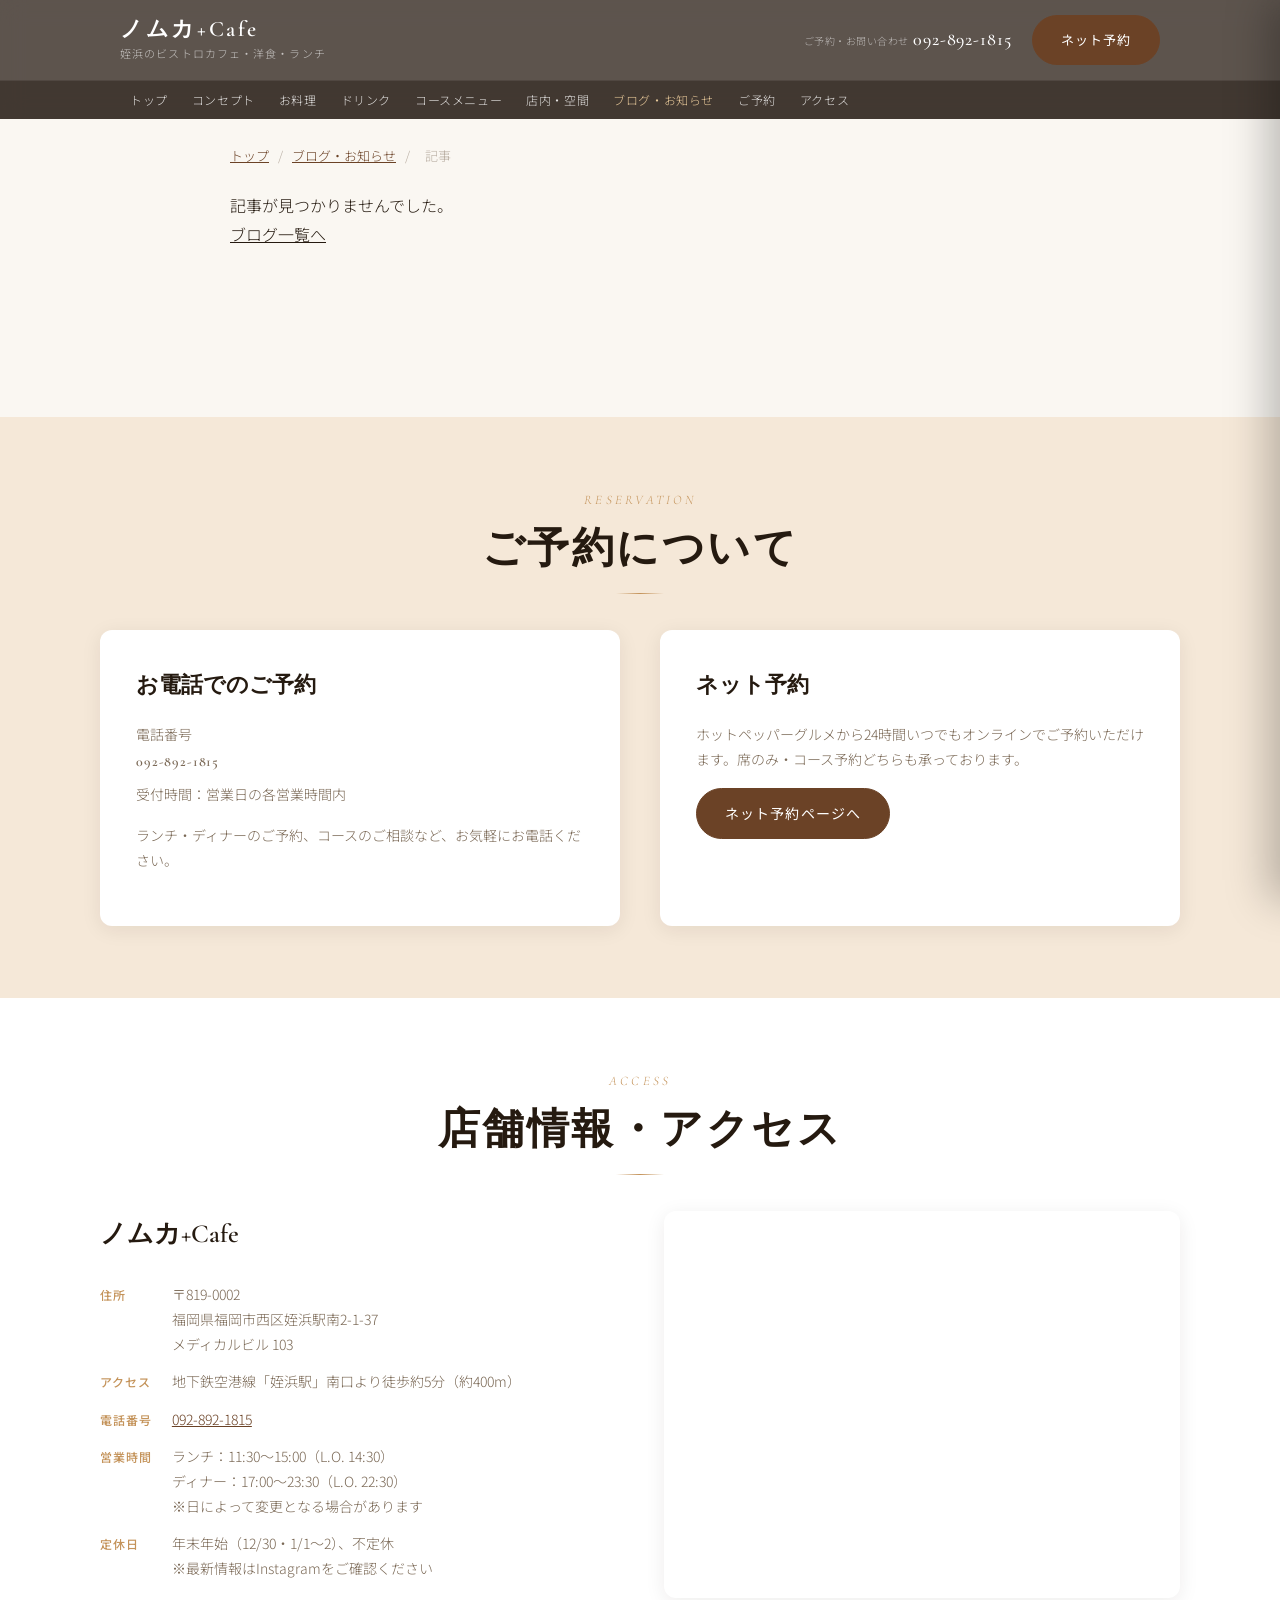
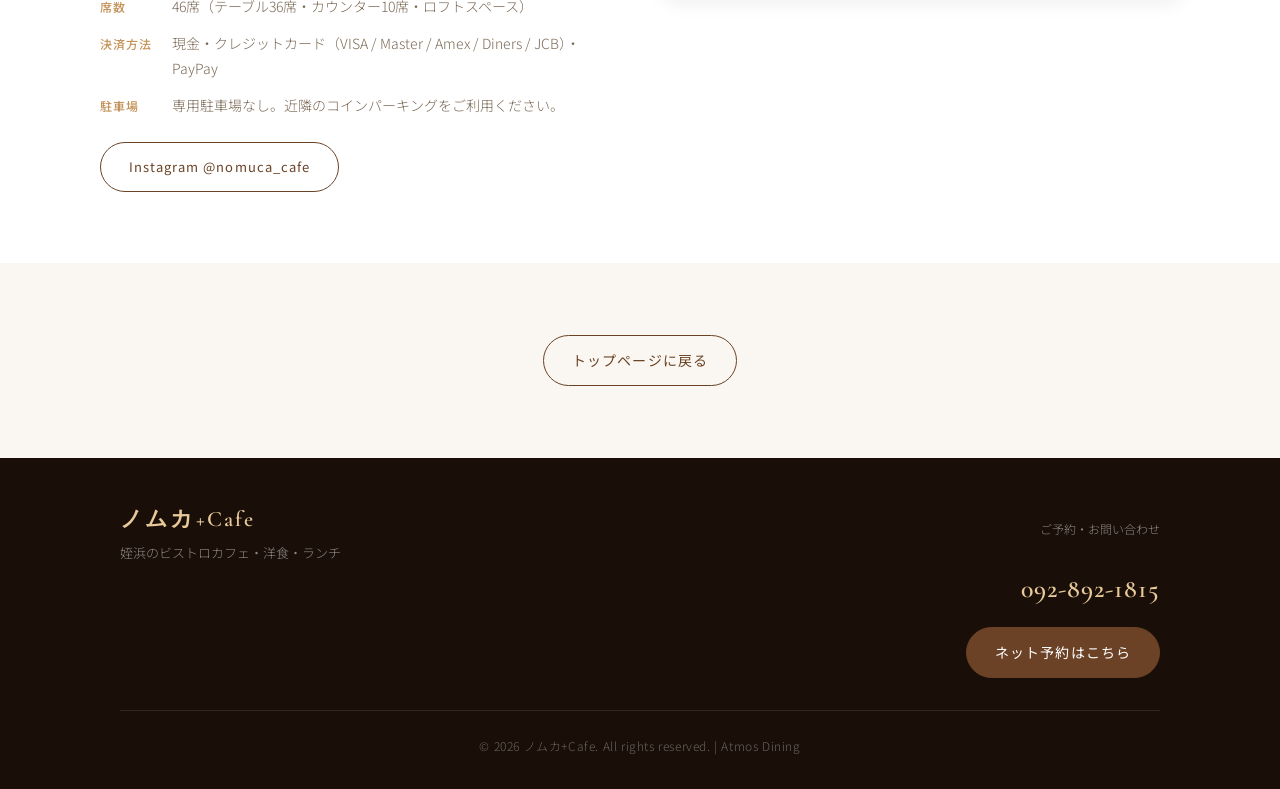
<file: blog/posts/post.html>
<!doctype html>
<html lang="ja">
<head>
<!-- Google tag (gtag.js) -->
<script async src="https://www.googletagmanager.com/gtag/js?id=G-EHJ7QMNMTC"></script>
<script>
  window.dataLayer = window.dataLayer || [];
  function gtag(){dataLayer.push(arguments);}
  gtag('js', new Date());
  gtag('config', 'G-EHJ7QMNMTC');
</script>
<meta charset="utf-8">
<meta name="viewport" content="width=device-width, initial-scale=1">
<title>ブログ｜ノムカ+Cafe</title>
<meta name="description" content="ノムカ+Cafeのブログ記事。">
<link rel="canonical" id="canonical-link" href="https://nomuka-cafe.com/blog/">
<link rel="icon" href="../../favicon.ico">

<link rel="preconnect" href="https://fonts.googleapis.com">
<link rel="preconnect" href="https://fonts.gstatic.com" crossorigin>
<link href="https://fonts.googleapis.com/css2?family=Cormorant+Garamond:ital,wght@0,400;0,500;0,600;1,400;1,500&family=Noto+Sans+JP:wght@300;400;500&display=swap" rel="stylesheet">
<link rel="stylesheet" href="../../style.css">

<!-- OGP -->
<meta property="og:type" content="article">
<meta property="og:site_name" content="ノムカ+Cafe">
<meta property="og:title" content="ブログ｜ノムカ+Cafe">
<meta property="og:description" content="ノムカ+Cafeのブログ記事。">
<meta property="og:url" id="og-url" content="https://nomuka-cafe.com/blog/">
<meta property="og:image" content="https://nomuka-cafe.com/images/hero-1.jpg">
<meta name="twitter:card" content="summary_large_image">
<script src="../../vendor/blog-security.js"></script>
</head>

<body data-page="blog">
<div id="top"></div>
<div id="shared-header"></div>

<main id="main">
  <section class="section is-inview" style="padding-top: calc(var(--header-h) + 32px) !important;">
    <div class="post-wrap">

      <nav class="post-breadcrumb">
        <a href="/">トップ</a>
        <span>/</span>
        <a href="/blog/">ブログ・お知らせ</a>
        <span>/</span>
        <span id="bc-title">記事</span>
      </nav>

      <div id="post-content">
        <p class="post-loading">読み込み中…</p>
      </div>

    </div>
  </section>

  <div id="shared-bottom"></div>
  <a href="#top" class="page-top" aria-label="ページの先頭へ戻る">↑</a>
</main>

<script src="../../vendor/dompurify/purify.min.js"></script>
<script src="../../vendor/marked/marked.umd.js"></script>
<script src="../../common.js"></script>
<script>
(async () => {
  const params    = new URLSearchParams(location.search);
  const slug      = params.get('slug') || '';
  const contentEl = document.getElementById('post-content');
  const bcTitle   = document.getElementById('bc-title');

  function esc(s) {
    return String(s ?? '')
      .replaceAll('&','&amp;').replaceAll('<','&lt;')
      .replaceAll('>','&gt;').replaceAll('"','&quot;');
  }
  function fmtDate(d) {
    const m = String(d || '').match(/^(\d{4})-(\d{2})-(\d{2})$/);
    return m ? `${m[1]}.${m[2]}.${m[3]}` : esc(d || '');
  }

  if (!slug) {
    contentEl.innerHTML = '<p>記事が見つかりませんでした。<br><a href="/blog/" style="text-decoration:underline">ブログ一覧へ</a></p>';
    return;
  }

  const canonicalUrl = `https://nomuka-cafe.com/blog/posts/post.html?slug=${encodeURIComponent(slug)}`;
  document.getElementById('canonical-link')?.setAttribute('href', canonicalUrl);
  document.getElementById('og-url')?.setAttribute('content', canonicalUrl);

  try {
    // post.html は posts.json のみを参照する（CLAUDE.md のルール）
    const res = await fetch('../posts.json', { cache: 'no-store' });
    if (!res.ok) throw new Error('記事データの読み込みエラー');
    const data = await res.json();
    const posts = data.posts ?? data;
    const post = posts.find(p => p.slug === slug);
    if (!post) throw new Error('記事が見つかりません: ' + slug);

    document.title = `${post.title}｜ノムカ+Cafe`;
    document.querySelector('meta[name="description"]')
      ?.setAttribute('content', post.excerpt || '');
    if (bcTitle) bcTitle.textContent = post.title;

    let imgSrc = '';
    if (post.image) {
      imgSrc = post.image
        .replace(/^\.\//, '../')
        .replace(/^\.\.\//, '../../');
    }

    const imgHtml = imgSrc
      ? `<img src="${esc(BlogSecurity.imageURL(imgSrc))}" alt="${esc(post.title)}" class="post-hero" loading="lazy">`
      : '';

    const rawBody = post.body || `<p>${esc(post.excerpt)}</p>`;
    const bodyHtml = (typeof marked !== "undefined" && !rawBody.trimStart().startsWith("<"))
      ? marked.parse(rawBody)
      : rawBody;

    contentEl.innerHTML = `
      <p class="post-date">${fmtDate(post.date)}</p>
      <h1 class="post-title">${esc(post.title)}</h1>
      ${imgHtml}
      <div class="post-body">${BlogSecurity.sanitizeHTML(bodyHtml)}</div>
      <div class="post-footer">
        <a href="/blog/">← ブログ一覧へ戻る</a>
        <span>|</span>
        <a href="/">トップへ</a>
      </div>
    `;

  } catch(e) {
    contentEl.innerHTML = `<p>エラー：${esc(e.message)}<br><a href="/blog/" style="text-decoration:underline">ブログ一覧へ</a></p>`;
    console.error(e);
  }
})();
</script>

</body>
</html>
</file>
<file: style.css>
/* ============================================================
   ノムカ+Cafe — style.css
   Modern bistro design: Cormorant Garamond × Noto Sans JP
   Color: warm espresso × amber gold × cream
   ============================================================ */

/* --------------- CSS variables --------------- */

:root {
  --header-h: 80px;

  /* ===== THEME COLOR (NOMUCA / Warm Bistro) ===== */
  --primary:        #6B4226;
  --primary-hover:  #522F1A;
  --primary-soft:   #F5E8D8;
  --primary-ink:    #fff;
  --accent:         #C4935A;
  --accent-light:   #E8C99A;
  --bg:             #FAF7F2;
  --bg-dark:        #1A0F08;
  --text:           #251A10;
  --text-sub:       #7A6855;
  --border:         rgba(107, 66, 38, 0.15);
  --radius:         12px;
  --radius-lg:      20px;
  --shadow:         0 4px 20px rgba(37, 26, 16, 0.08);
  --shadow-lg:      0 12px 48px rgba(37, 26, 16, 0.14);
  --transition:     0.3s ease;
}


/* --------------- reset & base --------------- */

*,
*::before,
*::after { box-sizing: border-box; }

html { scroll-behavior: smooth; }

body {
  margin: 0;
  font-family: "Noto Sans JP", "Hiragino Kaku Gothic ProN", sans-serif;
  font-weight: 300;
  color: var(--text);
  background-color: var(--bg);
  line-height: 1.8;
}

img {
  max-width: 100%;
  height: auto;
  display: block;
}

a { color: inherit; text-decoration: none; }

ul { margin: 0; padding: 0; list-style: none; }

h1, h2, h3, h4 {
  margin: 0;
  font-weight: 600;
}


/* --------------- layout helpers --------------- */

.section {
  padding: 72px 20px;
  scroll-margin-top: var(--header-h);
}

.section-inner {
  max-width: 1080px;
  margin: 0 auto;
}

/* --------------- section title (elegant) --------------- */

.section-eyebrow {
  display: block;
  font-family: 'Cormorant Garamond', 'Georgia', serif;
  font-style: italic;
  font-size: 13px;
  letter-spacing: 0.25em;
  color: var(--accent);
  text-align: center;
  margin-bottom: 10px;
  text-transform: uppercase;
}

.section-title {
  font-family: 'Cormorant Garamond', 'Georgia', serif;
  font-size: clamp(28px, 4vw, 42px);
  font-weight: 600;
  letter-spacing: 0.06em;
  text-align: center;
  margin-bottom: 0;
  color: var(--text);
  line-height: 1.3;
}

.section-divider {
  width: 48px;
  height: 1px;
  background: linear-gradient(90deg, transparent, var(--accent), transparent);
  margin: 16px auto 36px;
}

.section-lead {
  text-align: center;
  color: var(--text-sub);
  font-size: 15px;
  line-height: 1.9;
  margin-bottom: 48px;
}

/* --------------- scroll reveal --------------- */

.section,
.reveal-up,
.reveal-left,
.reveal-right {
  transition: opacity 0.75s ease, transform 0.75s ease;
  will-change: opacity, transform;
}

/* TOP page section default (hidden) */
body.is-home .section {
  opacity: 0;
  transform: translateY(28px);
}
body.is-home .section.is-inview {
  opacity: 1;
  transform: translateY(0);
}

/* Reveal helpers for non-section elements */
.reveal-up   { opacity: 0; transform: translateY(28px); }
.reveal-left { opacity: 0; transform: translateX(-28px); }
.reveal-right{ opacity: 0; transform: translateX(28px); }

.reveal-up.is-inview,
.reveal-left.is-inview,
.reveal-right.is-inview {
  opacity: 1;
  transform: translate(0);
}

/* Stagger for grid children */
.stagger > *:nth-child(1) { transition-delay: 0s; }
.stagger > *:nth-child(2) { transition-delay: 0.1s; }
.stagger > *:nth-child(3) { transition-delay: 0.2s; }
.stagger > *:nth-child(4) { transition-delay: 0.3s; }

/* Sub-pages: always show */
body:not(.is-home) .section {
  opacity: 1;
  transform: none;
  transition: none;
}

@media (prefers-reduced-motion: reduce) {
  .section, .reveal-up, .reveal-left, .reveal-right {
    opacity: 1;
    transform: none;
    transition: none;
  }
}


/* --------------- buttons --------------- */

.btn-primary,
.btn-secondary {
  display: inline-block;
  padding: 12px 28px;
  border-radius: 999px;
  font-size: 14px;
  font-weight: 400;
  letter-spacing: 0.08em;
  border: 1px solid transparent;
  transition: all 0.25s ease;
  white-space: nowrap;
  font-family: "Noto Sans JP", sans-serif;
}

.btn-primary {
  background-color: var(--primary);
  color: #fff;
  border-color: var(--primary);
}
.btn-primary:hover {
  background-color: var(--primary-hover);
  border-color: var(--primary-hover);
  transform: translateY(-1px);
  box-shadow: 0 6px 20px rgba(107, 66, 38, 0.3);
}

.btn-secondary {
  background-color: transparent;
  color: var(--primary);
  border-color: var(--primary);
}
.btn-secondary:hover {
  background-color: var(--primary-soft);
  transform: translateY(-1px);
}

/* Hero内の電話ボタン：写真の上でも必ず見えるよう白系で上書き */
.hero .btn-secondary {
  background-color: rgba(255, 255, 255, 0.18);
  color: #fff;
  border-color: rgba(255, 255, 255, 0.65);
  backdrop-filter: blur(4px);
}
.hero .btn-secondary:hover {
  background-color: rgba(255, 255, 255, 0.30);
  border-color: rgba(255, 255, 255, 0.9);
  transform: translateY(-1px);
}


/* --------------- page top button --------------- */

.page-top {
  position: fixed;
  right: 20px;
  bottom: calc(20px + env(safe-area-inset-bottom, 0px));
  width: 48px;
  height: 48px;
  border-radius: 999px;
  display: flex;
  align-items: center;
  justify-content: center;
  background: var(--primary);
  color: #fff;
  border: 1px solid var(--primary);
  box-shadow: 0 4px 16px rgba(107, 66, 38, 0.35);
  font-size: 0; /* テキスト非表示、CSS矢印で描画 */
  z-index: 900;
  opacity: 0;
  transform: translateY(12px);
  pointer-events: none;
  transition: opacity 0.2s ease, transform 0.2s ease, background-color 0.2s ease;
}
/* CSS chevron 矢印 */
.page-top::before {
  content: '';
  display: block;
  width: 10px;
  height: 10px;
  border-top: 2px solid #fff;
  border-right: 2px solid #fff;
  transform: translate(-1px, 2px) rotate(-45deg);
}
.page-top.is-show {
  opacity: 1;
  transform: translateY(0);
  pointer-events: auto;
}
.page-top:hover {
  background: var(--primary-hover);
  border-color: var(--primary-hover);
}


/* --------------- header --------------- */

.site-header {
  position: fixed;
  top: 0;
  left: 0;
  width: 100%;
  z-index: 1000;
  background: rgba(26, 15, 8, 0.7);
  backdrop-filter: blur(12px);
  -webkit-backdrop-filter: blur(12px);
  color: #fff;
  transition: background 0.3s ease;
}

.header-inner {
  max-width: 1080px;
  margin: 0 auto;
  padding: 0 20px;
  height: var(--header-h);
  display: flex;
  align-items: center;
  justify-content: space-between;
  gap: 20px;
}

.header-brand {
  display: flex;
  flex-direction: column;
  gap: 2px;
}

.site-logo {
  font-family: 'Cormorant Garamond', serif;
  font-size: 22px;
  font-weight: 600;
  letter-spacing: 0.12em;
  color: #fff;
  line-height: 1.2;
}

.site-tagline {
  font-size: 11px;
  color: rgba(255,255,255,0.65);
  letter-spacing: 0.1em;
}

.header-right {
  display: flex;
  align-items: center;
  gap: 20px;
}

.header-tel {
  display: flex;
  flex-direction: column;
  text-align: right;
  line-height: 1.3;
}
.tel-label {
  font-size: 10px;
  color: rgba(255,255,255,0.6);
  letter-spacing: 0.05em;
}
.tel-number {
  font-size: 18px;
  font-weight: 500;
  font-family: 'Cormorant Garamond', serif;
  letter-spacing: 0.05em;
}

.header-reserve { font-size: 13px; }

/* Desktop nav */
.global-nav {
  background: rgba(26, 15, 8, 0.4);
  border-top: 1px solid rgba(255,255,255,0.08);
}
.global-nav ul {
  max-width: 1080px;
  margin: 0 auto;
  padding: 0 20px;
  display: flex;
  gap: 4px;
  flex-wrap: wrap;
}
.global-nav a {
  display: block;
  padding: 8px 10px;
  font-size: 12px;
  color: rgba(255,255,255,0.85);
  letter-spacing: 0.05em;
  transition: color 0.2s;
}
.global-nav a:hover,
.global-nav a[aria-current="page"] {
  color: var(--accent-light);
}

.header-only-desktop { display: block; }

/* Hamburger */
.nav-toggle {
  display: none;
  appearance: none;
  -webkit-appearance: none;
  background: transparent;
  border: 1px solid rgba(255,255,255,0.3);
  border-radius: 8px;
  padding: 10px;
  cursor: pointer;
  line-height: 0;
}
.nav-toggle__bar {
  display: block;
  width: 22px;
  height: 2px;
  margin: 4px 0;
  background: #fff;
  border-radius: 2px;
}


/* --------------- drawer (mobile) --------------- */

.drawer-overlay {
  position: fixed;
  inset: 0;
  background: rgba(0,0,0,0.5);
  opacity: 0;
  pointer-events: none;
  transition: opacity 0.25s ease;
  z-index: 999;
}
.drawer {
  position: fixed;
  top: 0;
  right: 0;
  height: 100dvh;
  width: min(84vw, 340px);
  background: var(--bg-dark);
  color: #fff;
  transform: translateX(100%);
  transition: transform 0.25s ease;
  z-index: 1001;
  padding: 20px 20px 28px;
  overflow-y: auto;
  -webkit-overflow-scrolling: touch;
  box-shadow: -12px 0 40px rgba(0,0,0,0.25);
}
.drawer.is-open { transform: translateX(0); }
.drawer-overlay.is-open { opacity: 1; pointer-events: auto; }

.drawer-close {
  appearance: none;
  -webkit-appearance: none;
  background: transparent;
  border: 0;
  font-size: 30px;
  line-height: 1;
  cursor: pointer;
  margin-left: auto;
  display: block;
  color: #fff;
  padding: 4px;
}

.drawer-logo {
  font-family: 'Cormorant Garamond', serif;
  font-size: 18px;
  font-weight: 600;
  letter-spacing: 0.1em;
  color: var(--accent-light);
  margin: 12px 0 20px;
  text-align: center;
}

.drawer nav ul { padding: 0; }
.drawer nav a {
  display: block;
  padding: 14px 8px;
  border-bottom: 1px solid rgba(255,255,255,0.08);
  color: rgba(255,255,255,0.9);
  font-size: 15px;
  letter-spacing: 0.05em;
  transition: color 0.2s, padding-left 0.2s;
}
.drawer nav a:hover { color: var(--accent-light); padding-left: 16px; }

.drawer-footer {
  margin-top: 28px;
  text-align: center;
  font-size: 13px;
  color: rgba(255,255,255,0.5);
}
.drawer-footer .tel-num {
  font-family: 'Cormorant Garamond', serif;
  font-size: 20px;
  color: var(--accent-light);
  display: block;
  margin-bottom: 12px;
}


/* --------------- hero --------------- */

.hero {
  position: relative;
  height: 100vh;
  height: 100svh;
  height: 100dvh;
  display: flex;
  align-items: center;
  justify-content: flex-start;
  color: #fff;
  overflow: hidden;
  background-color: var(--bg-dark);
}

/* Slides */
.hero-slides {
  position: absolute;
  inset: 0;
  z-index: 0;
}
.hero-slide {
  position: absolute;
  inset: 0;
  background-size: cover;
  background-position: center;
  opacity: 0;
  transition: opacity 1.8s ease;
  will-change: transform;
}
.hero-slide.is-active { opacity: 1; }

/* Ken Burns — is-active に依存せず常時ループ再生
   これにより切り替え時に transform がリセットされない */
.hero-slide-1 {
  background-image: url("./images/hero-1.jpg");
  animation: kenBurns1 18s ease-in-out infinite alternate;
}
.hero-slide-2 {
  background-image: url("./images/hero-2.jpg");
  animation: kenBurns2 18s ease-in-out infinite alternate;
  animation-delay: -6s;
}
.hero-slide-3 {
  background-image: url("./images/hero-3.jpg");
  animation: kenBurns3 18s ease-in-out infinite alternate;
  animation-delay: -12s;
}

@keyframes kenBurns1 {
  0%   { transform: scale(1.0)  translate(0,    0);    }
  100% { transform: scale(1.07) translate(1.5%, 1%);   }
}
@keyframes kenBurns2 {
  0%   { transform: scale(1.07) translate(-1.5%, -0.5%); }
  100% { transform: scale(1.0)  translate(0.5%,  0.5%);  }
}
@keyframes kenBurns3 {
  0%   { transform: scale(1.0)  translate(0,    1%);   }
  100% { transform: scale(1.07) translate(-1%, -0.5%); }
}

/* Dark overlay with gradient */
.hero::before {
  content: "";
  position: absolute;
  inset: 0;
  z-index: 1;
  background: linear-gradient(
    135deg,
    rgba(26, 15, 8, 0.72) 0%,
    rgba(26, 15, 8, 0.50) 50%,
    rgba(26, 15, 8, 0.30) 100%
  );
}

/* Text content */
.hero-inner {
  position: relative;
  z-index: 2;
  max-width: 1080px;
  width: 100%;
  margin: 0 auto;
  padding: 0 40px;
  padding-top: var(--header-h);
}

.hero-eyebrow {
  font-family: 'Cormorant Garamond', serif;
  font-style: italic;
  font-size: 15px;
  letter-spacing: 0.3em;
  color: var(--accent-light);
  margin: 0 0 16px;
  text-transform: uppercase;
  opacity: 0;
  animation: fadeInUp 0.8s ease 0.3s forwards;
}

.hero-title {
  font-family: 'Cormorant Garamond', serif;
  font-size: clamp(42px, 8vw, 88px);
  font-weight: 600;
  letter-spacing: 0.08em;
  line-height: 1.15;
  margin: 0 0 24px;
  color: #fff;
  opacity: 0;
  animation: fadeInUp 0.8s ease 0.5s forwards;
}

.hero-lead {
  font-size: clamp(14px, 2vw, 16px);
  font-weight: 300;
  line-height: 2;
  color: rgba(255,255,255,0.88);
  margin: 0 0 10px;
  max-width: 500px;
  opacity: 0;
  animation: fadeInUp 0.8s ease 0.7s forwards;
}

.hero-divider {
  width: 48px;
  height: 1px;
  background: var(--accent-light);
  margin: 28px 0;
  opacity: 0;
  animation: fadeInUp 0.8s ease 0.8s forwards;
}

.hero-actions {
  display: flex;
  gap: 14px;
  flex-wrap: wrap;
  margin-top: 32px;
  opacity: 0;
  animation: fadeInUp 0.8s ease 1s forwards;
}

@keyframes fadeInUp {
  from { opacity: 0; transform: translateY(20px); }
  to   { opacity: 1; transform: translateY(0); }
}

/* Scroll indicator */
.scroll-indicator {
  position: absolute;
  bottom: 36px;
  left: 50%;
  transform: translateX(-50%);
  z-index: 2;
  display: flex;
  flex-direction: column;
  align-items: center;
  gap: 8px;
  color: rgba(255,255,255,0.7);
  opacity: 0;
  animation: fadeIn 1s ease 1.5s forwards;
}
.scroll-indicator__text {
  font-family: 'Cormorant Garamond', serif;
  font-size: 11px;
  letter-spacing: 0.25em;
  text-transform: uppercase;
}
.scroll-indicator__line {
  width: 1px;
  height: 40px;
  background: rgba(255,255,255,0.5);
  animation: scrollLine 1.8s ease-in-out infinite;
}
@keyframes scrollLine {
  0%   { transform: scaleY(0); transform-origin: top; }
  50%  { transform: scaleY(1); transform-origin: top; }
  51%  { transform: scaleY(1); transform-origin: bottom; }
  100% { transform: scaleY(0); transform-origin: bottom; }
}
@keyframes fadeIn {
  to { opacity: 1; }
}


/* --------------- concept section --------------- */

.concept {
  background: var(--bg);
}

.concept-inner {
  display: grid;
  grid-template-columns: 1fr 1fr;
  gap: 64px;
  align-items: center;
}

.concept-text {}
.concept-text .section-title { text-align: left; }
.concept-text .section-eyebrow { text-align: left; }
.concept-text .section-divider { margin: 16px 0 28px; }

.concept-text p {
  color: var(--text-sub);
  line-height: 2;
  margin: 0 0 16px;
  font-size: 15px;
}

.concept-image-wrap {
  position: relative;
  border-radius: var(--radius-lg);
  overflow: hidden;
  aspect-ratio: 4/5;
  box-shadow: var(--shadow-lg);
}
.concept-image-wrap::before {
  content: "";
  position: absolute;
  inset: 0;
  background: linear-gradient(to bottom, transparent 60%, rgba(26,15,8,0.25));
  z-index: 1;
}
.concept-main-image {
  width: 100%;
  height: 100%;
  background-image: url("./images/concept-nomuca.jpg");
  background-size: cover;
  background-position: center;
  transition: transform 0.8s ease;
}
.concept-image-wrap:hover .concept-main-image {
  transform: scale(1.04);
}

/* --------------- signature dishes --------------- */

.signature {
  background: #fff;
}

.dish-grid {
  display: grid;
  grid-template-columns: repeat(3, 1fr);
  gap: 28px;
}

.dish-card {
  background: var(--bg);
  border-radius: var(--radius);
  overflow: hidden;
  box-shadow: var(--shadow);
  transition: transform var(--transition), box-shadow var(--transition);
}
.dish-card:hover {
  transform: translateY(-6px);
  box-shadow: var(--shadow-lg);
}

.dish-card-img-wrap {
  overflow: hidden;
  aspect-ratio: 4/3;
}
.dish-card-image {
  width: 100%;
  height: 100%;
  background-size: cover;
  background-position: center;
  background-color: #e8d9c8;
  transition: transform 0.7s ease;
}
.dish-card:hover .dish-card-image {
  transform: scale(1.06);
}
.dish-image-1 { background-image: url("./images/menu-1.jpg"); }
.dish-image-2 { background-image: url("./images/menu-2.jpg"); }
.dish-image-3 { background-image: url("./images/menu-3.jpg"); }

.dish-card-body {
  padding: 20px;
}
.dish-card-body h3 {
  font-family: 'Cormorant Garamond', serif;
  font-size: 18px;
  font-weight: 600;
  margin-bottom: 8px;
  letter-spacing: 0.04em;
  color: var(--text);
}
.dish-card-body p {
  font-size: 14px;
  color: var(--text-sub);
  line-height: 1.8;
  margin: 0;
}

/* --------------- drinks section --------------- */

.drinks {
  background: var(--bg-dark);
  color: #fff;
  position: relative;
  overflow: hidden;
}

.drinks::before {
  content: "";
  position: absolute;
  inset: 0;
  background: url("./images/drink-bg.jpg") center/cover no-repeat;
  opacity: 0.25;
}

.drinks .section-inner { position: relative; z-index: 1; }
.drinks .section-title { color: #fff; }
.drinks .section-eyebrow { color: var(--accent-light); }
.drinks .section-lead { color: rgba(255,255,255,0.7); }

.drink-highlights {
  display: grid;
  grid-template-columns: repeat(3, 1fr);
  gap: 24px;
}

.drink-highlight-card {
  background: rgba(255,255,255,0.06);
  border: 1px solid rgba(255,255,255,0.1);
  border-radius: var(--radius);
  padding: 28px 24px;
  backdrop-filter: blur(4px);
  transition: background var(--transition), transform var(--transition);
  text-align: center;
}
.drink-highlight-card:hover {
  background: rgba(255,255,255,0.10);
  transform: translateY(-4px);
}
.drink-icon {
  font-size: 36px;
  margin-bottom: 14px;
}
.drink-highlight-card h3 {
  font-family: 'Cormorant Garamond', serif;
  font-size: 20px;
  font-weight: 600;
  color: var(--accent-light);
  margin-bottom: 10px;
  letter-spacing: 0.06em;
}
.drink-highlight-card p {
  font-size: 14px;
  color: rgba(255,255,255,0.7);
  line-height: 1.8;
  margin: 0;
}

.more-link {
  text-align: center;
  margin-top: 40px;
}
.drinks .btn-secondary {
  color: var(--accent-light);
  border-color: var(--accent-light);
}
.drinks .btn-secondary:hover {
  background: rgba(196, 147, 90, 0.15);
}


/* --------------- space section --------------- */

.space {
  background: var(--bg);
}

.space-inner {
  display: grid;
  grid-template-columns: 1fr 1fr;
  gap: 64px;
  align-items: center;
}

.space-image-wrap {
  border-radius: var(--radius-lg);
  overflow: hidden;
  aspect-ratio: 1/1;
  box-shadow: var(--shadow-lg);
}
.space-main-image {
  width: 100%;
  height: 100%;
  background-image: url("./images/space-nomuca.jpg");
  background-size: cover;
  background-position: center;
  transition: transform 0.8s ease;
}
.space-image-wrap:hover .space-main-image {
  transform: scale(1.04);
}

.space-text {}
.space-text .section-title { text-align: left; }
.space-text .section-eyebrow { text-align: left; }
.space-text .section-divider { margin: 16px 0 28px; }

.space-text p {
  color: var(--text-sub);
  line-height: 2;
  margin: 0 0 16px;
  font-size: 15px;
}

.space-facts {
  display: grid;
  grid-template-columns: 1fr 1fr;
  gap: 12px;
  margin-top: 28px;
}
.space-fact {
  background: var(--primary-soft);
  border-radius: 8px;
  padding: 14px 16px;
  border-left: 3px solid var(--accent);
}
.space-fact-label {
  font-size: 11px;
  color: var(--text-sub);
  letter-spacing: 0.08em;
  margin-bottom: 4px;
}
.space-fact-value {
  font-size: 14px;
  font-weight: 500;
  color: var(--text);
}


/* --------------- course section (home) --------------- */

.course-home {
  background: #fff;
}

.course-home-grid {
  display: grid;
  grid-template-columns: repeat(4, 1fr);
  gap: 20px;
}

.course-home-card {
  background: var(--bg);
  border-radius: var(--radius);
  padding: 32px;
  border: 1px solid var(--border);
  transition: transform var(--transition), box-shadow var(--transition);
}
.course-home-card:hover {
  transform: translateY(-4px);
  box-shadow: var(--shadow-lg);
}
.course-home-card h3 {
  font-family: 'Cormorant Garamond', serif;
  font-size: 22px;
  font-weight: 600;
  color: var(--text);
  margin-bottom: 8px;
}
.course-home-price {
  font-family: 'Cormorant Garamond', serif;
  font-size: 28px;
  font-weight: 600;
  color: var(--primary);
  margin-bottom: 12px;
}
.course-home-price span {
  font-size: 14px;
  font-weight: 400;
  color: var(--text-sub);
  font-family: "Noto Sans JP", sans-serif;
}
.course-home-card p {
  font-size: 14px;
  color: var(--text-sub);
  line-height: 1.8;
  margin: 0;
}
.course-home-badge {
  display: inline-block;
  font-size: 11px;
  color: var(--accent);
  letter-spacing: 0.06em;
  margin-bottom: 10px !important;
  font-weight: 500;
}


/* --------------- blog section --------------- */

.blog {
  background: var(--bg);
}

.blog-grid {
  display: grid;
  grid-template-columns: repeat(3, 1fr);
  gap: 24px;
}

.blog-card {
  background: #fff;
  border-radius: var(--radius);
  overflow: hidden;
  box-shadow: var(--shadow);
  transition: transform var(--transition), box-shadow var(--transition);
}
.blog-card:hover {
  transform: translateY(-5px);
  box-shadow: var(--shadow-lg);
}
.blog-card a { display: block; }

.blog-image {
  aspect-ratio: 16/9;
  background-size: cover;
  background-position: center;
  background-color: #e8d9c8;
}

.blog-body {
  padding: 20px;
}
.blog-date {
  display: block;
  font-family: 'Cormorant Garamond', serif;
  font-size: 12px;
  color: var(--accent);
  letter-spacing: 0.08em;
  margin-bottom: 8px;
}
.blog-title {
  font-size: 15px;
  font-weight: 500;
  margin-bottom: 10px;
  color: var(--text);
  line-height: 1.6;
}
.blog-excerpt {
  font-size: 13px;
  color: var(--text-sub);
  line-height: 1.7;
  margin: 0;
  display: -webkit-box;
  -webkit-line-clamp: 3;
  -webkit-box-orient: vertical;
  overflow: hidden;
}


/* --------------- page head (sub pages) --------------- */

.page-head {
  background: var(--bg);
  text-align: center;
  padding-top: calc(var(--header-h) + 40px) !important;
  padding-bottom: 40px;
}

.page-title {
  font-family: 'Cormorant Garamond', serif;
  font-size: clamp(32px, 6vw, 52px);
  font-weight: 600;
  letter-spacing: 0.08em;
  margin-bottom: 12px;
  color: var(--text);
}

.page-eyebrow {
  font-family: 'Cormorant Garamond', serif;
  font-style: italic;
  font-size: 13px;
  letter-spacing: 0.25em;
  color: var(--accent);
  display: block;
  margin-bottom: 12px;
  text-transform: uppercase;
}

.page-lead {
  font-size: 15px;
  color: var(--text-sub);
  line-height: 1.9;
  margin: 0 auto;
  max-width: 600px;
}

/* Feature image on menu/drink pages */
.menu-feature-image,
.drink-feature-image {
  margin: 28px auto 0;
  border-radius: var(--radius-lg);
  overflow: hidden;
  box-shadow: var(--shadow-lg);
  max-width: 900px;
}
.menu-feature-image img,
.drink-feature-image img {
  width: 100%;
  height: auto;
  display: block;
}


/* --------------- menu page --------------- */

.menu-page {
  background: #fff;
}
.menu-page:nth-child(even) {
  background: var(--bg);
}

/* Menu category header */
.menu-cat-header {
  display: flex;
  align-items: center;
  gap: 16px;
  margin-bottom: 32px;
}
.menu-cat-header::before,
.menu-cat-header::after {
  content: "";
  flex: 1;
  height: 1px;
  background: var(--border);
}
.menu-cat-title {
  font-family: 'Cormorant Garamond', serif;
  font-size: 26px;
  font-weight: 600;
  letter-spacing: 0.08em;
  color: var(--text);
  white-space: nowrap;
}

/* Menu item list */
.menu-list {
  display: grid;
  grid-template-columns: repeat(2, 1fr);
  gap: 0;
  column-gap: 40px;
}

.menu-item {
  display: flex;
  justify-content: space-between;
  align-items: baseline;
  padding: 16px 0;
  border-bottom: 1px solid var(--border);
  gap: 12px;
}

/* 右列アイテムに左パディングで間隔確保（縦線なし） */
.menu-list > .menu-item:nth-child(even) {
  padding-left: 20px;
}

/* ランチカード 3列グリッド（PC） */
.lunch-grid {
  display: grid;
  grid-template-columns: repeat(3, 1fr);
  gap: 20px;
  margin-bottom: 32px;
  align-items: stretch; /* 3枚の高さを揃える */
}
.menu-item-name {
  font-size: 15px;
  color: var(--text);
  font-weight: 400;
}
.menu-item-name small {
  display: block;
  font-size: 12px;
  color: var(--text-sub);
  margin-top: 3px;
}
.menu-item-price {
  font-family: 'Cormorant Garamond', serif;
  font-size: 16px;
  font-weight: 500;
  color: var(--primary);
  white-space: nowrap;
}

.menu-note {
  font-size: 13px;
  color: var(--text-sub);
  margin-top: 24px;
  line-height: 1.8;
}
.menu-note a { text-decoration: underline; }


/* --------------- drink page --------------- */

.drinkcat-grid {
  display: grid;
  grid-template-columns: repeat(3, 1fr);
  gap: 28px;
}

.drinkcat-card {
  background: #fff;
  border-radius: var(--radius);
  padding: 24px;
  box-shadow: var(--shadow);
  border-top: 3px solid var(--accent);
}

.drinkcat-title {
  font-family: 'Cormorant Garamond', serif;
  font-size: 20px;
  font-weight: 600;
  color: var(--text);
  margin-bottom: 16px;
  letter-spacing: 0.06em;
}

.drinkcat-list li {
  display: flex;
  justify-content: space-between;
  align-items: baseline;
  padding: 8px 0;
  border-bottom: 1px solid var(--border);
  gap: 10px;
  font-size: 14px;
  color: var(--text-sub);
}
.drinkcat-list li small {
  display: block;
  font-size: 11px;
  color: var(--text-sub);
  opacity: 0.75;
}
.drinkcat-list .price {
  font-family: 'Cormorant Garamond', serif;
  font-size: 15px;
  color: var(--primary);
  white-space: nowrap;
}

.drinkcat-note {
  font-size: 12px;
  color: var(--text-sub);
  margin-top: 12px;
}


/* --------------- course page --------------- */

.course-hero {
  margin: 28px auto 0;
  border-radius: var(--radius-lg);
  overflow: hidden;
  box-shadow: var(--shadow-lg);
  max-width: 900px;
}
.course-hero img {
  width: 100%;
  height: auto;
  display: block;
}

.course-grid {
  display: grid;
  grid-template-columns: repeat(2, 1fr);
  gap: 28px;
  margin-bottom: 48px;
}

.course-card {
  background: #fff;
  border-radius: var(--radius);
  padding: 32px;
  box-shadow: var(--shadow);
  border-top: 3px solid var(--accent);
  transition: transform var(--transition), box-shadow var(--transition);
}
.course-card:hover {
  transform: translateY(-4px);
  box-shadow: var(--shadow-lg);
}

.course-title {
  font-family: 'Cormorant Garamond', serif;
  font-size: 22px;
  font-weight: 600;
  color: var(--text);
  margin-bottom: 8px;
  letter-spacing: 0.04em;
}

.course-price {
  font-family: 'Cormorant Garamond', serif;
  font-size: 30px;
  font-weight: 600;
  color: var(--primary);
  margin-bottom: 16px;
  letter-spacing: 0.04em;
}
.course-price small {
  font-size: 14px;
  font-weight: 400;
  color: var(--text-sub);
  font-family: "Noto Sans JP", sans-serif;
}

.course-badges {
  display: flex;
  flex-wrap: wrap;
  gap: 8px;
  margin-bottom: 20px;
}
.badge {
  display: inline-block;
  padding: 4px 12px;
  border-radius: 999px;
  font-size: 12px;
  background: var(--primary-soft);
  color: var(--primary);
  border: 1px solid rgba(107,66,38,0.2);
}
.badge-accent {
  background: rgba(196, 147, 90, 0.15);
  color: #8B5E30;
  border-color: var(--accent);
}

.course-list {
  list-style: none;
  padding: 0;
  margin: 0 0 16px;
}
.course-list li {
  font-size: 14px;
  color: var(--text-sub);
  padding: 6px 0;
  border-bottom: 1px dotted var(--border);
  display: flex;
  align-items: baseline;
  gap: 8px;
}
.course-list li::before {
  content: "•";
  color: var(--accent);
  flex-shrink: 0;
}

.course-note-small {
  font-size: 12px;
  color: var(--text-sub);
  opacity: 0.8;
  margin: 12px 0 0;
}

.course-note {
  text-align: center;
  font-size: 13px;
  color: var(--text-sub);
  margin-top: 16px;
  line-height: 1.8;
}


/* --------------- reserve section --------------- */

.reserve {
  background: var(--primary-soft);
}

.reserve-grid {
  display: grid;
  grid-template-columns: 1fr 1fr;
  gap: 40px;
}

.reserve-block {
  background: #fff;
  border-radius: var(--radius);
  padding: 36px;
  box-shadow: var(--shadow);
}
.reserve-block h3 {
  font-family: 'Cormorant Garamond', serif;
  font-size: 22px;
  margin-bottom: 16px;
  color: var(--text);
}
.reserve-tel-label { font-size: 12px; color: var(--text-sub); margin: 0 0 2px !important; }
.reserve-tel-number {
  font-family: 'Cormorant Garamond', serif;
  font-size: 54px;
  font-weight: 600;
  color: var(--primary);
  margin: 0 0 8px !important;
  letter-spacing: 0.06em;
  line-height: 1.1;
}
.reserve-tel-number a { color: inherit; }
.reserve-time { font-size: 13px; color: var(--text-sub); margin: 0 0 20px; }
.reserve-block p { font-size: 14px; color: var(--text-sub); line-height: 1.8; margin: 0 0 16px; }


/* --------------- access section --------------- */

.access {
  background: #fff;
}

.access-grid {
  display: grid;
  grid-template-columns: 1fr 1fr;
  gap: 48px;
  align-items: start;
}

.shop-name {
  font-family: 'Cormorant Garamond', serif;
  font-size: 26px;
  font-weight: 600;
  margin-bottom: 24px;
  color: var(--text);
}

.shop-data {
  display: grid;
  grid-template-columns: auto 1fr;
  gap: 12px 20px;
  align-items: baseline;
}
.shop-data dt {
  font-size: 12px;
  font-weight: 500;
  color: var(--accent);
  letter-spacing: 0.08em;
  white-space: nowrap;
  padding-top: 2px;
}
.shop-data dd {
  font-size: 14px;
  color: var(--text-sub);
  line-height: 1.8;
  margin: 0;
}
.shop-data dd a {
  color: var(--primary);
  text-decoration: underline;
}

.access-map iframe {
  width: 100%;
  aspect-ratio: 4/3;
  border: 0;
  border-radius: var(--radius);
  display: block;
  box-shadow: var(--shadow);
}


/* --------------- back-to-home / footer --------------- */

.back-to-top-home {
  background: var(--bg);
}

.site-footer {
  background: var(--bg-dark);
  color: rgba(255,255,255,0.8);
}

.footer-inner {
  max-width: 1080px;
  margin: 0 auto;
  padding: 48px 20px 32px;
}

.footer-top {
  display: flex;
  justify-content: space-between;
  align-items: flex-start;
  gap: 40px;
  padding-bottom: 32px;
  border-bottom: 1px solid rgba(255,255,255,0.1);
  flex-wrap: wrap;
}

.footer-brand .site-logo {
  font-family: 'Cormorant Garamond', serif;
  font-size: 22px;
  font-weight: 600;
  letter-spacing: 0.1em;
  color: var(--accent-light);
  margin-bottom: 8px;
}
.footer-brand p {
  font-size: 13px;
  color: rgba(255,255,255,0.5);
  margin: 0;
}

.footer-contact {
  text-align: right;
}
.footer-tel-label {
  font-size: 12px;
  color: rgba(255,255,255,0.5);
  margin-bottom: 4px;
}
.footer-tel-number {
  font-family: 'Cormorant Garamond', serif;
  font-size: 26px;
  font-weight: 600;
  color: var(--accent-light);
  margin-bottom: 14px;
  letter-spacing: 0.04em;
}
.footer-tel-number a { color: inherit; }
.footer-reserve { margin-top: 0; }

.footer-bottom {
  padding-top: 24px;
  text-align: center;
}
.footer-copy {
  font-size: 12px;
  color: rgba(255,255,255,0.35);
  margin: 0;
  letter-spacing: 0.05em;
}


/* --------------- blog post page --------------- */

.post-wrap {
  max-width: 860px;
  margin: 0 auto;
  padding: 32px 20px 80px;
}
.post-breadcrumb {
  font-size: 13px;
  color: var(--text-sub);
  margin-bottom: 24px;
}
.post-breadcrumb a { text-decoration: underline; color: var(--primary); }
.post-breadcrumb span { opacity: 0.5; margin: 0 6px; }
.post-date {
  font-family: 'Cormorant Garamond', serif;
  font-size: 14px;
  color: var(--accent);
  margin-bottom: 10px;
  letter-spacing: 0.08em;
}
.post-title {
  font-family: 'Cormorant Garamond', serif;
  font-size: clamp(24px, 5vw, 36px);
  font-weight: 600;
  line-height: 1.4;
  margin: 0 0 24px;
  color: var(--text);
}
.post-hero {
  width: 100%;
  border-radius: var(--radius);
  aspect-ratio: 16/9;
  object-fit: cover;
  margin-bottom: 32px;
  box-shadow: var(--shadow-lg);
}
.post-body {
  line-height: 2;
  font-size: 16px;
  color: var(--text-sub);
}
.post-body p { margin: 0 0 1.5em; }
.post-footer {
  margin-top: 48px;
  padding-top: 24px;
  border-top: 1px solid var(--border);
  display: flex;
  gap: 16px;
  flex-wrap: wrap;
  align-items: center;
}
.post-footer a {
  text-decoration: underline;
  color: var(--primary);
  font-size: 14px;
}
.post-footer span { opacity: 0.35; }
.post-loading { text-align: center; padding: 80px 20px; color: var(--text-sub); }


/* --------------- utilities --------------- */

.text-center { text-align: center; }


/* ===============================================================
   RESPONSIVE
   =============================================================== */

@media (max-width: 900px) {
  .concept-inner,
  .space-inner {
    grid-template-columns: 1fr;
    gap: 36px;
  }
  .concept-image-wrap { aspect-ratio: 16/9; }
  .space-image-wrap { aspect-ratio: 16/9; }
  /* Restore order: text above image on mobile */
  .concept-inner { direction: ltr; }
  .concept-text { order: 1; }
  .concept-image-wrap { order: 2; }

  .dish-grid,
  .drink-highlights { grid-template-columns: repeat(2, 1fr); }

  .course-home-grid { grid-template-columns: repeat(2, 1fr); }
  .course-grid { grid-template-columns: 1fr; }
  .reserve-grid { grid-template-columns: 1fr; }
  .access-grid { grid-template-columns: 1fr; }
  .menu-list { grid-template-columns: 1fr; }
  .lunch-grid { grid-template-columns: 1fr; }
  .drinkcat-grid { grid-template-columns: repeat(2, 1fr); }
}

@media (max-width: 640px) {
  .section { padding: 52px 16px; }

  :root { --header-h: 64px; }

  .header-inner { height: var(--header-h); }
  .site-logo { font-size: 17px; }
  .site-tagline { display: none; }

  .header-only-desktop { display: none !important; }
  .nav-toggle { display: block; }

  /* Show second-level nav only in drawer on mobile */

  .hero-inner { padding: 0 20px; padding-top: var(--header-h); }
  .hero-title  { letter-spacing: 0.04em; }

  .dish-grid   { grid-template-columns: 1fr; }
  .drink-highlights { grid-template-columns: 1fr; }
  .blog-grid   { grid-template-columns: 1fr; }
  .drinkcat-grid { grid-template-columns: 1fr; }
  .course-home-grid { grid-template-columns: 1fr; }

  .space-facts { grid-template-columns: 1fr; }
  .footer-top  { flex-direction: column; align-items: flex-start; }
  .footer-contact { text-align: left; }

  .hero-actions { flex-direction: column; align-items: flex-start; }
}
</file>
